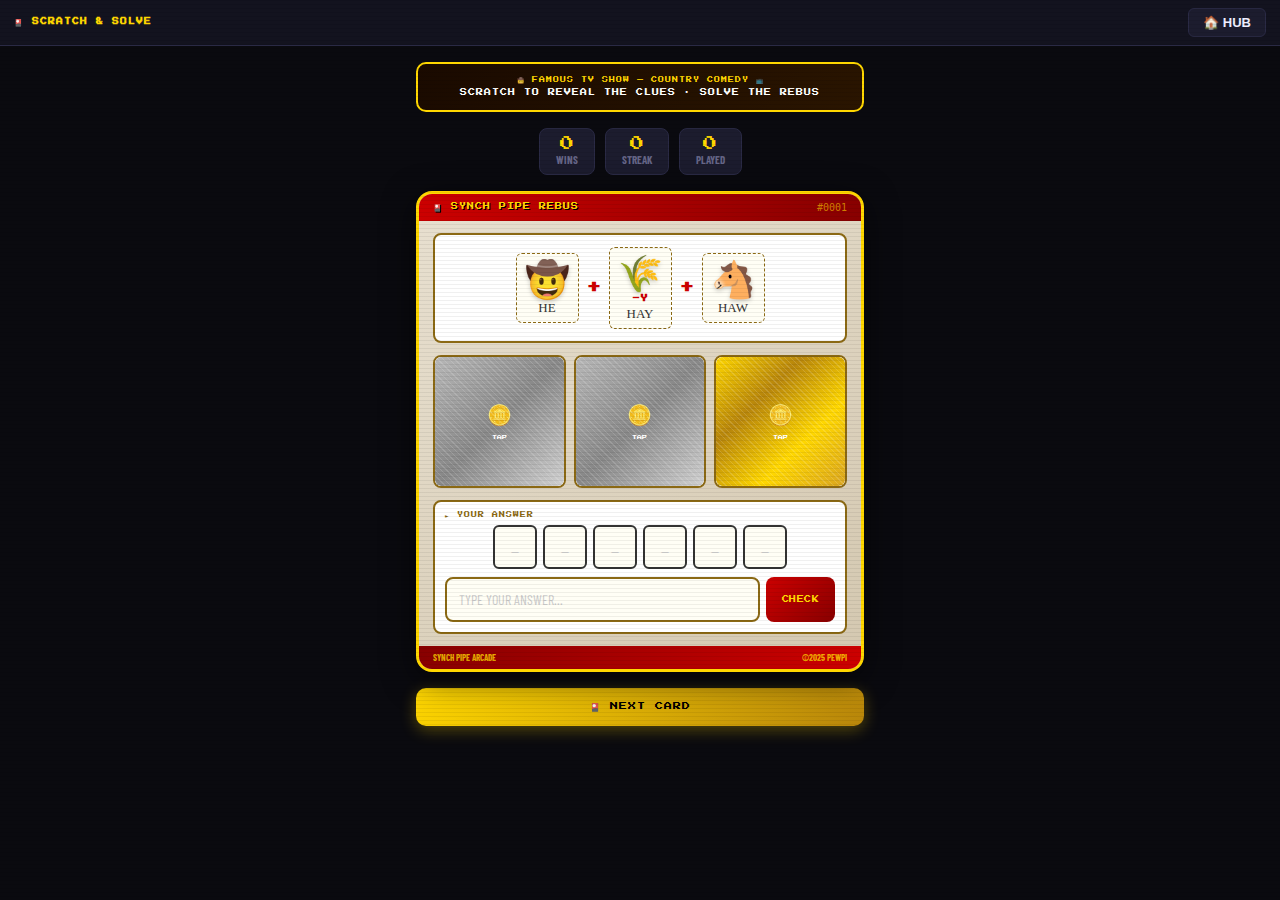
<file: scratch-solve.html>
<!DOCTYPE html>
<html lang="en">
<head>
<meta charset="UTF-8">
<meta name="viewport" content="width=device-width,initial-scale=1,maximum-scale=1,user-scalable=no">
<title>🎴 Scratch & Solve — Synch Pipe</title>
<link href="https://fonts.googleapis.com/css2?family=Press+Start+2P&family=Barlow+Condensed:wght@400;700;900&family=Permanent+Marker&display=swap" rel="stylesheet">
<style>
:root{
  --bg:#0a0a0f;--surf:#13131f;--panel:#1c1c2e;--bord:#2a2a45;
  --gold:#ffd700;--silver:#c0c0c0;--red:#ff3355;--green:#00cc66;
  --text:#eeeeff;--dim:#666688;
  --pixel:'Press Start 2P',monospace;
  --marker:'Permanent Marker',cursive;
  --ui:'Barlow Condensed',sans-serif;
}
*{box-sizing:border-box;margin:0;padding:0}
html,body{min-height:100%;background:var(--bg);color:var(--text);font-family:var(--ui);-webkit-tap-highlight-color:transparent;user-select:none}
body::after{content:'';position:fixed;inset:0;background:repeating-linear-gradient(0deg,transparent,transparent 3px,rgba(0,0,0,.06) 3px,rgba(0,0,0,.06) 4px);pointer-events:none;z-index:999}

/* TOP BAR */
#topbar{display:flex;align-items:center;gap:10px;padding:8px 14px;background:var(--surf);border-bottom:1px solid var(--bord);position:sticky;top:0;z-index:100}
#topbar h1{font-family:var(--pixel);font-size:7px;color:var(--gold);flex:1;letter-spacing:1px}
.tb-btn{padding:6px 14px;background:var(--panel);border:1px solid var(--bord);border-radius:6px;color:var(--text);font-size:13px;font-weight:700;cursor:pointer}
.tb-btn:active{border-color:var(--gold)}

/* MAIN */
#main{padding:16px;max-width:480px;margin:0 auto;display:flex;flex-direction:column;gap:16px}

/* HINT BANNER */
#hint-banner{
  background:linear-gradient(135deg,#1a0a00,#2a1500);
  border:2px solid var(--gold);
  border-radius:10px;
  padding:10px 14px;
  text-align:center;
  font-family:var(--pixel);
  font-size:6px;
  color:var(--gold);
  letter-spacing:1px;
  line-height:2;
}
#hint-banner span{color:#fff;font-size:7px}

/* THE CARD */
.scratch-card{
  background:linear-gradient(145deg,#e8e0d0,#d4c8b0);
  border-radius:16px;
  padding:14px;
  box-shadow:0 8px 32px rgba(0,0,0,.6),inset 0 1px 0 rgba(255,255,255,.4);
  border:3px solid var(--gold);
  position:relative;
  overflow:hidden;
}

/* card header stripe - classic 90s look */
.card-header{
  background:linear-gradient(90deg,#cc0000,#880000);
  margin:-14px -14px 12px -14px;
  padding:8px 14px;
  display:flex;
  align-items:center;
  justify-content:space-between;
}
.card-header-title{
  font-family:var(--pixel);
  font-size:7px;
  color:var(--gold);
  letter-spacing:1px;
  text-shadow:1px 1px 0 #000;
}
.card-serial{font-size:10px;color:rgba(255,215,0,.6);font-family:monospace}

/* REBUS PUZZLE AREA */
.rebus-area{
  background:#fff;
  border:2px solid #8B6914;
  border-radius:8px;
  padding:12px;
  margin-bottom:12px;
  display:flex;
  align-items:center;
  justify-content:center;
  gap:4px;
  flex-wrap:wrap;
  min-height:80px;
}
.rebus-panel{
  display:flex;
  flex-direction:column;
  align-items:center;
  gap:4px;
  padding:6px 8px;
  border:1px dashed #8B6914;
  border-radius:6px;
  background:#fffef5;
  min-width:60px;
}
.rebus-img{font-size:36px;line-height:1;filter:drop-shadow(0 2px 2px rgba(0,0,0,.2))}
.rebus-sign{
  font-family:var(--pixel);
  font-size:8px;
  color:#cc0000;
  font-weight:900;
}
.rebus-label{
  font-family:var(--marker);
  font-size:13px;
  color:#333;
}
.rebus-op{
  font-family:var(--pixel);
  font-size:14px;
  color:#cc0000;
  font-weight:900;
  padding:0 4px;
  align-self:center;
}

/* SCRATCH PANELS */
.scratch-grid{
  display:grid;
  grid-template-columns:1fr 1fr 1fr;
  gap:8px;
  margin-bottom:12px;
}
.scratch-panel{
  position:relative;
  border-radius:8px;
  overflow:hidden;
  aspect-ratio:1;
  background:#f5f0e8;
  border:2px solid #8B6914;
  cursor:pointer;
}
.scratch-reveal{
  position:absolute;
  inset:0;
  display:flex;
  flex-direction:column;
  align-items:center;
  justify-content:center;
  gap:4px;
  padding:4px;
  background:#f5f0e8;
}
.scratch-emoji{font-size:28px;line-height:1}
.scratch-label{
  font-family:var(--pixel);
  font-size:5px;
  color:#333;
  text-align:center;
  line-height:1.4;
}
.scratch-cover{
  position:absolute;
  inset:0;
  border-radius:6px;
  display:flex;
  align-items:center;
  justify-content:center;
  font-family:var(--pixel);
  font-size:6px;
  color:#fff;
  flex-direction:column;
  gap:4px;
  transition:opacity .3s;
  cursor:pointer;
}
.scratch-cover.silver{background:linear-gradient(135deg,#b8b8b8,#888,#d0d0d0,#999,#c0c0c0);background-size:200% 200%}
.scratch-cover.gold{background:linear-gradient(135deg,#ffd700,#b8860b,#ffd700,#daa520)}
.scratch-cover.hidden{opacity:0;pointer-events:none}
.scratch-lines{position:absolute;inset:0;background:repeating-linear-gradient(45deg,transparent,transparent 3px,rgba(255,255,255,.15) 3px,rgba(255,255,255,.15) 4px);pointer-events:none}
.scratch-icon{font-size:20px}

/* ANSWER BOX */
.answer-section{
  background:#fff;
  border:2px solid #8B6914;
  border-radius:8px;
  padding:10px;
}
.answer-label{
  font-family:var(--pixel);
  font-size:6px;
  color:#8B6914;
  margin-bottom:6px;
  letter-spacing:1px;
}
.answer-boxes{
  display:flex;
  gap:6px;
  justify-content:center;
  margin-bottom:8px;
}
.answer-box{
  width:44px;
  height:44px;
  border:2px solid #333;
  border-radius:6px;
  background:#fffef5;
  display:flex;
  align-items:center;
  justify-content:center;
  font-family:var(--marker);
  font-size:22px;
  color:#333;
  text-transform:uppercase;
  transition:all .2s;
}
.answer-box.correct{background:#d4edda;border-color:#28a745;color:#155724}
.answer-box.wrong{background:#f8d7da;border-color:#dc3545;color:#721c24}
.answer-box.blank{color:#ccc;font-size:14px}

.guess-row{display:flex;gap:6px}
#guess-input{
  flex:1;
  padding:10px 12px;
  background:#fffef5;
  border:2px solid #8B6914;
  border-radius:8px;
  font-family:var(--marker);
  font-size:18px;
  color:#333;
  text-transform:uppercase;
}
#guess-input::placeholder{color:#ccc;font-size:14px;font-family:var(--ui)}
#guess-input:focus{outline:none;border-color:#cc0000}
#guess-btn{
  padding:10px 16px;
  background:linear-gradient(135deg,#cc0000,#880000);
  border:none;
  border-radius:8px;
  color:var(--gold);
  font-family:var(--pixel);
  font-size:7px;
  cursor:pointer;
  letter-spacing:.5px;
}
#guess-btn:active{filter:brightness(1.2)}

/* RESULT */
#result{
  text-align:center;
  font-family:var(--pixel);
  font-size:8px;
  padding:10px;
  border-radius:8px;
  display:none;
}
#result.win{background:#d4edda;color:#155724;border:2px solid #28a745;display:block}
#result.lose{background:#f8d7da;color:#721c24;border:2px solid #dc3545;display:block}

/* CARD FOOTER */
.card-footer{
  background:linear-gradient(90deg,#880000,#cc0000);
  margin:12px -14px -14px -14px;
  padding:6px 14px;
  display:flex;
  justify-content:space-between;
  align-items:center;
}
.card-footer-text{font-size:9px;color:rgba(255,215,0,.8);font-family:var(--ui);font-weight:700}

/* NEW CARD BTN */
#new-card-btn{
  width:100%;
  padding:14px;
  background:linear-gradient(135deg,var(--gold),#b8860b);
  border:none;
  border-radius:10px;
  color:#000;
  font-family:var(--pixel);
  font-size:8px;
  cursor:pointer;
  letter-spacing:1px;
  box-shadow:0 4px 16px rgba(255,215,0,.3);
}
#new-card-btn:active{filter:brightness(1.1);transform:scale(.98)}

/* SCORE */
#scoreboard{
  display:flex;
  gap:10px;
  justify-content:center;
}
.score-box{
  background:var(--panel);
  border:1px solid var(--bord);
  border-radius:8px;
  padding:8px 16px;
  text-align:center;
}
.score-num{font-family:var(--pixel);font-size:14px;color:var(--gold)}
.score-lbl{font-size:11px;color:var(--dim);font-weight:700;margin-top:2px}
</style>
</head>
<body>

<div id="topbar">
  <h1>🎴 SCRATCH & SOLVE</h1>
  <button class="tb-btn" onclick="location.href='../index.html'">🏠 HUB</button>
</div>

<div id="main">

  <!-- HINT -->
  <div id="hint-banner">
    🤠 FAMOUS TV SHOW — COUNTRY COMEDY 📺<br>
    <span>SCRATCH TO REVEAL THE CLUES · SOLVE THE REBUS</span>
  </div>

  <!-- SCOREBOARD -->
  <div id="scoreboard">
    <div class="score-box"><div class="score-num" id="score-wins">0</div><div class="score-lbl">WINS</div></div>
    <div class="score-box"><div class="score-num" id="score-streak">0</div><div class="score-lbl">STREAK</div></div>
    <div class="score-box"><div class="score-num" id="score-played">0</div><div class="score-lbl">PLAYED</div></div>
  </div>

  <!-- SCRATCH CARD -->
  <div class="scratch-card" id="card">
    <div class="card-header">
      <span class="card-header-title">🎴 SYNCH PIPE REBUS</span>
      <span class="card-serial" id="card-serial">#0001</span>
    </div>

    <!-- REBUS PUZZLE -->
    <div class="rebus-area" id="rebus-area">
      <!-- built by JS -->
    </div>

    <!-- SCRATCH PANELS -->
    <div class="scratch-grid" id="scratch-grid">
      <!-- built by JS -->
    </div>

    <!-- ANSWER -->
    <div class="answer-section">
      <div class="answer-label">► YOUR ANSWER</div>
      <div class="answer-boxes" id="answer-boxes"></div>
      <div class="guess-row">
        <input type="text" id="guess-input" placeholder="type your answer..." maxlength="20" autocomplete="off" autocorrect="off" spellcheck="false">
        <button id="guess-btn" onclick="checkAnswer()">CHECK</button>
      </div>
    </div>

    <div id="result"></div>

    <div class="card-footer">
      <span class="card-footer-text">SYNCH PIPE ARCADE</span>
      <span class="card-footer-text">©2025 PEWPI</span>
    </div>
  </div>

  <button id="new-card-btn" onclick="nextCard()">🎴 NEXT CARD</button>

</div>

<script>
// ── PUZZLE DATA ──
// Each puzzle: rebus panels (emoji + label + optional modifier), answer
const PUZZLES = [
  {
    hint: '🤠 FAMOUS TV SHOW — COUNTRY COMEDY 📺',
    answer: 'HEEHAW',
    rebus: [
      {emoji:'🤠', label:'HE', sign:null},
      {op:'+'},
      {emoji:'🌾', label:'HAY', sign:'-Y'},
      {op:'+'},
      {emoji:'🐴', label:'HAW', sign:null},
    ],
    scratches: [
      {emoji:'🤠', label:'COWBOY HAT MAN\n= HE'},
      {emoji:'🌾', label:'STRAW -Y\n= HA'},
      {emoji:'🐴', label:'DONKEY SOUND\n= HAW'},
    ]
  },
  {
    hint: '🎮 80s CLASSIC PLUMBER 🍄',
    answer: 'MARIO',
    rebus: [
      {emoji:'🎯', label:'MAR', sign:null},
      {op:'+'},
      {emoji:'👁️', label:'EYE', sign:'-EY'},
      {op:'+'},
      {emoji:'🅾️', label:'O', sign:null},
    ],
    scratches: [
      {emoji:'🎯', label:'TARGET = MAR'},
      {emoji:'👁️', label:'EYE -EY = I'},
      {emoji:'🅾️', label:'LETTER O = O'},
    ]
  },
  {
    hint: '🕹️ CLASSIC ARCADE GHOST GAME 👻',
    answer: 'PACMAN',
    rebus: [
      {emoji:'📦', label:'PACK', sign:'-K'},
      {op:'+'},
      {emoji:'👨', label:'MAN', sign:null},
    ],
    scratches: [
      {emoji:'📦', label:'PACK -K = PAC'},
      {emoji:'👨', label:'MAN = MAN'},
      {emoji:'👻', label:'HINT: GHOSTS!'},
    ]
  },
  {
    hint: '🗡️ ELF HERO OF HYRULE 🌟',
    answer: 'ZELDA',
    rebus: [
      {emoji:'⚡', label:'ZAP', sign:'-AP'},
      {op:'+'},
      {emoji:'💪', label:'EL', sign:null},
      {op:'+'},
      {emoji:'🦆', label:'DA', sign:null},
    ],
    scratches: [
      {emoji:'⚡', label:'ZAP -AP = Z'},
      {emoji:'💪', label:'ELBOW = EL'},
      {emoji:'🦆', label:'DA DUCK = DA'},
    ]
  },
  {
    hint: '🦔 FAST BLUE GAME CHARACTER 💨',
    answer: 'SONIC',
    rebus: [
      {emoji:'🎵', label:'SONG', sign:'-G'},
      {op:'+'},
      {emoji:'🧊', label:'ICE', sign:'-E'},
    ],
    scratches: [
      {emoji:'🎵', label:'SONG -G = SON'},
      {emoji:'🧊', label:'ICE -E = IC'},
      {emoji:'💨', label:'HINT: FAST!'},
    ]
  },
];

let cardNum = 0;
let currentPuzzle = null;
let revealed = [];
let wins = 0, streak = 0, played = 0;

function nextCard() {
  cardNum++;
  document.getElementById('card-serial').textContent = '#' + String(cardNum).padStart(4,'0');
  document.getElementById('result').className = '';
  document.getElementById('result').style.display = 'none';
  document.getElementById('guess-input').value = '';
  currentPuzzle = PUZZLES[(cardNum - 1) % PUZZLES.length];
  revealed = new Array(currentPuzzle.scratches.length).fill(false);
  buildRebus();
  buildScratches();
  buildAnswerBoxes();
}

function buildRebus() {
  const area = document.getElementById('rebus-area');
  area.innerHTML = '';
  currentPuzzle.rebus.forEach(item => {
    if (item.op) {
      const op = document.createElement('div');
      op.className = 'rebus-op';
      op.textContent = item.op;
      area.appendChild(op);
    } else {
      const panel = document.createElement('div');
      panel.className = 'rebus-panel';
      panel.innerHTML = `
        <div class="rebus-img">${item.emoji}</div>
        ${item.sign ? `<div class="rebus-sign">${item.sign}</div>` : ''}
        <div class="rebus-label">${item.label}</div>
      `;
      area.appendChild(panel);
    }
  });
}

function buildScratches() {
  const grid = document.getElementById('scratch-grid');
  grid.innerHTML = '';
  currentPuzzle.scratches.forEach((s, i) => {
    const panel = document.createElement('div');
    panel.className = 'scratch-panel';
    panel.innerHTML = `
      <div class="scratch-reveal">
        <div class="scratch-emoji">${s.emoji}</div>
        <div class="scratch-label">${s.label.replace(/\n/g,'<br>')}</div>
      </div>
      <div class="scratch-cover ${i === currentPuzzle.scratches.length - 1 ? 'gold' : 'silver'}" id="cover-${i}" onclick="scratch(${i})">
        <div class="scratch-lines"></div>
        <div class="scratch-icon">🪙</div>
        <div style="font-family:var(--pixel);font-size:5px;color:#fff;margin-top:4px">TAP</div>
      </div>
    `;
    grid.appendChild(panel);
  });
}

function buildAnswerBoxes() {
  const boxes = document.getElementById('answer-boxes');
  boxes.innerHTML = '';
  const ans = currentPuzzle.answer;
  for (let i = 0; i < ans.length; i++) {
    const box = document.createElement('div');
    box.className = 'answer-box blank';
    box.id = `box-${i}`;
    box.textContent = '_';
    boxes.appendChild(box);
  }
}

function scratch(i) {
  const cover = document.getElementById(`cover-${i}`);
  if (!cover) return;
  // animate scratch reveal
  cover.style.transition = 'opacity .4s, transform .4s';
  cover.style.opacity = '0';
  cover.style.transform = 'scale(1.05)';
  setTimeout(() => cover.classList.add('hidden'), 400);
  revealed[i] = true;
}

function checkAnswer() {
  const guess = document.getElementById('guess-input').value.trim().toUpperCase().replace(/\s/g,'');
  const answer = currentPuzzle.answer.toUpperCase();
  const boxes = document.getElementById('answer-boxes');
  const result = document.getElementById('result');

  // fill boxes
  for (let i = 0; i < answer.length; i++) {
    const box = document.getElementById(`box-${i}`);
    if (!box) continue;
    const guessChar = guess[i] || '';
    box.textContent = guessChar || '_';
    box.className = 'answer-box ' + (guessChar === answer[i] ? 'correct' : guessChar ? 'wrong' : 'blank');
  }

  played++;
  document.getElementById('score-played').textContent = played;

  if (guess === answer) {
    wins++;
    streak++;
    result.className = 'win';
    result.textContent = '🎉 CORRECT! ' + answer + '!';
    result.style.display = 'block';
    document.getElementById('score-wins').textContent = wins;
    document.getElementById('score-streak').textContent = streak;
    // reveal all scratches
    currentPuzzle.scratches.forEach((_, i) => scratch(i));
  } else {
    streak = 0;
    result.className = 'lose';
    result.textContent = '❌ NOPE! TRY AGAIN...';
    result.style.display = 'block';
    document.getElementById('score-streak').textContent = streak;
    setTimeout(() => { result.style.display = 'none'; }, 1500);
  }
}

document.getElementById('guess-input').addEventListener('keydown', e => {
  if (e.key === 'Enter') checkAnswer();
});

// start
nextCard();
</script>
</body>
</html>
</file>
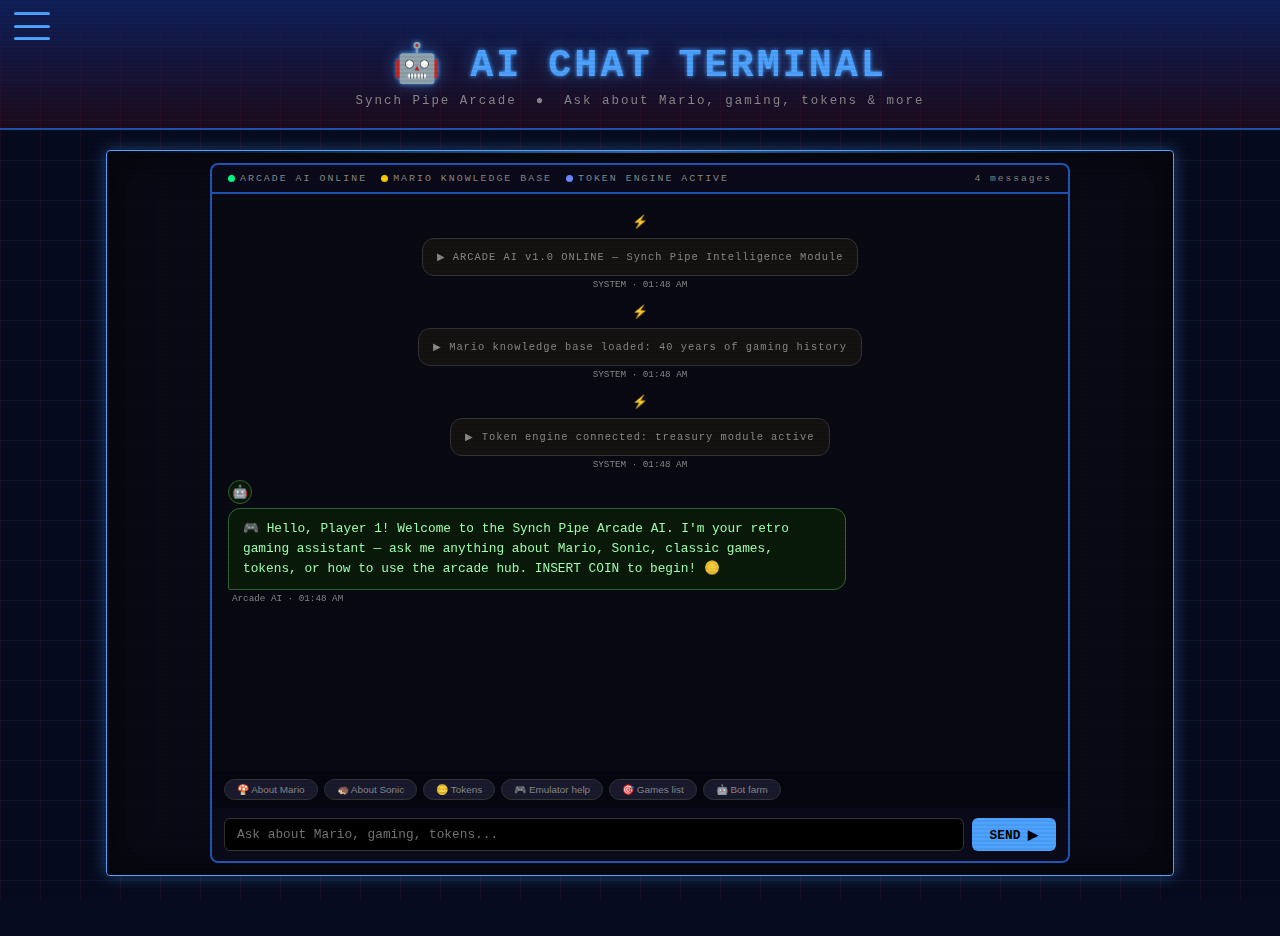
<file: pages/ai-chat.html>
<!DOCTYPE html>
<html lang="en">
<head>
  <meta charset="UTF-8" />
  <meta name="viewport" content="width=device-width, initial-scale=1.0" />
  <title>AI Chat Terminal — Synch Pipe Arcade</title>
  <link rel="stylesheet" href="../css/infinity-theme.css" />
  <style>
    .chat-layout {
      display: flex;
      flex-direction: column;
      height: calc(100vh - 200px);
      min-height: 500px;
      max-width: 860px;
      margin: 0 auto;
    }
    .chat-status-bar {
      display: flex;
      align-items: center;
      gap: 10px;
      padding: 8px 16px;
      background: #0a0a1a;
      border: 2px solid var(--gold-dim);
      border-radius: 8px 8px 0 0;
      font-size: 0.62rem;
      color: var(--text-dim);
      letter-spacing: 2px;
      flex-wrap: wrap;
      gap: 14px;
    }
    .status-pill {
      display: flex;
      align-items: center;
      gap: 5px;
    }
    .s-dot {
      width: 7px; height: 7px; border-radius: 50%;
      background: #00ff88;
      animation: spulse 2s infinite;
      display: inline-block;
    }
    @keyframes spulse { 0%,100%{opacity:1;box-shadow:0 0 4px rgba(0,255,136,0.6)} 50%{opacity:0.6;box-shadow:none} }
    .chat-messages {
      flex: 1;
      overflow-y: auto;
      background: var(--bg-card);
      border-left: 2px solid var(--gold-dim);
      border-right: 2px solid var(--gold-dim);
      padding: 16px;
      display: flex;
      flex-direction: column;
      gap: 10px;
      scrollbar-width: thin;
      scrollbar-color: var(--gold-dim) #000;
    }
    .chat-messages::-webkit-scrollbar { width: 5px; }
    .chat-messages::-webkit-scrollbar-thumb { background: var(--gold-dim); }
    .msg {
      display: flex;
      flex-direction: column;
      max-width: 75%;
    }
    .msg.user { align-self: flex-end; align-items: flex-end; }
    .msg.ai   { align-self: flex-start; align-items: flex-start; }
    .msg.sys  { align-self: center; align-items: center; max-width: 100%; }
    .msg-bubble {
      padding: 10px 14px;
      border-radius: 12px;
      font-size: 0.8rem;
      line-height: 1.55;
      word-break: break-word;
    }
    .msg.user  .msg-bubble { background: #1a1a3e; border: 1px solid var(--gold-dim); color: var(--text); border-radius: 12px 12px 2px 12px; }
    .msg.ai    .msg-bubble { background: #0a1a0a; border: 1px solid #336633; color: #a0ffb0; border-radius: 12px 12px 12px 2px; font-family: var(--font-mono); }
    .msg.sys   .msg-bubble { background: rgba(255,204,0,0.05); border: 1px solid #333; color: var(--text-dim); font-size: 0.65rem; letter-spacing: 1px; }
    .msg-meta { font-size: 0.58rem; color: var(--text-dim); margin-top: 3px; padding: 0 4px; }
    .msg.user .msg-meta { text-align: right; }
    .avatar {
      width: 24px; height: 24px; border-radius: 50%;
      display: flex; align-items: center; justify-content: center;
      font-size: 0.8rem; margin-bottom: 4px;
    }
    .msg.ai .avatar { background: #0a1a0a; border: 1px solid #336633; }
    .msg.user .avatar { background: #1a1a3e; border: 1px solid var(--gold-dim); }
    /* Typing indicator */
    .typing-indicator {
      display: none;
      align-self: flex-start;
      background: #0a1a0a;
      border: 1px solid #336633;
      border-radius: 12px;
      padding: 8px 14px;
      gap: 4px;
      align-items: center;
    }
    .typing-indicator.visible { display: flex; }
    .typing-dot {
      width: 7px; height: 7px; border-radius: 50%; background: #00ff88;
      animation: tdot 1.2s infinite;
    }
    .typing-dot:nth-child(2) { animation-delay: 0.2s; }
    .typing-dot:nth-child(3) { animation-delay: 0.4s; }
    @keyframes tdot { 0%,60%,100%{transform:translateY(0);opacity:0.4} 30%{transform:translateY(-6px);opacity:1} }
    /* Input row */
    .chat-input-row {
      display: flex;
      gap: 8px;
      background: #0a0a1a;
      border: 2px solid var(--gold-dim);
      border-top: none;
      border-radius: 0 0 8px 8px;
      padding: 10px 12px;
    }
    #chat-input {
      flex: 1;
      background: #000;
      border: 1px solid #333;
      border-radius: 6px;
      color: var(--text);
      font-family: var(--font-mono);
      font-size: 0.8rem;
      padding: 8px 12px;
      outline: none;
      transition: border-color 0.2s;
    }
    #chat-input:focus { border-color: var(--gold-dim); }
    #chat-send {
      background: var(--gold);
      border: none;
      border-radius: 6px;
      color: #000;
      font-family: var(--font-mono);
      font-size: 0.8rem;
      font-weight: bold;
      padding: 8px 18px;
      cursor: pointer;
      transition: opacity 0.15s;
    }
    #chat-send:hover { opacity: 0.8; }
    /* Suggested chips */
    .suggestions {
      display: flex;
      flex-wrap: wrap;
      gap: 6px;
      padding: 8px 12px;
      background: #060610;
      border-left: 2px solid var(--gold-dim);
      border-right: 2px solid var(--gold-dim);
    }
    .chip {
      background: #1a1a2e;
      border: 1px solid #333;
      border-radius: 16px;
      color: var(--text-dim);
      font-size: 0.62rem;
      padding: 4px 12px;
      cursor: pointer;
      transition: all 0.15s;
    }
    .chip:hover { background: var(--gold); color: #000; border-color: var(--gold); }
  </style>
</head>
<body>

  <div id="star-overlay" aria-hidden="true"></div>

  <input type="checkbox" id="nav-toggle" aria-label="Toggle navigation" />
  <label class="hamburger" for="nav-toggle" aria-label="Menu">
    <span></span><span></span><span></span>
  </label>

  <nav class="nav-drawer" aria-label="Site navigation">
    <h3>&#9658; Navigate</h3>
    <a href="../index.html">&#x1F3E0; Hub</a>
    <h3 style="margin-top:16px">&#9658; Pages</h3>
    <a href="nes-emulator.html">&#x1F3AE; NES Emulator</a>
    <a href="snes-emulator.html">&#x1F3AE; SNES Emulator</a>
    <a href="genesis-emulator.html">&#x1F3AE; Genesis Emulator</a>
    <a href="evolution-timeline.html">&#x1F4C8; Evolution Timeline</a>
    <a href="jukebox-aerobics.html">&#x1F3B5; Jukebox Aerobics</a>
    <a href="terminal-bot.html">&#x1F4BB; Terminal &amp; Bot</a>
    <a href="character-builder.html">&#x1F3A8; Character Builder</a>
    <a href="ai-chat.html">&#x1F916; AI Chat</a>
    <a href="video-gallery.html">&#x1F4FA; Video Gallery</a>
  </nav>

  <header id="site-header">
    <h1>&#x1F916; AI Chat Terminal</h1>
    <p class="tagline">Synch Pipe Arcade &nbsp;&#9679;&nbsp; Ask about Mario, gaming, tokens &amp; more</p>
  </header>

  <main id="main-content">
    <section class="panel full-width" style="padding:12px">
      <div class="chat-layout">

        <div class="chat-status-bar">
          <div class="status-pill"><span class="s-dot"></span> ARCADE AI ONLINE</div>
          <div class="status-pill"><span class="s-dot" style="background:#ffcc00"></span> MARIO KNOWLEDGE BASE</div>
          <div class="status-pill"><span class="s-dot" style="background:#6b8cff"></span> TOKEN ENGINE ACTIVE</div>
          <span style="margin-left:auto;font-size:0.6rem" id="msg-count">0 messages</span>
        </div>

        <div class="chat-messages" id="chat-messages">
          <!-- Messages injected here -->
        </div>

        <div class="typing-indicator" id="typing-indicator">
          <div class="typing-dot"></div>
          <div class="typing-dot"></div>
          <div class="typing-dot"></div>
        </div>

        <div class="suggestions" id="suggestions">
          <button class="chip" onclick="quickSend('Tell me about Mario')">🍄 About Mario</button>
          <button class="chip" onclick="quickSend('What is Sonic?')">🦔 About Sonic</button>
          <button class="chip" onclick="quickSend('How do tokens work?')">🪙 Tokens</button>
          <button class="chip" onclick="quickSend('Help me with the emulator')">🎮 Emulator help</button>
          <button class="chip" onclick="quickSend('What games are available?')">🎯 Games list</button>
          <button class="chip" onclick="quickSend('Tell me about the bot farm')">🤖 Bot farm</button>
        </div>

        <div class="chat-input-row">
          <input type="text" id="chat-input" placeholder="Ask about Mario, gaming, tokens..." aria-label="Chat input" maxlength="500" />
          <button id="chat-send">SEND ▶</button>
        </div>

      </div>
    </section>
  </main>

  <script src="../js/navigation.js"></script>
  <script>
    var msgCount = 0;

    var AI_RESPONSES = {
      mario: [
        "🍄 Mario is Nintendo's iconic plumber, created by Shigeru Miyamoto in 1981! He started as 'Jumpman' in Donkey Kong and got his name from Nintendo of America's landlord. His mission: rescue Princess Peach from the evil Bowser across the Mushroom Kingdom!",
        "🏰 Did you know Mario's full name is **Mario Mario**? It was made official in the 1993 movie, much to everyone's amusement. He's appeared in over 200 games and is the best-selling video game franchise of all time with 800 million+ copies sold!",
        "⭐ Super Mario Bros. (1985) essentially saved the North American video game industry after the crash of 1983. It sold 40 million copies on the NES and introduced the world to mushrooms, fire flowers, and those iconic green pipes!"
      ],
      sonic: [
        "🦔 Sonic the Hedgehog is Sega's speedy blue mascot, created in 1991 to compete with Nintendo's Mario. He was designed to embody attitude and speed — a direct challenge to Mario's wholesome platforming. The Genesis/Mega Drive rivalry defined a generation!",
        "💨 Sonic can run at 768 mph according to Sega lore — nearly the speed of sound! His real first name is revealed in some media as 'Ogilvie Maurice Hedgehog', which is why he goes by Sonic. You would too.",
        "🎮 Sonic the Hedgehog (1991) on the Genesis was Sega's answer to Super Mario Bros. The loop-de-loops, speed gameplay, and attitude made it an instant classic. Check it out in our Genesis Emulator!"
      ],
      token: [
        "🪙 The MARIO-TOKENS system is a retro-gaming economy layer! Tokens are minted through gameplay actions — collect coins, defeat Bowser, complete levels. Each token is stored in the treasury module and can power up bot farm operations!",
        "💰 Token types include: Gold Coins (basic), Star Tokens (invincibility tier), Mushroom Tokens (growth multiplier), and Fire Flower Tokens (offensive capability). The treasury tracks all minting and burning events in real time!",
        "⚡ The bot farm can automatically generate tokens through the Mongoose.os webhook integration. Scan the network, detect active nodes, and watch tokens flow into the treasury. Use the Terminal page to run token commands!"
      ],
      bot: [
        "🤖 The Bot Farm module connects to Mongoose.os webhooks to automate token generation and script management. Each bot agent can scan, fix, and deploy on the Synch Pipe network. Try the Terminal & Bot Farm page!",
        "🔧 Bot commands: SCAN (discover network nodes), FIX (repair broken scripts using ScriptRepair module), GENERATE (mint new tokens), DEPLOY (launch a new bot agent). The terminal accepts all these commands directly!",
        "📡 Mongoose.os integration uses HTTP/MQTT/WebSocket protocols to connect your device fleet. Configure the device ID and webhook URL in the Terminal & Bot page to get your nodes talking to the arcade hub!"
      ],
      emulator: [
        "🎮 The arcade hub has three emulators powered by EmulatorJS: NES (nintendo), SNES (snes9x core), and Genesis (segaMD core). All ROMs are loaded from Internet Archive — completely legal for classic abandonware titles!",
        "🕹️ Controls: Arrow keys for movement, Z=B, X=A on NES; Z=B, X=A, A=Y, S=X on SNES; Z/X/C for Genesis A/B/C buttons. Press F for fullscreen. You can also use the on-screen controller buttons!",
        "📀 ROM Search lets you find games on archive.org's massive collection. The Internet Archive hosts millions of ROMs under preservation rights. Type a game name and hit SEARCH to find it, then click LOAD to play instantly!"
      ],
      game: [
        "🎯 Available games: NES has 8 titles (Mario 1&3, Zelda, Contra, Metroid, DuckTales, Mega Man 2, Castlevania). SNES has 6 (Mario World, Mario Kart, Zelda LttP, DK Country, Mega Man X, Street Fighter II). Genesis has 6 (Sonic 1&2, Streets of Rage, MK, Earthworm Jim, Golden Axe)!",
        "🏆 Top recommendation: Start with Super Mario Bros. on NES for the classic experience, move to Super Mario World on SNES for the definitive 2D Mario, then try Sonic the Hedgehog on Genesis for the ultimate 16-bit rivalry experience!",
        "🌟 Pro tip: In Super Mario Bros., hold B and run to the flagpole at full speed to earn maximum points. In Super Mario World, find the secret Star Road by discovering the hidden exit in Donut Plains 1. Happy hunting!"
      ],
      help: [
        "🆘 Here's what I can help with:\n• **Mario** — history, games, facts\n• **Sonic** — Sega lore and trivia\n• **Tokens** — the MARIO-TOKENS economy\n• **Bot farm** — Mongoose.os integration\n• **Emulator** — how to play ROMs\n• **Games** — recommendations and tips\n\nJust ask me anything gaming-related!",
        "💡 Quick navigation tips:\n🎮 NES/SNES/Genesis Emulator — play classic ROMs\n📈 Evolution Timeline — Mario's history 1981-2010\n🎵 Jukebox Aerobics — 100-track playlist\n💻 Terminal & Bot — run commands & mint tokens\n🎨 Character Builder — pixel art studio\n📺 Video Gallery — classic game videos"
      ],
      default: [
        "🤖 Interesting question! As the Synch Pipe Arcade AI, I specialize in retro gaming knowledge. Try asking me about Mario, Sonic, tokens, the emulators, or the bot farm system!",
        "🎮 I'm not sure about that one, but I know everything about 80s and 90s gaming! Ask me about Super Mario Bros., the NES/SNES/Genesis era, or how the MARIO-TOKENS system works.",
        "⭐ That's outside my ROM library! But I can tell you about Mario's 40-year history, explain the token economy, or help you navigate the Synch Pipe Arcade hub. What retro gaming topic interests you?",
        "🍄 Hmm, let me search my power-up inventory... The answer might be in World 4-2! In the meantime, try asking about Mario, Sonic, tokens, the emulators, or the bot farm."
      ]
    };

    function getResponse(input) {
      var lower = input.toLowerCase();
      var key = 'default';
      if (/mario|mushroom|bowser|peach|luigi|toad|koopa|yoshi|nintendo/.test(lower)) key = 'mario';
      else if (/sonic|sega|genesis|hedgehog|tails|knuckles/.test(lower))             key = 'sonic';
      else if (/token|coin|mint|treasury|economy|currency/.test(lower))              key = 'token';
      else if (/bot|farm|mongoose|webhook|agent|deploy|scan/.test(lower))            key = 'bot';
      else if (/emulator|emulation|rom|core|nes|snes|play|load/.test(lower))         key = 'emulator';
      else if (/game|play|title|available|recommend|list/.test(lower))               key = 'game';
      else if (/help|what|how|who|where|guide/.test(lower))                          key = 'help';
      var arr = AI_RESPONSES[key] || AI_RESPONSES.default;
      return arr[Math.floor(Math.random() * arr.length)];
    }

    function addMessage(text, role) {
      var msgs = document.getElementById('chat-messages');
      var now  = new Date().toLocaleTimeString([], { hour: '2-digit', minute: '2-digit' });

      var div = document.createElement('div');
      div.className = 'msg ' + role;

      var avatar = document.createElement('div');
      avatar.className = 'avatar';
      avatar.textContent = role === 'ai' ? '🤖' : role === 'sys' ? '⚡' : '👤';

      var bubble = document.createElement('div');
      bubble.className = 'msg-bubble';
      bubble.textContent = text;

      var meta = document.createElement('div');
      meta.className = 'msg-meta';
      meta.textContent = (role === 'user' ? 'You' : role === 'sys' ? 'SYSTEM' : 'Arcade AI') + ' · ' + now;

      div.appendChild(avatar);
      div.appendChild(bubble);
      div.appendChild(meta);
      msgs.appendChild(div);
      msgs.scrollTop = msgs.scrollHeight;

      msgCount++;
      document.getElementById('msg-count').textContent = msgCount + ' message' + (msgCount !== 1 ? 's' : '');
      return bubble;
    }

    function addSysMsg(text) { addMessage(text, 'sys'); }

    function sendMessage(text) {
      var trimmed = text.trim();
      if (!trimmed) return;
      addMessage(trimmed, 'user');
      document.getElementById('chat-input').value = '';

      // Show typing indicator
      var ti = document.getElementById('typing-indicator');
      ti.classList.add('visible');
      document.getElementById('chat-messages').scrollTop = document.getElementById('chat-messages').scrollHeight;

      var delay = 800 + Math.random() * 1200;
      setTimeout(function () {
        ti.classList.remove('visible');
        var response = getResponse(trimmed);
        addMessage(response, 'ai');
      }, delay);
    }

    function quickSend(text) {
      sendMessage(text);
    }

    document.getElementById('chat-send').addEventListener('click', function () {
      sendMessage(document.getElementById('chat-input').value);
    });
    document.getElementById('chat-input').addEventListener('keypress', function (e) {
      if (e.key === 'Enter') sendMessage(this.value);
    });

    // System boot messages
    addSysMsg('▶ ARCADE AI v1.0 ONLINE — Synch Pipe Intelligence Module');
    addSysMsg('▶ Mario knowledge base loaded: 40 years of gaming history');
    addSysMsg('▶ Token engine connected: treasury module active');
    setTimeout(function () {
      addMessage("🎮 Hello, Player 1! Welcome to the Synch Pipe Arcade AI. I'm your retro gaming assistant — ask me anything about Mario, Sonic, classic games, tokens, or how to use the arcade hub. INSERT COIN to begin! 🪙", 'ai');
    }, 600);
  </script>
</body>
</html>
</file>
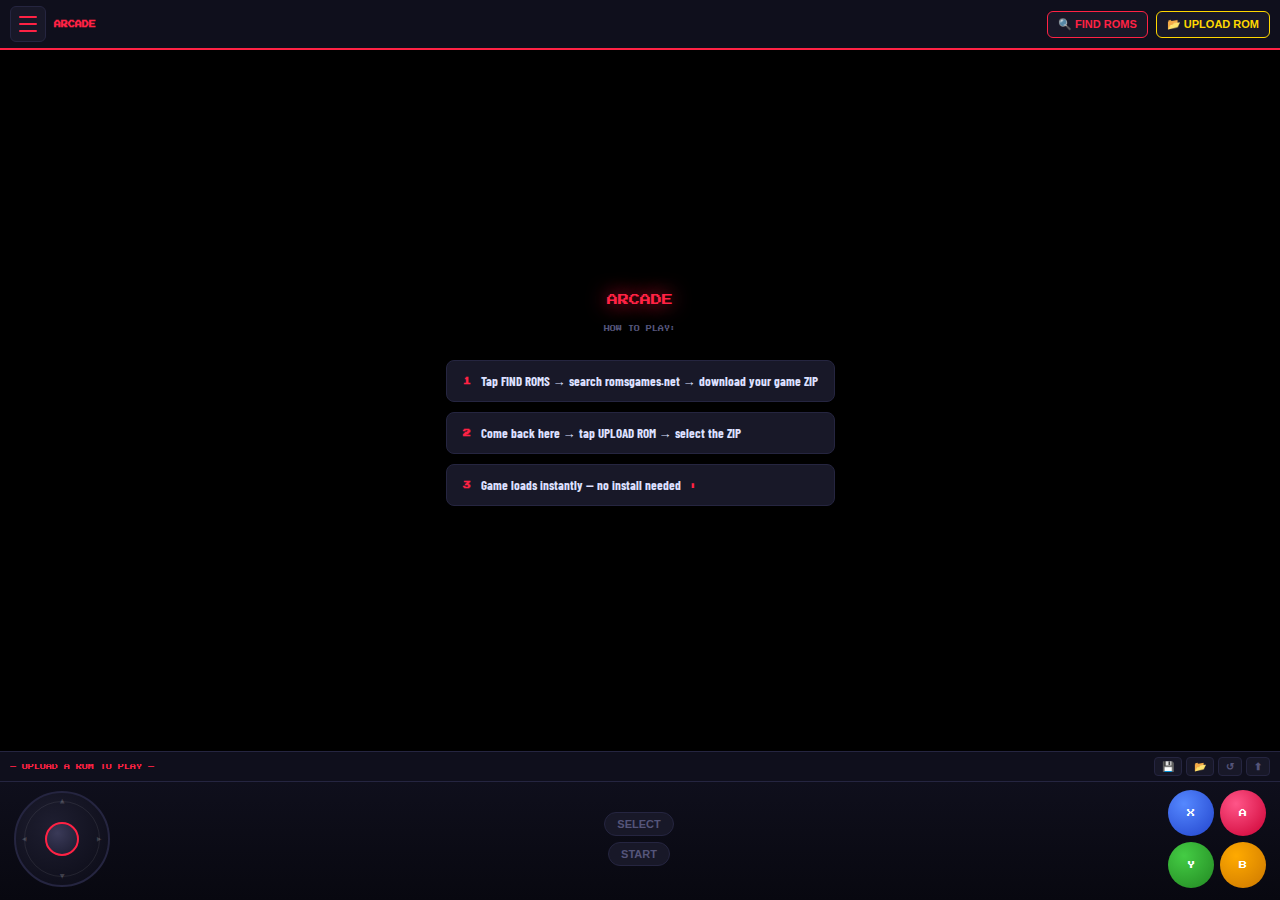
<file: pages/arcade-emulator.html>
<!DOCTYPE html><html lang="en"><head><meta charset="UTF-8"><meta name="viewport" content="width=device-width,initial-scale=1,maximum-scale=1,user-scalable=no"><title>ARCADE — Synch Pipe</title><link href="https://fonts.googleapis.com/css2?family=Press+Start+2P&family=Barlow+Condensed:wght@700;900&display=swap" rel="stylesheet"><style>:root{--bg:#080810;--surf:#0f0f1c;--panel:#181828;--bord:#252540;--acc:#ff2244;--text:#dde0ff;--dim:#55557a}*{box-sizing:border-box;margin:0;padding:0}html,body{height:100%;background:var(--bg);color:var(--text);font-family:'Barlow Condensed',sans-serif;overflow:hidden;-webkit-tap-highlight-color:transparent;user-select:none}#app{display:flex;flex-direction:column;height:100dvh}#topbar{display:flex;align-items:center;gap:8px;padding:6px 10px;background:var(--surf);border-bottom:2px solid var(--acc);flex-shrink:0}#ham{width:36px;height:36px;background:var(--panel);border:1px solid var(--bord);border-radius:6px;display:flex;flex-direction:column;justify-content:center;align-items:center;gap:5px;cursor:pointer;flex-shrink:0}#ham span{display:block;width:18px;height:2px;background:var(--acc);border-radius:2px}#topbar h1{font-family:'Press Start 2P',monospace;font-size:7px;color:var(--acc);flex:1}#sidenav{position:fixed;left:0;top:0;bottom:0;width:220px;background:var(--surf);border-right:1px solid var(--bord);z-index:200;transform:translateX(-100%);transition:transform .25s;display:flex;flex-direction:column;padding:16px 0;overflow-y:auto}#sidenav.open{transform:translateX(0)}#sidenav h3{font-family:'Press Start 2P',monospace;font-size:6px;color:var(--acc);padding:8px 16px 14px;border-bottom:1px solid var(--bord);margin-bottom:6px}#sidenav a{display:flex;align-items:center;gap:10px;padding:11px 16px;color:var(--dim);text-decoration:none;font-size:14px;font-weight:700;transition:all .15s}#sidenav a.active,#sidenav a:hover{color:var(--acc);background:rgba(255,255,255,.05);padding-left:20px;border-left:3px solid var(--acc)}#overlay{position:fixed;inset:0;background:rgba(0,0,0,.6);z-index:199;display:none}#overlay.show{display:block}.tb-btn{padding:6px 10px;background:var(--panel);border:1px solid var(--bord);border-radius:6px;color:var(--text);font-size:11px;font-weight:700;cursor:pointer;flex-shrink:0;white-space:nowrap}.find-btn{color:var(--acc);border-color:var(--acc)}.upload-btn{color:#ffd700;border-color:#ffd700}#emu-wrap{flex:1;position:relative;background:#000;overflow:hidden;min-height:0}#empty-state{position:absolute;inset:0;display:flex;flex-direction:column;align-items:center;justify-content:center;gap:16px;padding:20px;text-align:center}#empty-state .logo{font-family:'Press Start 2P',monospace;font-size:11px;color:var(--acc);text-shadow:0 0 20px var(--acc)}#empty-state .inst{font-family:'Press Start 2P',monospace;font-size:6px;color:var(--dim);line-height:2.4}#empty-state .steps{display:flex;flex-direction:column;gap:10px;margin-top:8px}.step{background:var(--panel);border:1px solid var(--bord);border-radius:8px;padding:12px 16px;font-size:13px;font-weight:700;color:var(--text);display:flex;align-items:center;gap:10px}.step span{font-family:'Press Start 2P',monospace;font-size:8px;color:var(--acc)}#game-container{position:absolute;inset:0}#game-container canvas{width:100%!important;height:100%!important;object-fit:contain}#infobar{display:flex;align-items:center;justify-content:space-between;padding:4px 10px;background:var(--surf);border-top:1px solid var(--bord);flex-shrink:0;min-height:30px}#game-name{font-family:'Press Start 2P',monospace;font-size:6px;color:var(--acc);overflow:hidden;text-overflow:ellipsis;white-space:nowrap;flex:1}.ib-btns{display:flex;gap:4px}.ib-btn{padding:3px 7px;background:var(--panel);border:1px solid var(--bord);border-radius:4px;color:var(--dim);font-size:10px;font-weight:700;cursor:pointer}#ctrl{background:linear-gradient(180deg,var(--surf),var(--bg));border-top:1px solid var(--bord);padding:8px 14px 12px;flex-shrink:0}.ctrl-row{display:flex;align-items:center;justify-content:space-between;gap:8px}#joy-wrap{position:relative;width:96px;height:96px;flex-shrink:0}#joy-base{position:absolute;inset:0;border-radius:50%;background:radial-gradient(circle at 40% 35%,#1e1e30,#0a0a15);border:2px solid var(--bord)}#joy-ring{position:absolute;inset:10px;border-radius:50%;border:1px solid rgba(255,255,255,.08)}.joy-lbl{position:absolute;font-family:'Press Start 2P',monospace;font-size:5px;color:rgba(255,255,255,.2);pointer-events:none}.joy-lbl.u{top:8px;left:50%;transform:translateX(-50%)}.joy-lbl.d{bottom:8px;left:50%;transform:translateX(-50%)}.joy-lbl.l{left:8px;top:50%;transform:translateY(-50%)}.joy-lbl.r{right:8px;top:50%;transform:translateY(-50%)}#joy-thumb{position:absolute;width:34px;height:34px;border-radius:50%;background:radial-gradient(circle at 35% 30%,#3a3a58,#1a1a2e);border:2px solid var(--acc);top:50%;left:50%;transform:translate(-50%,-50%);cursor:pointer;transition:box-shadow .1s}#joy-thumb.active{box-shadow:0 0 16px var(--acc)}#center-btns{display:flex;flex-direction:column;align-items:center;gap:6px}.sys-btn{padding:5px 12px;background:var(--panel);border:1px solid var(--bord);border-radius:20px;color:var(--dim);font-size:11px;font-weight:700;cursor:pointer;transition:all .1s}.sys-btn:active{background:var(--acc);color:#000}#face-btns{display:grid;grid-template-columns:1fr 1fr;gap:6px;flex-shrink:0}.face-btn{width:46px;height:46px;border-radius:50%;border:none;font-family:'Press Start 2P',monospace;font-size:8px;cursor:pointer;display:flex;align-items:center;justify-content:center;transition:transform .1s}.face-btn:active{transform:scale(.88)}#btn-a{background:radial-gradient(circle at 35% 30%,#ff5588,#cc0033);color:#fff}#btn-b{background:radial-gradient(circle at 35% 30%,#ffaa00,#cc7700);color:#fff}#btn-x{background:radial-gradient(circle at 35% 30%,#5588ff,#2244cc);color:#fff}#btn-y{background:radial-gradient(circle at 35% 30%,#44cc44,#228822);color:#fff}#loading{position:fixed;inset:0;background:rgba(0,0,0,.96);z-index:600;display:none;flex-direction:column;align-items:center;justify-content:center;gap:16px}#loading.show{display:flex}#loading p{font-family:'Press Start 2P',monospace;font-size:7px;color:var(--acc);text-align:center;line-height:2}.load-bar{width:200px;height:6px;background:var(--panel);border-radius:4px;overflow:hidden}.load-fill{height:100%;background:var(--acc);border-radius:4px;animation:la 1.4s ease-in-out infinite}@keyframes la{0%{width:0;margin-left:0}50%{width:70%;margin-left:15%}100%{width:0;margin-left:100%}}.blink{animation:blink 1s step-end infinite}@keyframes blink{50%{opacity:0}}#upload-file{display:none}</style></head><body>
<div id="app">
<div id="topbar">
  <button id="ham" onclick="toggleNav()"><span></span><span></span><span></span></button>
  <h1>ARCADE</h1>
  <button class="tb-btn find-btn" onclick="window.open('https://www.romsgames.net/roms/','_blank')">🔍 FIND ROMS</button>
  <button class="tb-btn upload-btn" onclick="document.getElementById('upload-file').click()">📂 UPLOAD ROM</button>
</div>
<nav id="sidenav">
  <h3>► SYNCH PIPE</h3>
  <a href="../index.html">🏠 Hub</a>
  <a href="nes-emulator.html">🎮 NES</a>
  <a href="snes-emulator.html">🎮 SNES</a>
  <a href="genesis-emulator.html">🎮 Genesis</a>
  <a href="gba-emulator.html">🎮 Game Boy Advance</a>
  <a href="gb-emulator.html">🎮 Game Boy</a>
  <a href="n64-emulator.html">🎮 Nintendo 64</a>
  <a href="ps1-emulator.html">🎮 PlayStation</a>
  <a href="arcade-emulator.html">🎮 Arcade</a>
  <a href="atari-emulator.html">🎮 Atari</a>
  <a href="segacd-emulator.html">🎮 Sega CD</a>
  <a href="jukebox-aerobics.html">🎵 Jukebox</a>
  <a href="terminal-bot.html">💻 Terminal</a>
  <a href="ai-chat.html">🤖 AI Chat</a>
</nav>
<div id="overlay" onclick="closeNav()"></div>
<div id="emu-wrap">
  <div id="empty-state">
    <div class="logo">ARCADE</div>
    <div class="inst">HOW TO PLAY:</div>
    <div class="steps">
      <div class="step"><span>1</span>Tap FIND ROMS → search romsgames.net → download your game ZIP</div>
      <div class="step"><span>2</span>Come back here → tap UPLOAD ROM → select the ZIP</div>
      <div class="step"><span>3</span>Game loads instantly — no install needed <span class="blink">▮</span></div>
    </div>
  </div>
  <div id="game-container"></div>
</div>
<div id="infobar">
  <span id="game-name">— UPLOAD A ROM TO PLAY —</span>
  <div class="ib-btns">
    <button class="ib-btn" onclick="if(window.EJS_emulator)window.EJS_emulator.saveState()">💾</button>
    <button class="ib-btn" onclick="if(window.EJS_emulator)window.EJS_emulator.loadState()">📂</button>
    <button class="ib-btn" onclick="if(window.EJS_emulator)window.EJS_emulator.restart()">↺</button>
    <button class="ib-btn" onclick="document.getElementById('upload-file').click()">⬆</button>
  </div>
</div>
<div id="ctrl">
  <div class="ctrl-row">
    <div id="joy-wrap">
      <div id="joy-base"></div><div id="joy-ring"></div>
      <span class="joy-lbl u">▲</span><span class="joy-lbl d">▼</span>
      <span class="joy-lbl l">◀</span><span class="joy-lbl r">▶</span>
      <div id="joy-thumb"></div>
    </div>
    <div id="center-btns">
      <button class="sys-btn" id="btn-select">SELECT</button>
      <button class="sys-btn" id="btn-start">START</button>
    </div>
    <div id="face-btns">
      <button class="face-btn" id="btn-x">X</button>
      <button class="face-btn" id="btn-a">A</button>
      <button class="face-btn" id="btn-y">Y</button>
      <button class="face-btn" id="btn-b">B</button>
    </div>
  </div>
</div>
</div>
<div id="loading"><p>LOADING ROM...<br><span class="blink">▮</span></p><div class="load-bar"><div class="load-fill"></div></div></div>
<input type="file" id="upload-file" accept=".zip,.rom,.nes,.sfc,.smc,.gba,.gb,.gbc,.n64,.z64,.bin,.iso,.img,.cue">
<script>
var CORE='mame2003';
document.getElementById('upload-file').addEventListener('change',function(){
  var f=this.files[0];if(!f)return;
  loadGame(URL.createObjectURL(f),f.name.replace(/\.[^.]+$/,''));
  this.value='';
});
function loadGame(url,title){
  showLoading();
  document.getElementById('empty-state').style.display='none';
  document.getElementById('game-name').textContent=title.toUpperCase();
  document.getElementById('game-container').innerHTML='<div id="game"></div>';
  window.EJS_player='#game';
  window.EJS_core=CORE;
  window.EJS_gameUrl=url;
  window.EJS_pathtodata='https://cdn.emulatorjs.org/stable/data/';
  window.EJS_startOnLoaded=true;
  window.EJS_VirtualGamepad=false;
  var old=document.getElementById('ejs-loader');if(old)old.remove();
  var s=document.createElement('script');
  s.id='ejs-loader';
  s.src='https://cdn.emulatorjs.org/stable/data/loader.js';
  s.onload=function(){hideLoading()};
  s.onerror=function(){hideLoading()};
  document.body.appendChild(s);
}
function showLoading(){document.getElementById('loading').classList.add('show')}
function hideLoading(){document.getElementById('loading').classList.remove('show')}
function toggleNav(){document.getElementById('sidenav').classList.toggle('open');document.getElementById('overlay').classList.toggle('show')}
function closeNav(){document.getElementById('sidenav').classList.remove('open');document.getElementById('overlay').classList.remove('show')}
(function(){
  var wrap=document.getElementById('joy-wrap'),thumb=document.getElementById('joy-thumb');
  var R=48,dead=12,active=false,keys={};
  function getC(){var r=wrap.getBoundingClientRect();return{x:r.left+r.width/2,y:r.top+r.height/2}}
  function sk(k,v){if(v&&!keys[k]){document.dispatchEvent(new KeyboardEvent('keydown',{key:k,bubbles:true}));keys[k]=true}else if(!v&&keys[k]){document.dispatchEvent(new KeyboardEvent('keyup',{key:k,bubbles:true}));keys[k]=false}}
  function move(px,py){var c=getC(),dx=px-c.x,dy=py-c.y,dist=Math.sqrt(dx*dx+dy*dy),cl=Math.min(dist,R),a=Math.atan2(dy,dx);thumb.style.transform='translate(calc(-50% + '+Math.cos(a)*cl+'px),calc(-50% + '+Math.sin(a)*cl+'px))';if(dist>dead){sk('ArrowUp',dy<-dead&&Math.abs(dy)>Math.abs(dx)*.5);sk('ArrowDown',dy>dead&&Math.abs(dy)>Math.abs(dx)*.5);sk('ArrowLeft',dx<-dead&&Math.abs(dx)>Math.abs(dy)*.5);sk('ArrowRight',dx>dead&&Math.abs(dx)>Math.abs(dy)*.5)}else{['ArrowUp','ArrowDown','ArrowLeft','ArrowRight'].forEach(function(k){sk(k,false)})}}
  function release(){active=false;thumb.style.transform='translate(-50%,-50%)';thumb.classList.remove('active');['ArrowUp','ArrowDown','ArrowLeft','ArrowRight'].forEach(function(k){sk(k,false)})}
  wrap.addEventListener('touchstart',function(e){e.preventDefault();active=true;thumb.classList.add('active');move(e.touches[0].clientX,e.touches[0].clientY)},{passive:false});
  wrap.addEventListener('touchmove',function(e){e.preventDefault();if(active)move(e.touches[0].clientX,e.touches[0].clientY)},{passive:false});
  wrap.addEventListener('touchend',function(e){e.preventDefault();release()},{passive:false});
  wrap.addEventListener('mousedown',function(e){active=true;thumb.classList.add('active');move(e.clientX,e.clientY)});
  document.addEventListener('mousemove',function(e){if(active)move(e.clientX,e.clientY)});
  document.addEventListener('mouseup',function(){if(active)release()});
})();
(function(){
  var map={
    'btn-a':{key:'x'},'btn-b':{key:'z'},
    'btn-x':{key:'s'},'btn-y':{key:'a'},
    'btn-start':{key:'Enter'},'btn-select':{key:'Shift'}
  };
  Object.keys(map).forEach(function(id){
    var key=map[id].key,el=document.getElementById(id);if(!el)return;
    var p=function(){document.dispatchEvent(new KeyboardEvent('keydown',{key:key,bubbles:true}))};
    var r=function(){document.dispatchEvent(new KeyboardEvent('keyup',{key:key,bubbles:true}))};
    el.addEventListener('touchstart',function(e){e.preventDefault();p()},{passive:false});
    el.addEventListener('touchend',function(e){e.preventDefault();r()},{passive:false});
    el.addEventListener('mousedown',p);el.addEventListener('mouseup',r);
  });
})();
</script></body></html>
</file>
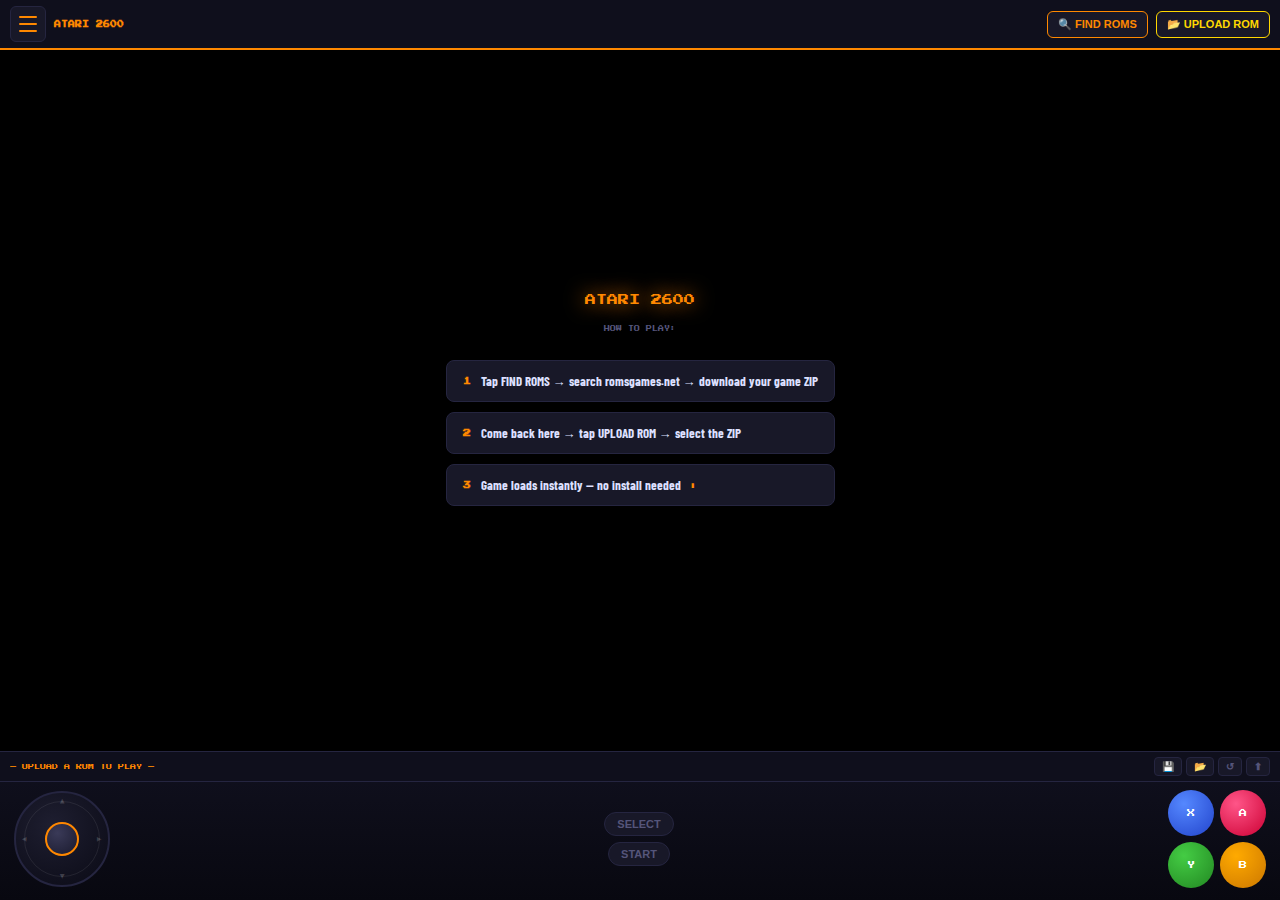
<file: pages/atari-emulator.html>
<!DOCTYPE html><html lang="en"><head><meta charset="UTF-8"><meta name="viewport" content="width=device-width,initial-scale=1,maximum-scale=1,user-scalable=no"><title>ATARI 2600 — Synch Pipe</title><link href="https://fonts.googleapis.com/css2?family=Press+Start+2P&family=Barlow+Condensed:wght@700;900&display=swap" rel="stylesheet"><style>:root{--bg:#080810;--surf:#0f0f1c;--panel:#181828;--bord:#252540;--acc:#ff8800;--text:#dde0ff;--dim:#55557a}*{box-sizing:border-box;margin:0;padding:0}html,body{height:100%;background:var(--bg);color:var(--text);font-family:'Barlow Condensed',sans-serif;overflow:hidden;-webkit-tap-highlight-color:transparent;user-select:none}#app{display:flex;flex-direction:column;height:100dvh}#topbar{display:flex;align-items:center;gap:8px;padding:6px 10px;background:var(--surf);border-bottom:2px solid var(--acc);flex-shrink:0}#ham{width:36px;height:36px;background:var(--panel);border:1px solid var(--bord);border-radius:6px;display:flex;flex-direction:column;justify-content:center;align-items:center;gap:5px;cursor:pointer;flex-shrink:0}#ham span{display:block;width:18px;height:2px;background:var(--acc);border-radius:2px}#topbar h1{font-family:'Press Start 2P',monospace;font-size:7px;color:var(--acc);flex:1}#sidenav{position:fixed;left:0;top:0;bottom:0;width:220px;background:var(--surf);border-right:1px solid var(--bord);z-index:200;transform:translateX(-100%);transition:transform .25s;display:flex;flex-direction:column;padding:16px 0;overflow-y:auto}#sidenav.open{transform:translateX(0)}#sidenav h3{font-family:'Press Start 2P',monospace;font-size:6px;color:var(--acc);padding:8px 16px 14px;border-bottom:1px solid var(--bord);margin-bottom:6px}#sidenav a{display:flex;align-items:center;gap:10px;padding:11px 16px;color:var(--dim);text-decoration:none;font-size:14px;font-weight:700;transition:all .15s}#sidenav a.active,#sidenav a:hover{color:var(--acc);background:rgba(255,255,255,.05);padding-left:20px;border-left:3px solid var(--acc)}#overlay{position:fixed;inset:0;background:rgba(0,0,0,.6);z-index:199;display:none}#overlay.show{display:block}.tb-btn{padding:6px 10px;background:var(--panel);border:1px solid var(--bord);border-radius:6px;color:var(--text);font-size:11px;font-weight:700;cursor:pointer;flex-shrink:0;white-space:nowrap}.find-btn{color:var(--acc);border-color:var(--acc)}.upload-btn{color:#ffd700;border-color:#ffd700}#emu-wrap{flex:1;position:relative;background:#000;overflow:hidden;min-height:0}#empty-state{position:absolute;inset:0;display:flex;flex-direction:column;align-items:center;justify-content:center;gap:16px;padding:20px;text-align:center}#empty-state .logo{font-family:'Press Start 2P',monospace;font-size:11px;color:var(--acc);text-shadow:0 0 20px var(--acc)}#empty-state .inst{font-family:'Press Start 2P',monospace;font-size:6px;color:var(--dim);line-height:2.4}#empty-state .steps{display:flex;flex-direction:column;gap:10px;margin-top:8px}.step{background:var(--panel);border:1px solid var(--bord);border-radius:8px;padding:12px 16px;font-size:13px;font-weight:700;color:var(--text);display:flex;align-items:center;gap:10px}.step span{font-family:'Press Start 2P',monospace;font-size:8px;color:var(--acc)}#game-container{position:absolute;inset:0}#game-container canvas{width:100%!important;height:100%!important;object-fit:contain}#infobar{display:flex;align-items:center;justify-content:space-between;padding:4px 10px;background:var(--surf);border-top:1px solid var(--bord);flex-shrink:0;min-height:30px}#game-name{font-family:'Press Start 2P',monospace;font-size:6px;color:var(--acc);overflow:hidden;text-overflow:ellipsis;white-space:nowrap;flex:1}.ib-btns{display:flex;gap:4px}.ib-btn{padding:3px 7px;background:var(--panel);border:1px solid var(--bord);border-radius:4px;color:var(--dim);font-size:10px;font-weight:700;cursor:pointer}#ctrl{background:linear-gradient(180deg,var(--surf),var(--bg));border-top:1px solid var(--bord);padding:8px 14px 12px;flex-shrink:0}.ctrl-row{display:flex;align-items:center;justify-content:space-between;gap:8px}#joy-wrap{position:relative;width:96px;height:96px;flex-shrink:0}#joy-base{position:absolute;inset:0;border-radius:50%;background:radial-gradient(circle at 40% 35%,#1e1e30,#0a0a15);border:2px solid var(--bord)}#joy-ring{position:absolute;inset:10px;border-radius:50%;border:1px solid rgba(255,255,255,.08)}.joy-lbl{position:absolute;font-family:'Press Start 2P',monospace;font-size:5px;color:rgba(255,255,255,.2);pointer-events:none}.joy-lbl.u{top:8px;left:50%;transform:translateX(-50%)}.joy-lbl.d{bottom:8px;left:50%;transform:translateX(-50%)}.joy-lbl.l{left:8px;top:50%;transform:translateY(-50%)}.joy-lbl.r{right:8px;top:50%;transform:translateY(-50%)}#joy-thumb{position:absolute;width:34px;height:34px;border-radius:50%;background:radial-gradient(circle at 35% 30%,#3a3a58,#1a1a2e);border:2px solid var(--acc);top:50%;left:50%;transform:translate(-50%,-50%);cursor:pointer;transition:box-shadow .1s}#joy-thumb.active{box-shadow:0 0 16px var(--acc)}#center-btns{display:flex;flex-direction:column;align-items:center;gap:6px}.sys-btn{padding:5px 12px;background:var(--panel);border:1px solid var(--bord);border-radius:20px;color:var(--dim);font-size:11px;font-weight:700;cursor:pointer;transition:all .1s}.sys-btn:active{background:var(--acc);color:#000}#face-btns{display:grid;grid-template-columns:1fr 1fr;gap:6px;flex-shrink:0}.face-btn{width:46px;height:46px;border-radius:50%;border:none;font-family:'Press Start 2P',monospace;font-size:8px;cursor:pointer;display:flex;align-items:center;justify-content:center;transition:transform .1s}.face-btn:active{transform:scale(.88)}#btn-a{background:radial-gradient(circle at 35% 30%,#ff5588,#cc0033);color:#fff}#btn-b{background:radial-gradient(circle at 35% 30%,#ffaa00,#cc7700);color:#fff}#btn-x{background:radial-gradient(circle at 35% 30%,#5588ff,#2244cc);color:#fff}#btn-y{background:radial-gradient(circle at 35% 30%,#44cc44,#228822);color:#fff}#loading{position:fixed;inset:0;background:rgba(0,0,0,.96);z-index:600;display:none;flex-direction:column;align-items:center;justify-content:center;gap:16px}#loading.show{display:flex}#loading p{font-family:'Press Start 2P',monospace;font-size:7px;color:var(--acc);text-align:center;line-height:2}.load-bar{width:200px;height:6px;background:var(--panel);border-radius:4px;overflow:hidden}.load-fill{height:100%;background:var(--acc);border-radius:4px;animation:la 1.4s ease-in-out infinite}@keyframes la{0%{width:0;margin-left:0}50%{width:70%;margin-left:15%}100%{width:0;margin-left:100%}}.blink{animation:blink 1s step-end infinite}@keyframes blink{50%{opacity:0}}#upload-file{display:none}</style></head><body>
<div id="app">
<div id="topbar">
  <button id="ham" onclick="toggleNav()"><span></span><span></span><span></span></button>
  <h1>ATARI 2600</h1>
  <button class="tb-btn find-btn" onclick="window.open('https://www.romsgames.net/roms/','_blank')">🔍 FIND ROMS</button>
  <button class="tb-btn upload-btn" onclick="document.getElementById('upload-file').click()">📂 UPLOAD ROM</button>
</div>
<nav id="sidenav">
  <h3>► SYNCH PIPE</h3>
  <a href="../index.html">🏠 Hub</a>
  <a href="nes-emulator.html">🎮 NES</a>
  <a href="snes-emulator.html">🎮 SNES</a>
  <a href="genesis-emulator.html">🎮 Genesis</a>
  <a href="gba-emulator.html">🎮 Game Boy Advance</a>
  <a href="gb-emulator.html">🎮 Game Boy</a>
  <a href="n64-emulator.html">🎮 Nintendo 64</a>
  <a href="ps1-emulator.html">🎮 PlayStation</a>
  <a href="arcade-emulator.html">🎮 Arcade</a>
  <a href="atari-emulator.html">🎮 Atari</a>
  <a href="segacd-emulator.html">🎮 Sega CD</a>
  <a href="jukebox-aerobics.html">🎵 Jukebox</a>
  <a href="terminal-bot.html">💻 Terminal</a>
  <a href="ai-chat.html">🤖 AI Chat</a>
</nav>
<div id="overlay" onclick="closeNav()"></div>
<div id="emu-wrap">
  <div id="empty-state">
    <div class="logo">ATARI 2600</div>
    <div class="inst">HOW TO PLAY:</div>
    <div class="steps">
      <div class="step"><span>1</span>Tap FIND ROMS → search romsgames.net → download your game ZIP</div>
      <div class="step"><span>2</span>Come back here → tap UPLOAD ROM → select the ZIP</div>
      <div class="step"><span>3</span>Game loads instantly — no install needed <span class="blink">▮</span></div>
    </div>
  </div>
  <div id="game-container"></div>
</div>
<div id="infobar">
  <span id="game-name">— UPLOAD A ROM TO PLAY —</span>
  <div class="ib-btns">
    <button class="ib-btn" onclick="if(window.EJS_emulator)window.EJS_emulator.saveState()">💾</button>
    <button class="ib-btn" onclick="if(window.EJS_emulator)window.EJS_emulator.loadState()">📂</button>
    <button class="ib-btn" onclick="if(window.EJS_emulator)window.EJS_emulator.restart()">↺</button>
    <button class="ib-btn" onclick="document.getElementById('upload-file').click()">⬆</button>
  </div>
</div>
<div id="ctrl">
  <div class="ctrl-row">
    <div id="joy-wrap">
      <div id="joy-base"></div><div id="joy-ring"></div>
      <span class="joy-lbl u">▲</span><span class="joy-lbl d">▼</span>
      <span class="joy-lbl l">◀</span><span class="joy-lbl r">▶</span>
      <div id="joy-thumb"></div>
    </div>
    <div id="center-btns">
      <button class="sys-btn" id="btn-select">SELECT</button>
      <button class="sys-btn" id="btn-start">START</button>
    </div>
    <div id="face-btns">
      <button class="face-btn" id="btn-x">X</button>
      <button class="face-btn" id="btn-a">A</button>
      <button class="face-btn" id="btn-y">Y</button>
      <button class="face-btn" id="btn-b">B</button>
    </div>
  </div>
</div>
</div>
<div id="loading"><p>LOADING ROM...<br><span class="blink">▮</span></p><div class="load-bar"><div class="load-fill"></div></div></div>
<input type="file" id="upload-file" accept=".zip,.rom,.nes,.sfc,.smc,.gba,.gb,.gbc,.n64,.z64,.bin,.iso,.img,.cue">
<script>
var CORE='atari2600';
document.getElementById('upload-file').addEventListener('change',function(){
  var f=this.files[0];if(!f)return;
  loadGame(URL.createObjectURL(f),f.name.replace(/\.[^.]+$/,''));
  this.value='';
});
function loadGame(url,title){
  showLoading();
  document.getElementById('empty-state').style.display='none';
  document.getElementById('game-name').textContent=title.toUpperCase();
  document.getElementById('game-container').innerHTML='<div id="game"></div>';
  window.EJS_player='#game';
  window.EJS_core=CORE;
  window.EJS_gameUrl=url;
  window.EJS_pathtodata='https://cdn.emulatorjs.org/stable/data/';
  window.EJS_startOnLoaded=true;
  window.EJS_VirtualGamepad=false;
  var old=document.getElementById('ejs-loader');if(old)old.remove();
  var s=document.createElement('script');
  s.id='ejs-loader';
  s.src='https://cdn.emulatorjs.org/stable/data/loader.js';
  s.onload=function(){hideLoading()};
  s.onerror=function(){hideLoading()};
  document.body.appendChild(s);
}
function showLoading(){document.getElementById('loading').classList.add('show')}
function hideLoading(){document.getElementById('loading').classList.remove('show')}
function toggleNav(){document.getElementById('sidenav').classList.toggle('open');document.getElementById('overlay').classList.toggle('show')}
function closeNav(){document.getElementById('sidenav').classList.remove('open');document.getElementById('overlay').classList.remove('show')}
(function(){
  var wrap=document.getElementById('joy-wrap'),thumb=document.getElementById('joy-thumb');
  var R=48,dead=12,active=false,keys={};
  function getC(){var r=wrap.getBoundingClientRect();return{x:r.left+r.width/2,y:r.top+r.height/2}}
  function sk(k,v){if(v&&!keys[k]){document.dispatchEvent(new KeyboardEvent('keydown',{key:k,bubbles:true}));keys[k]=true}else if(!v&&keys[k]){document.dispatchEvent(new KeyboardEvent('keyup',{key:k,bubbles:true}));keys[k]=false}}
  function move(px,py){var c=getC(),dx=px-c.x,dy=py-c.y,dist=Math.sqrt(dx*dx+dy*dy),cl=Math.min(dist,R),a=Math.atan2(dy,dx);thumb.style.transform='translate(calc(-50% + '+Math.cos(a)*cl+'px),calc(-50% + '+Math.sin(a)*cl+'px))';if(dist>dead){sk('ArrowUp',dy<-dead&&Math.abs(dy)>Math.abs(dx)*.5);sk('ArrowDown',dy>dead&&Math.abs(dy)>Math.abs(dx)*.5);sk('ArrowLeft',dx<-dead&&Math.abs(dx)>Math.abs(dy)*.5);sk('ArrowRight',dx>dead&&Math.abs(dx)>Math.abs(dy)*.5)}else{['ArrowUp','ArrowDown','ArrowLeft','ArrowRight'].forEach(function(k){sk(k,false)})}}
  function release(){active=false;thumb.style.transform='translate(-50%,-50%)';thumb.classList.remove('active');['ArrowUp','ArrowDown','ArrowLeft','ArrowRight'].forEach(function(k){sk(k,false)})}
  wrap.addEventListener('touchstart',function(e){e.preventDefault();active=true;thumb.classList.add('active');move(e.touches[0].clientX,e.touches[0].clientY)},{passive:false});
  wrap.addEventListener('touchmove',function(e){e.preventDefault();if(active)move(e.touches[0].clientX,e.touches[0].clientY)},{passive:false});
  wrap.addEventListener('touchend',function(e){e.preventDefault();release()},{passive:false});
  wrap.addEventListener('mousedown',function(e){active=true;thumb.classList.add('active');move(e.clientX,e.clientY)});
  document.addEventListener('mousemove',function(e){if(active)move(e.clientX,e.clientY)});
  document.addEventListener('mouseup',function(){if(active)release()});
})();
(function(){
  var map={
    'btn-a':{key:'x'},'btn-b':{key:'z'},
    'btn-x':{key:'s'},'btn-y':{key:'a'},
    'btn-start':{key:'Enter'},'btn-select':{key:'Shift'}
  };
  Object.keys(map).forEach(function(id){
    var key=map[id].key,el=document.getElementById(id);if(!el)return;
    var p=function(){document.dispatchEvent(new KeyboardEvent('keydown',{key:key,bubbles:true}))};
    var r=function(){document.dispatchEvent(new KeyboardEvent('keyup',{key:key,bubbles:true}))};
    el.addEventListener('touchstart',function(e){e.preventDefault();p()},{passive:false});
    el.addEventListener('touchend',function(e){e.preventDefault();r()},{passive:false});
    el.addEventListener('mousedown',p);el.addEventListener('mouseup',r);
  });
})();
</script></body></html>
</file>
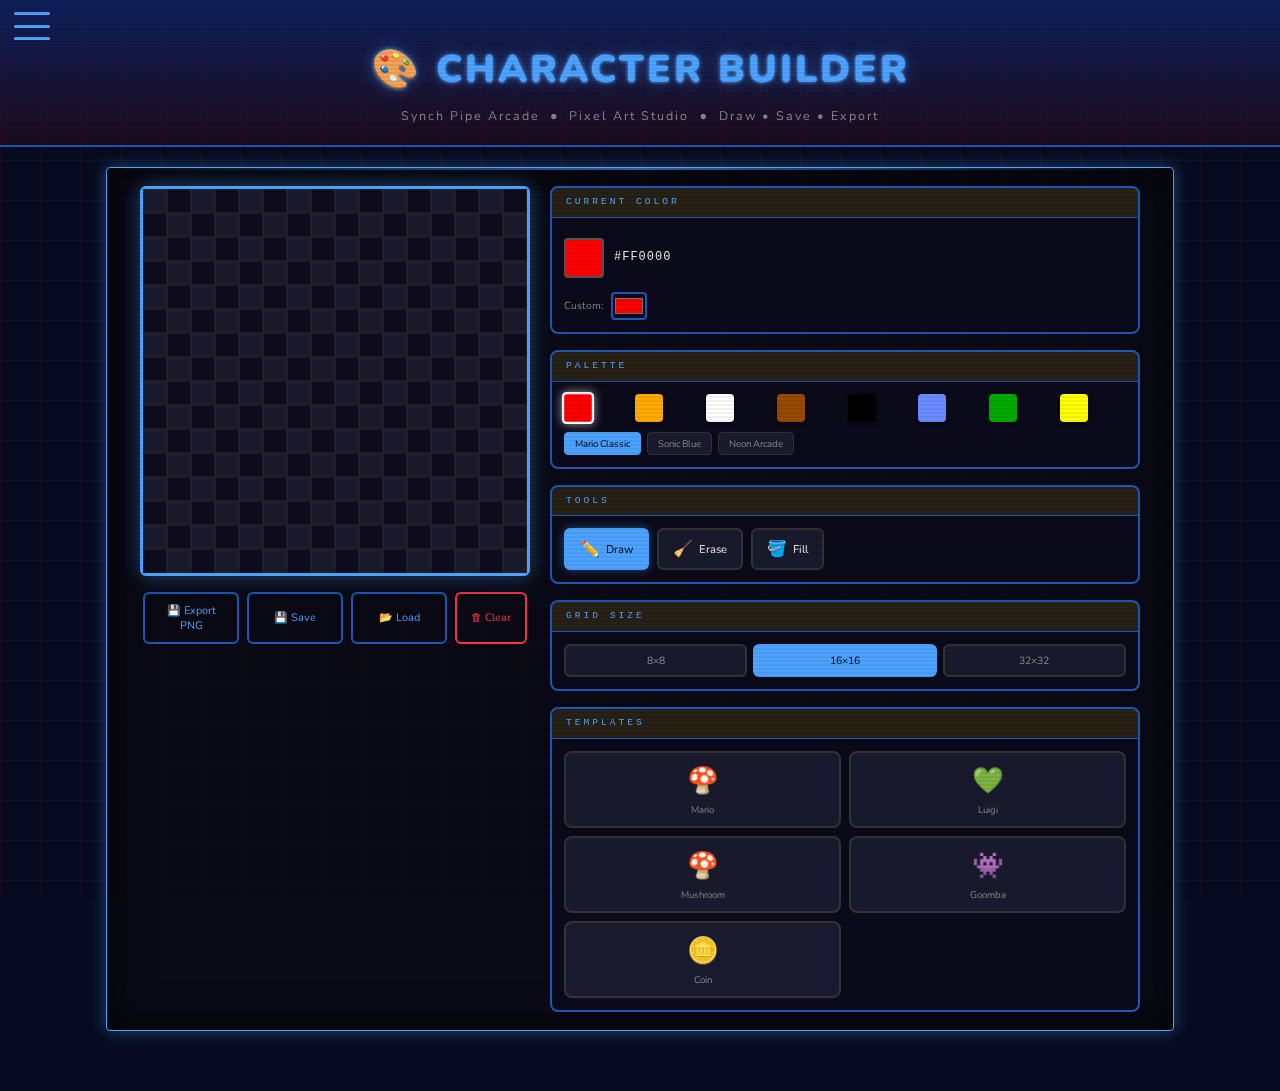
<file: pages/character-builder.html>
<!DOCTYPE html>
<html lang="en">
<head>
  <meta charset="UTF-8" />
  <meta name="viewport" content="width=device-width, initial-scale=1.0" />
  <title>Character Builder — Synch Pipe Arcade</title>
  <link rel="stylesheet" href="../css/infinity-theme.css" />
  <link rel="stylesheet" href="../css/fixes.css" />
  <link rel="stylesheet" href="../css/character-builder.css" />
</head>
<body>

  <div id="star-overlay" aria-hidden="true"></div>

  <input type="checkbox" id="nav-toggle" aria-label="Toggle navigation" />
  <label class="hamburger" for="nav-toggle" aria-label="Menu">
    <span></span><span></span><span></span>
  </label>

  <nav class="nav-drawer" aria-label="Site navigation">
    <h3>&#9658; Navigate</h3>
    <a href="../index.html">&#x1F3E0; Hub</a>
    <h3 style="margin-top:16px">&#9658; Pages</h3>
    <a href="nes-emulator.html">&#x1F3AE; NES Emulator</a>
    <a href="snes-emulator.html">&#x1F3AE; SNES Emulator</a>
    <a href="genesis-emulator.html">&#x1F3AE; Genesis Emulator</a>
    <a href="evolution-timeline.html">&#x1F4C8; Evolution Timeline</a>
    <a href="jukebox-aerobics.html">&#x1F3B5; Jukebox Aerobics</a>
    <a href="terminal-bot.html">&#x1F4BB; Terminal &amp; Bot</a>
    <a href="character-builder.html">&#x1F3A8; Character Builder</a>
    <a href="ai-chat.html">&#x1F916; AI Chat</a>
    <a href="video-gallery.html">&#x1F4FA; Video Gallery</a>
  </nav>

  <header id="site-header">
    <h1>&#x1F3A8; Character Builder</h1>
    <p class="tagline">Synch Pipe Arcade &nbsp;&#9679;&nbsp; Pixel Art Studio &nbsp;&#9679;&nbsp; Draw &bull; Save &bull; Export</p>
  </header>

  <main id="main-content">
    <section class="panel full-width">
      <div class="builder-layout">

        <!-- Canvas area -->
        <div class="canvas-area">
          <div class="canvas-container" id="canvas-container">
            <canvas id="pixel-canvas"></canvas>
          </div>

          <!-- Action buttons below canvas -->
          <div class="action-row" style="width:384px;max-width:100%">
            <button class="export-btn" onclick="CharacterBuilder.exportPNG()">&#x1F4BE; Export PNG</button>
            <button class="export-btn" onclick="doSave()">&#x1F4BE; Save</button>
            <button class="export-btn" onclick="doLoad()">&#x1F4C2; Load</button>
            <button class="clear-btn"  onclick="CharacterBuilder.clear()">&#x1F5D1; Clear</button>
          </div>

          <!-- Save status -->
          <div id="save-status" style="font-size:0.65rem;color:var(--text-dim);height:18px"></div>
        </div>

        <!-- Right panel -->
        <div class="builder-panel">

          <!-- Color Preview -->
          <div class="builder-section">
            <div class="builder-section-title">CURRENT COLOR</div>
            <div class="builder-section-body">
              <div class="color-preview">
                <div class="current-color-box" id="current-color-box" style="background:#ff0000"></div>
                <span class="color-hex" id="color-hex">#FF0000</span>
              </div>
              <div class="custom-color-row">
                <label for="custom-color">Custom:</label>
                <input type="color" id="custom-color" value="#ff0000"
                       onchange="CharacterBuilder.setColor(this.value)" />
              </div>
            </div>
          </div>

          <!-- Color Palette -->
          <div class="builder-section">
            <div class="builder-section-title">PALETTE</div>
            <div class="builder-section-body">
              <div class="palette-grid" id="palette-grid"></div>
              <div class="palette-selector" id="palette-selector"></div>
            </div>
          </div>

          <!-- Tools -->
          <div class="builder-section">
            <div class="builder-section-title">TOOLS</div>
            <div class="builder-section-body">
              <div class="tool-buttons">
                <button class="tool-btn active" id="tool-draw"  onclick="selectTool('draw')">
                  <span class="tool-icon">✏️</span> Draw
                </button>
                <button class="tool-btn" id="tool-erase" onclick="selectTool('erase')">
                  <span class="tool-icon">🧹</span> Erase
                </button>
                <button class="tool-btn" id="tool-fill"  onclick="selectTool('fill')">
                  <span class="tool-icon">🪣</span> Fill
                </button>
              </div>
            </div>
          </div>

          <!-- Grid Size -->
          <div class="builder-section">
            <div class="builder-section-title">GRID SIZE</div>
            <div class="builder-section-body">
              <div class="grid-size-toggle">
                <button class="size-btn" id="size-8"  onclick="selectSize(8)">8×8</button>
                <button class="size-btn active" id="size-16" onclick="selectSize(16)">16×16</button>
                <button class="size-btn" id="size-32" onclick="selectSize(32)">32×32</button>
              </div>
            </div>
          </div>

          <!-- Templates -->
          <div class="builder-section">
            <div class="builder-section-title">TEMPLATES</div>
            <div class="builder-section-body">
              <div class="template-grid">
                <button class="template-btn" onclick="CharacterBuilder.loadTemplatePattern('mario')">
                  <span class="t-icon">🍄</span>
                  <span class="t-name">Mario</span>
                </button>
                <button class="template-btn" onclick="CharacterBuilder.loadTemplatePattern('luigi')">
                  <span class="t-icon">💚</span>
                  <span class="t-name">Luigi</span>
                </button>
                <button class="template-btn" onclick="CharacterBuilder.loadTemplatePattern('mushroom')">
                  <span class="t-icon">🍄</span>
                  <span class="t-name">Mushroom</span>
                </button>
                <button class="template-btn" onclick="CharacterBuilder.loadTemplatePattern('goomba')">
                  <span class="t-icon">👾</span>
                  <span class="t-name">Goomba</span>
                </button>
                <button class="template-btn" onclick="CharacterBuilder.loadTemplatePattern('coin')">
                  <span class="t-icon">🪙</span>
                  <span class="t-name">Coin</span>
                </button>
              </div>
            </div>
          </div>

        </div>
      </div>
    </section>
  </main>

  <script src="../js/navigation.js"></script>
  <script src="../js/character-builder.js"></script>

  <script>
    var PALETTES = [
      {id:'mario', name:'Mario Classic', colors:['#ff0000','#ffaa00','#ffffff','#964b00','#000000','#6b8cff','#00aa00','#ffff00']},
      {id:'sonic', name:'Sonic Blue',    colors:['#2196f3','#ff9800','#ffffff','#000000','#f44336','#4caf50','#9c27b0','#ffeb3b']},
      {id:'neon',  name:'Neon Arcade',   colors:['#ff00ff','#00ffff','#ffff00','#ff0000','#00ff00','#0000ff','#ffffff','#000000']}
    ];
    var currentPaletteId = 'mario';

    CharacterBuilder.init('pixel-canvas', 16);

    // Render palette grid
    function renderPalette(paletteId) {
      currentPaletteId = paletteId;
      var pal = PALETTES.find(function (p) { return p.id === paletteId; }) || PALETTES[0];
      var grid = document.getElementById('palette-grid');
      grid.innerHTML = '';
      pal.colors.forEach(function (color) {
        var sw = document.createElement('div');
        sw.className = 'palette-swatch';
        sw.style.background = color;
        sw.title = color;
        sw.addEventListener('click', function () {
          document.querySelectorAll('.palette-swatch').forEach(function (s) { s.classList.remove('selected'); });
          sw.classList.add('selected');
          CharacterBuilder.setColor(color);
          document.getElementById('custom-color').value = color;
        });
        grid.appendChild(sw);
      });
      // Auto-select first color
      var first = grid.querySelector('.palette-swatch');
      if (first) first.classList.add('selected');
      CharacterBuilder.setColor(pal.colors[0]);
      document.getElementById('custom-color').value = pal.colors[0];
    }

    // Render palette tabs
    function renderPaletteTabs() {
      var sel = document.getElementById('palette-selector');
      sel.innerHTML = '';
      PALETTES.forEach(function (p) {
        var btn = document.createElement('button');
        btn.className = 'palette-tag' + (p.id === currentPaletteId ? ' active' : '');
        btn.textContent = p.name;
        btn.addEventListener('click', function () {
          document.querySelectorAll('.palette-tag').forEach(function (t) { t.classList.remove('active'); });
          btn.classList.add('active');
          renderPalette(p.id);
        });
        sel.appendChild(btn);
      });
    }

    renderPalette('mario');
    renderPaletteTabs();

    function selectTool(tool) {
      CharacterBuilder.setTool(tool);
      document.querySelectorAll('.tool-btn').forEach(function (b) { b.classList.remove('active'); });
      var el = document.getElementById('tool-' + tool);
      if (el) el.classList.add('active');
    }

    function selectSize(size) {
      CharacterBuilder.resize(size);
      document.querySelectorAll('.size-btn').forEach(function (b) { b.classList.remove('active'); });
      var el = document.getElementById('size-' + size);
      if (el) el.classList.add('active');
    }

    function doSave() {
      var ok = CharacterBuilder.save();
      var status = document.getElementById('save-status');
      status.textContent = ok ? '✓ Saved to localStorage' : '✗ Save failed';
      status.style.color = ok ? 'var(--green-token)' : 'var(--red-alert)';
      setTimeout(function () { status.textContent = ''; }, 2000);
    }

    function doLoad() {
      var ok = CharacterBuilder.load();
      var status = document.getElementById('save-status');
      status.textContent = ok ? '✓ Loaded from localStorage' : '✗ No saved data found';
      status.style.color = ok ? 'var(--green-token)' : 'var(--red-alert)';
      setTimeout(function () { status.textContent = ''; }, 2000);
    }
  </script>
</body>
</html>
</file>
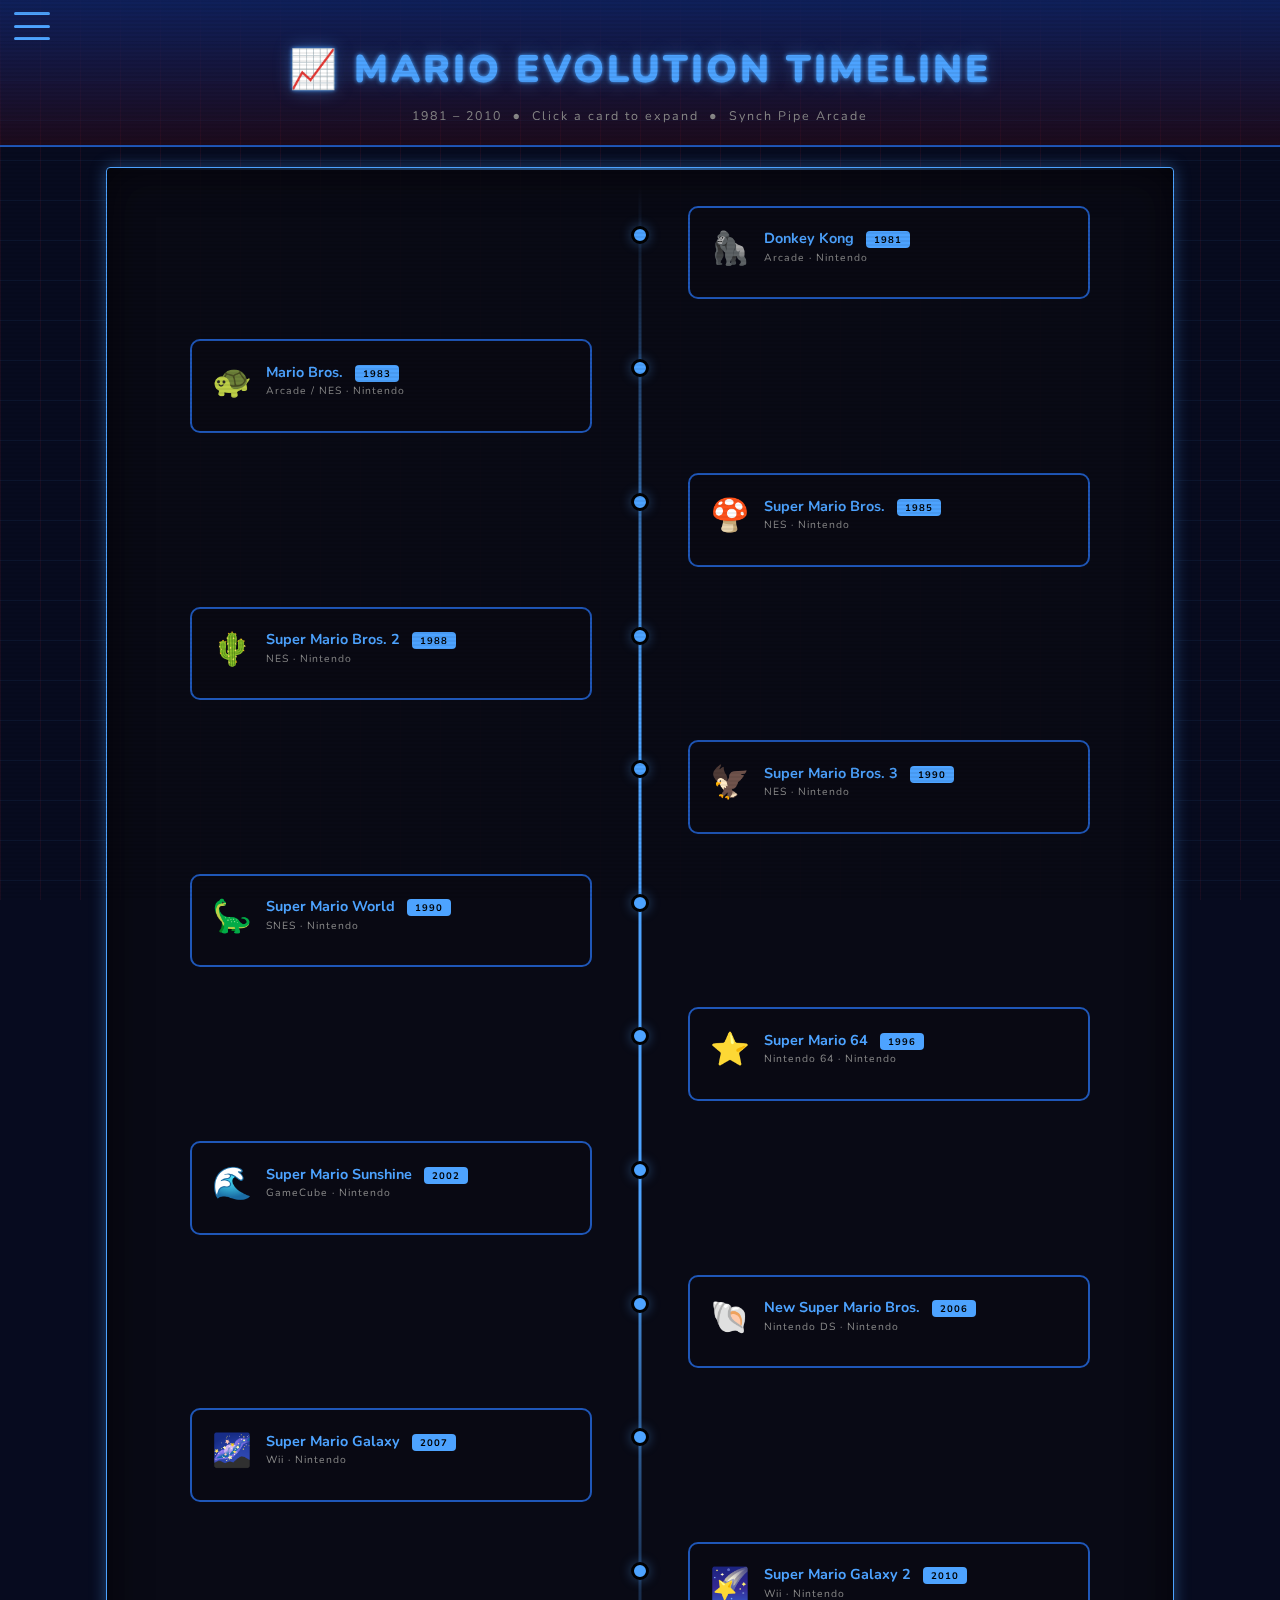
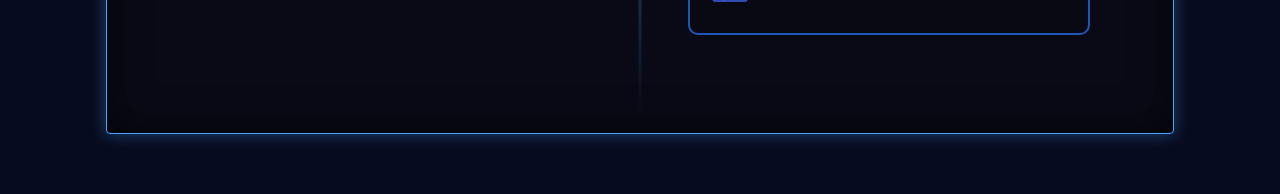
<file: pages/evolution-timeline.html>
<!DOCTYPE html>
<html lang="en">
<head>
  <meta charset="UTF-8" />
  <meta name="viewport" content="width=device-width, initial-scale=1.0" />
  <title>Mario Evolution Timeline — Synch Pipe Arcade</title>
  <link rel="stylesheet" href="../css/infinity-theme.css" />
  <link rel="stylesheet" href="../css/fixes.css" />
  <style>
    .timeline-wrapper {
      max-width: 900px;
      margin: 0 auto;
      position: relative;
      padding: 20px 0 40px;
    }
    .timeline-spine {
      position: absolute;
      left: 50%;
      top: 0;
      bottom: 0;
      width: 3px;
      background: linear-gradient(to bottom, transparent, var(--gold), var(--gold), transparent);
      transform: translateX(-50%);
    }
    .timeline-item {
      display: flex;
      align-items: flex-start;
      margin-bottom: 40px;
      position: relative;
    }
    .timeline-item:nth-child(odd)  { flex-direction: row; }
    .timeline-item:nth-child(even) { flex-direction: row-reverse; }
    .timeline-card {
      width: calc(50% - 48px);
      background: var(--bg-card);
      border: 2px solid var(--gold-dim);
      border-radius: 10px;
      padding: 16px 18px;
      cursor: pointer;
      transition: border-color 0.2s, box-shadow 0.2s, transform 0.2s;
      position: relative;
    }
    .timeline-card:hover {
      border-color: var(--gold);
      box-shadow: 0 0 20px var(--gold-glow);
      transform: scale(1.02);
    }
    .timeline-card.expanded {
      border-color: var(--gold);
      box-shadow: 0 0 25px var(--gold-glow);
    }
    .timeline-item:nth-child(odd)  .timeline-card { margin-right: auto; }
    .timeline-item:nth-child(even) .timeline-card { margin-left: auto; }
    .timeline-dot {
      position: absolute;
      left: 50%;
      top: 20px;
      transform: translateX(-50%);
      width: 18px;
      height: 18px;
      border-radius: 50%;
      background: var(--gold);
      border: 3px solid #000;
      box-shadow: 0 0 12px var(--gold-glow);
      z-index: 2;
      cursor: default;
    }
    .timeline-year {
      position: absolute;
      left: 50%;
      top: -2px;
      transform: translateX(-50%);
      font-size: 0.58rem;
      color: var(--gold-dim);
      letter-spacing: 2px;
      white-space: nowrap;
      margin-top: 26px;
      text-align: center;
    }
    .card-header {
      display: flex;
      align-items: center;
      gap: 12px;
      margin-bottom: 8px;
    }
    .card-sprite {
      font-size: 2rem;
      width: 44px;
      text-align: center;
      flex-shrink: 0;
    }
    .card-title {
      font-size: 0.9rem;
      color: var(--gold);
      font-weight: bold;
    }
    .card-year-badge {
      font-size: 0.6rem;
      background: var(--gold);
      color: #000;
      border-radius: 4px;
      padding: 2px 8px;
      margin-left: 8px;
      letter-spacing: 1px;
    }
    .card-platform {
      font-size: 0.65rem;
      color: var(--text-dim);
      margin-bottom: 4px;
      letter-spacing: 1px;
    }
    .card-desc {
      font-size: 0.72rem;
      color: var(--text);
      line-height: 1.5;
      display: none;
      margin-top: 8px;
      border-top: 1px solid #333;
      padding-top: 8px;
    }
    .timeline-card.expanded .card-desc { display: block; }
    .card-facts {
      display: none;
      flex-wrap: wrap;
      gap: 6px;
      margin-top: 8px;
    }
    .timeline-card.expanded .card-facts { display: flex; }
    .fact-tag {
      background: #1a1a2e;
      border: 1px solid #333;
      border-radius: 4px;
      font-size: 0.6rem;
      color: var(--text-dim);
      padding: 3px 8px;
    }
    /* Pixel art decorations */
    .pixel-mario {
      display: inline-block;
      width: 28px;
      height: 28px;
      background:
        linear-gradient(transparent 0px, transparent 3px, #ff0000 3px, #ff0000 6px, transparent 6px),
        linear-gradient(transparent 6px, #964b00 6px, #964b00 9px, transparent 9px),
        linear-gradient(transparent 9px, #ff0000 9px, #ff0000 18px, transparent 18px),
        linear-gradient(transparent 18px, #ffffff 18px, #ffffff 21px, transparent 21px),
        linear-gradient(transparent 21px, #000080 21px, #000080 28px);
      image-rendering: pixelated;
    }
    @media (max-width: 680px) {
      .timeline-spine { left: 20px; }
      .timeline-item,
      .timeline-item:nth-child(even) { flex-direction: column; padding-left: 50px; }
      .timeline-card { width: 100%; margin: 0 !important; }
      .timeline-dot  { left: 20px; }
      .timeline-year { left: 20px; }
    }
  </style>
</head>
<body>

  <div id="star-overlay" aria-hidden="true"></div>

  <input type="checkbox" id="nav-toggle" aria-label="Toggle navigation" />
  <label class="hamburger" for="nav-toggle" aria-label="Menu">
    <span></span><span></span><span></span>
  </label>

  <nav class="nav-drawer" aria-label="Site navigation">
    <h3>&#9658; Navigate</h3>
    <a href="../index.html">&#x1F3E0; Hub</a>
    <h3 style="margin-top:16px">&#9658; Pages</h3>
    <a href="nes-emulator.html">&#x1F3AE; NES Emulator</a>
    <a href="snes-emulator.html">&#x1F3AE; SNES Emulator</a>
    <a href="genesis-emulator.html">&#x1F3AE; Genesis Emulator</a>
    <a href="evolution-timeline.html">&#x1F4C8; Evolution Timeline</a>
    <a href="jukebox-aerobics.html">&#x1F3B5; Jukebox Aerobics</a>
    <a href="terminal-bot.html">&#x1F4BB; Terminal &amp; Bot</a>
    <a href="character-builder.html">&#x1F3A8; Character Builder</a>
    <a href="ai-chat.html">&#x1F916; AI Chat</a>
    <a href="video-gallery.html">&#x1F4FA; Video Gallery</a>
  </nav>

  <header id="site-header">
    <h1>&#x1F4C8; Mario Evolution Timeline</h1>
    <p class="tagline">1981 &ndash; 2010 &nbsp;&#9679;&nbsp; Click a card to expand &nbsp;&#9679;&nbsp; Synch Pipe Arcade</p>
  </header>

  <main id="main-content">
    <section class="panel full-width">
      <div class="timeline-wrapper">
        <div class="timeline-spine"></div>

        <!-- 1981 -->
        <div class="timeline-item">
          <div class="timeline-card" onclick="toggleCard(this)" tabindex="0" role="button" aria-expanded="false">
            <div class="card-header">
              <div class="card-sprite">🦍</div>
              <div>
                <div class="card-title">Donkey Kong <span class="card-year-badge">1981</span></div>
                <div class="card-platform">Arcade · Nintendo</div>
              </div>
            </div>
            <div class="card-desc">
              Mario (then called Jumpman) makes his debut as a carpenter trying to rescue Lady from the giant ape Donkey Kong. This arcade classic introduced the world to one of gaming's most beloved characters — though his name wouldn't become "Mario" until the following year.
            </div>
            <div class="card-facts">
              <span class="fact-tag">🎮 Arcade original</span>
              <span class="fact-tag">💡 Shigeru Miyamoto</span>
              <span class="fact-tag">👷 Jumpman's debut</span>
              <span class="fact-tag">🏆 1981 Game of Year</span>
            </div>
          </div>
          <div class="timeline-dot"></div>
        </div>

        <!-- 1983 -->
        <div class="timeline-item">
          <div class="timeline-card" onclick="toggleCard(this)" tabindex="0" role="button" aria-expanded="false">
            <div class="card-header">
              <div class="card-sprite">🐢</div>
              <div>
                <div class="card-title">Mario Bros. <span class="card-year-badge">1983</span></div>
                <div class="card-platform">Arcade / NES · Nintendo</div>
              </div>
            </div>
            <div class="card-desc">
              Mario and Luigi team up for the first time in this underground plumbing adventure. The brothers must defeat Shellcreepers, Sidesteppers, and Fighter Flies by hitting platforms from below and kicking them. The name "Mario Bros." officially gives us the Mario family name.
            </div>
            <div class="card-facts">
              <span class="fact-tag">👨‍👦 Luigi introduced</span>
              <span class="fact-tag">🔧 Plumber profession</span>
              <span class="fact-tag">🤝 2-player co-op</span>
            </div>
          </div>
          <div class="timeline-dot"></div>
        </div>

        <!-- 1985 -->
        <div class="timeline-item">
          <div class="timeline-card" onclick="toggleCard(this)" tabindex="0" role="button" aria-expanded="false">
            <div class="card-header">
              <div class="card-sprite">🍄</div>
              <div>
                <div class="card-title">Super Mario Bros. <span class="card-year-badge">1985</span></div>
                <div class="card-platform">NES · Nintendo</div>
              </div>
            </div>
            <div class="card-desc">
              The game that saved the video game industry. Super Mario Bros. introduced the Mushroom Kingdom, Princess Peach, Bowser, Goombas, power mushrooms, fire flowers, and the iconic overworld theme. Sold over 40 million copies, becoming the best-selling game of its era.
            </div>
            <div class="card-facts">
              <span class="fact-tag">🍄 Super Mushroom</span>
              <span class="fact-tag">🌸 Fire Flower</span>
              <span class="fact-tag">⭐ Star power</span>
              <span class="fact-tag">🐢 Koopa Troopas</span>
              <span class="fact-tag">40M copies sold</span>
            </div>
          </div>
          <div class="timeline-dot"></div>
        </div>

        <!-- 1988 -->
        <div class="timeline-item">
          <div class="timeline-card" onclick="toggleCard(this)" tabindex="0" role="button" aria-expanded="false">
            <div class="card-header">
              <div class="card-sprite">🌵</div>
              <div>
                <div class="card-title">Super Mario Bros. 2 <span class="card-year-badge">1988</span></div>
                <div class="card-platform">NES · Nintendo</div>
              </div>
            </div>
            <div class="card-desc">
              A dream-like adventure in Subcon featuring a radically different gameplay style — pulling vegetables from the ground to throw at enemies. Originally a reskin of Doki Doki Panic, SMB2 introduced Birdo, Shy Guys, and the concept of four playable characters with different abilities.
            </div>
            <div class="card-facts">
              <span class="fact-tag">🌸 Birdo debut</span>
              <span class="fact-tag">😷 Shy Guy debut</span>
              <span class="fact-tag">4 playable chars</span>
              <span class="fact-tag">🥬 Vegetable throwing</span>
            </div>
          </div>
          <div class="timeline-dot"></div>
        </div>

        <!-- 1990 SMB3 -->
        <div class="timeline-item">
          <div class="timeline-card" onclick="toggleCard(this)" tabindex="0" role="button" aria-expanded="false">
            <div class="card-header">
              <div class="card-sprite">🦅</div>
              <div>
                <div class="card-title">Super Mario Bros. 3 <span class="card-year-badge">1990</span></div>
                <div class="card-platform">NES · Nintendo</div>
              </div>
            </div>
            <div class="card-desc">
              Often called the greatest NES game ever made. SMB3 introduced a world map, the Tanooki suit, Hammer Bros. suits, Frog suits, the Koopalings, and a massive variety of power-ups. Its US release was hyped by the movie The Wizard, and it sold 17 million copies.
            </div>
            <div class="card-facts">
              <span class="fact-tag">🦝 Tanooki Suit</span>
              <span class="fact-tag">🐸 Frog Suit</span>
              <span class="fact-tag">🌍 World map</span>
              <span class="fact-tag">👪 Koopalings debut</span>
              <span class="fact-tag">17M copies sold</span>
            </div>
          </div>
          <div class="timeline-dot"></div>
        </div>

        <!-- 1990 SMW -->
        <div class="timeline-item">
          <div class="timeline-card" onclick="toggleCard(this)" tabindex="0" role="button" aria-expanded="false">
            <div class="card-header">
              <div class="card-sprite">🦕</div>
              <div>
                <div class="card-title">Super Mario World <span class="card-year-badge">1990</span></div>
                <div class="card-platform">SNES · Nintendo</div>
              </div>
            </div>
            <div class="card-desc">
              The SNES launch title that introduced Yoshi, the spin jump, and the Cape feather. Super Mario World featured 96 exits across 72 levels, secret Star Road, and the special world. It became one of the best-selling SNES games with over 20 million copies.
            </div>
            <div class="card-facts">
              <span class="fact-tag">🦕 Yoshi's debut</span>
              <span class="fact-tag">🦸 Cape Feather</span>
              <span class="fact-tag">⭐ Star Road secrets</span>
              <span class="fact-tag">96 exits</span>
              <span class="fact-tag">SNES launch title</span>
            </div>
          </div>
          <div class="timeline-dot"></div>
        </div>

        <!-- 1996 -->
        <div class="timeline-item">
          <div class="timeline-card" onclick="toggleCard(this)" tabindex="0" role="button" aria-expanded="false">
            <div class="card-header">
              <div class="card-sprite">⭐</div>
              <div>
                <div class="card-title">Super Mario 64 <span class="card-year-badge">1996</span></div>
                <div class="card-platform">Nintendo 64 · Nintendo</div>
              </div>
            </div>
            <div class="card-desc">
              The revolutionary leap to 3D. Super Mario 64 redefined platform gaming with its open-world hub (Peach's Castle), 120 Power Stars across 15 courses, and full 360-degree analog movement. It became the template for every 3D platformer that followed. Sold 11 million copies.
            </div>
            <div class="card-facts">
              <span class="fact-tag">🎮 First 3D Mario</span>
              <span class="fact-tag">⭐ 120 Power Stars</span>
              <span class="fact-tag">🏰 Peach's Castle hub</span>
              <span class="fact-tag">🎯 Analog control</span>
              <span class="fact-tag">N64 launch title</span>
            </div>
          </div>
          <div class="timeline-dot"></div>
        </div>

        <!-- 2002 -->
        <div class="timeline-item">
          <div class="timeline-card" onclick="toggleCard(this)" tabindex="0" role="button" aria-expanded="false">
            <div class="card-header">
              <div class="card-sprite">🌊</div>
              <div>
                <div class="card-title">Super Mario Sunshine <span class="card-year-badge">2002</span></div>
                <div class="card-platform">GameCube · Nintendo</div>
              </div>
            </div>
            <div class="card-desc">
              Mario visits Isle Delfino and is falsely accused of polluting the island. Armed with FLUDD (Flash Liquidizer Ultra Dousing Device), a water-powered backpack, Mario must clean up the mess and rescue Peach. Features secret obstacle courses without FLUDD.
            </div>
            <div class="card-facts">
              <span class="fact-tag">💦 FLUDD introduced</span>
              <span class="fact-tag">🏝️ Isle Delfino</span>
              <span class="fact-tag">☀️ 120 Shine Sprites</span>
              <span class="fact-tag">GameCube launch</span>
            </div>
          </div>
          <div class="timeline-dot"></div>
        </div>

        <!-- 2006 -->
        <div class="timeline-item">
          <div class="timeline-card" onclick="toggleCard(this)" tabindex="0" role="button" aria-expanded="false">
            <div class="card-header">
              <div class="card-sprite">🐚</div>
              <div>
                <div class="card-title">New Super Mario Bros. <span class="card-year-badge">2006</span></div>
                <div class="card-platform">Nintendo DS · Nintendo</div>
              </div>
            </div>
            <div class="card-desc">
              A return to 2D roots on the Nintendo DS. New Super Mario Bros. brought back classic side-scrolling gameplay with modern graphics and new power-ups like the Mega Mushroom (giant Mario) and Mini Mushroom. It sold over 30 million copies, becoming the best-selling DS game.
            </div>
            <div class="card-facts">
              <span class="fact-tag">🍄 Mega Mushroom</span>
              <span class="fact-tag">🔬 Mini Mushroom</span>
              <span class="fact-tag">📱 DS dual screen</span>
              <span class="fact-tag">30M+ copies</span>
              <span class="fact-tag">2D revival</span>
            </div>
          </div>
          <div class="timeline-dot"></div>
        </div>

        <!-- 2007 -->
        <div class="timeline-item">
          <div class="timeline-card" onclick="toggleCard(this)" tabindex="0" role="button" aria-expanded="false">
            <div class="card-header">
              <div class="card-sprite">🌌</div>
              <div>
                <div class="card-title">Super Mario Galaxy <span class="card-year-badge">2007</span></div>
                <div class="card-platform">Wii · Nintendo</div>
              </div>
            </div>
            <div class="card-desc">
              Widely considered one of the greatest games ever made. Super Mario Galaxy sends Mario into space with gravity-defying gameplay across spherical planetoids. Features an orchestral soundtrack, 120 Power Stars, and co-star mode using the Wii remote pointer. Won countless Game of the Year awards.
            </div>
            <div class="card-facts">
              <span class="fact-tag">🌌 Space setting</span>
              <span class="fact-tag">🎻 Orchestral music</span>
              <span class="fact-tag">🌀 Gravity gameplay</span>
              <span class="fact-tag">97/100 Metacritic</span>
              <span class="fact-tag">Wii motion controls</span>
            </div>
          </div>
          <div class="timeline-dot"></div>
        </div>

        <!-- 2010 -->
        <div class="timeline-item">
          <div class="timeline-card" onclick="toggleCard(this)" tabindex="0" role="button" aria-expanded="false">
            <div class="card-header">
              <div class="card-sprite">🌠</div>
              <div>
                <div class="card-title">Super Mario Galaxy 2 <span class="card-year-badge">2010</span></div>
                <div class="card-platform">Wii · Nintendo</div>
              </div>
            </div>
            <div class="card-desc">
              Building on its predecessor's perfection, Galaxy 2 added Yoshi as a rideable companion, new power-ups like the Rock Mushroom and Cloud Flower, and arguably the tightest platforming in any Mario game. Many critics call it the greatest video game ever made.
            </div>
            <div class="card-facts">
              <span class="fact-tag">🦕 Yoshi returns</span>
              <span class="fact-tag">☁️ Cloud Flower</span>
              <span class="fact-tag">🪨 Rock Mushroom</span>
              <span class="fact-tag">97/100 Metacritic</span>
              <span class="fact-tag">242 Power Stars</span>
            </div>
          </div>
          <div class="timeline-dot"></div>
        </div>

      </div>
    </section>
  </main>

  <script src="../js/navigation.js"></script>
  <script>
    function toggleCard(card) {
      try {
        var expanded = card.classList.toggle('expanded');
        card.setAttribute('aria-expanded', expanded ? 'true' : 'false');
      } catch (e) { /* */ }
    }
    document.querySelectorAll('.timeline-card').forEach(function (card) {
      card.addEventListener('keypress', function (e) {
        if (e.key === 'Enter' || e.key === ' ') { e.preventDefault(); toggleCard(card); }
      });
    });
  </script>
</body>
</html>
</file>
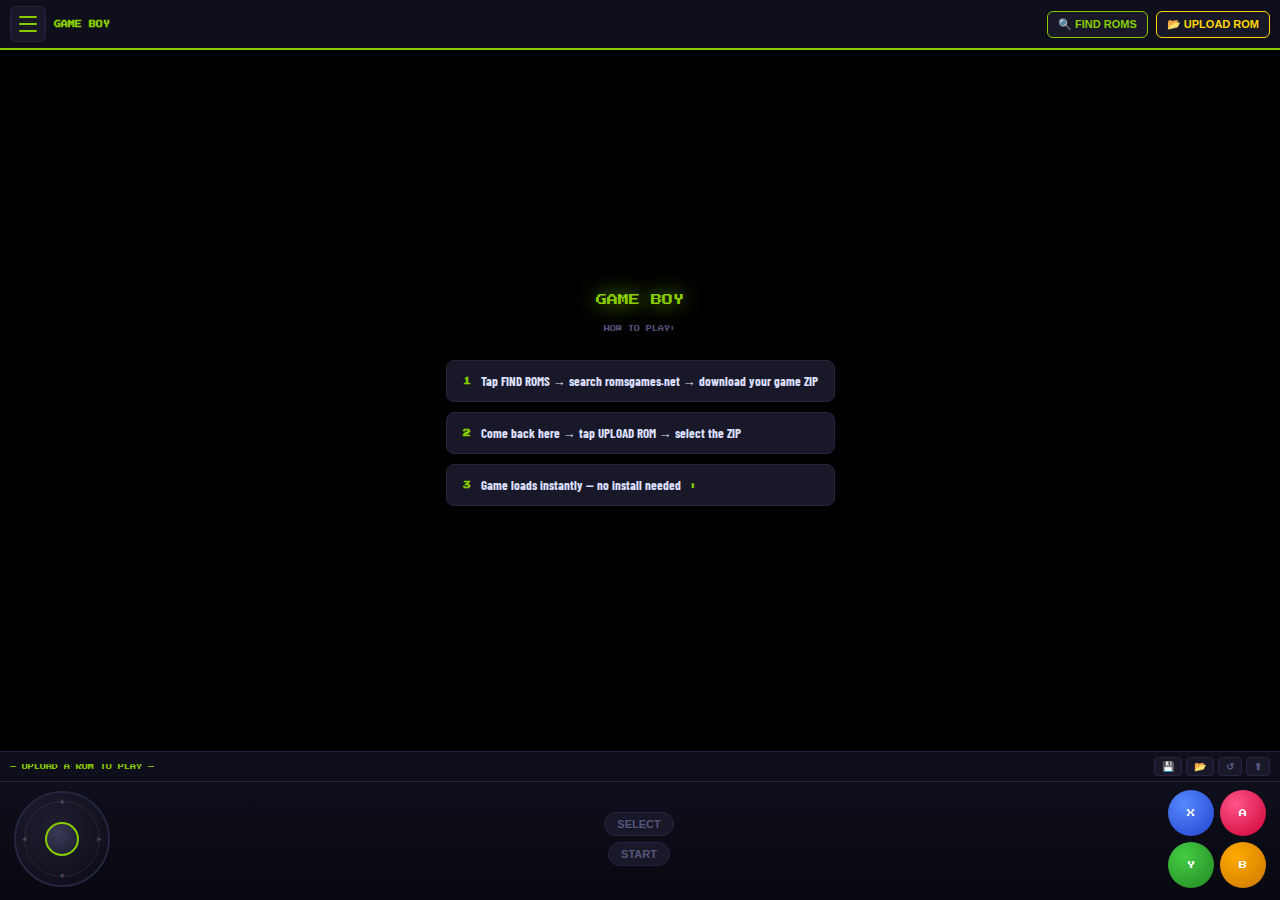
<file: pages/gb-emulator.html>
<!DOCTYPE html><html lang="en"><head><meta charset="UTF-8"><meta name="viewport" content="width=device-width,initial-scale=1,maximum-scale=1,user-scalable=no"><title>GAME BOY — Synch Pipe</title><link href="https://fonts.googleapis.com/css2?family=Press+Start+2P&family=Barlow+Condensed:wght@700;900&display=swap" rel="stylesheet"><style>:root{--bg:#080810;--surf:#0f0f1c;--panel:#181828;--bord:#252540;--acc:#88cc00;--text:#dde0ff;--dim:#55557a}*{box-sizing:border-box;margin:0;padding:0}html,body{height:100%;background:var(--bg);color:var(--text);font-family:'Barlow Condensed',sans-serif;overflow:hidden;-webkit-tap-highlight-color:transparent;user-select:none}#app{display:flex;flex-direction:column;height:100dvh}#topbar{display:flex;align-items:center;gap:8px;padding:6px 10px;background:var(--surf);border-bottom:2px solid var(--acc);flex-shrink:0}#ham{width:36px;height:36px;background:var(--panel);border:1px solid var(--bord);border-radius:6px;display:flex;flex-direction:column;justify-content:center;align-items:center;gap:5px;cursor:pointer;flex-shrink:0}#ham span{display:block;width:18px;height:2px;background:var(--acc);border-radius:2px}#topbar h1{font-family:'Press Start 2P',monospace;font-size:7px;color:var(--acc);flex:1}#sidenav{position:fixed;left:0;top:0;bottom:0;width:220px;background:var(--surf);border-right:1px solid var(--bord);z-index:200;transform:translateX(-100%);transition:transform .25s;display:flex;flex-direction:column;padding:16px 0;overflow-y:auto}#sidenav.open{transform:translateX(0)}#sidenav h3{font-family:'Press Start 2P',monospace;font-size:6px;color:var(--acc);padding:8px 16px 14px;border-bottom:1px solid var(--bord);margin-bottom:6px}#sidenav a{display:flex;align-items:center;gap:10px;padding:11px 16px;color:var(--dim);text-decoration:none;font-size:14px;font-weight:700;transition:all .15s}#sidenav a.active,#sidenav a:hover{color:var(--acc);background:rgba(255,255,255,.05);padding-left:20px;border-left:3px solid var(--acc)}#overlay{position:fixed;inset:0;background:rgba(0,0,0,.6);z-index:199;display:none}#overlay.show{display:block}.tb-btn{padding:6px 10px;background:var(--panel);border:1px solid var(--bord);border-radius:6px;color:var(--text);font-size:11px;font-weight:700;cursor:pointer;flex-shrink:0;white-space:nowrap}.find-btn{color:var(--acc);border-color:var(--acc)}.upload-btn{color:#ffd700;border-color:#ffd700}#emu-wrap{flex:1;position:relative;background:#000;overflow:hidden;min-height:0}#empty-state{position:absolute;inset:0;display:flex;flex-direction:column;align-items:center;justify-content:center;gap:16px;padding:20px;text-align:center}#empty-state .logo{font-family:'Press Start 2P',monospace;font-size:11px;color:var(--acc);text-shadow:0 0 20px var(--acc)}#empty-state .inst{font-family:'Press Start 2P',monospace;font-size:6px;color:var(--dim);line-height:2.4}#empty-state .steps{display:flex;flex-direction:column;gap:10px;margin-top:8px}.step{background:var(--panel);border:1px solid var(--bord);border-radius:8px;padding:12px 16px;font-size:13px;font-weight:700;color:var(--text);display:flex;align-items:center;gap:10px}.step span{font-family:'Press Start 2P',monospace;font-size:8px;color:var(--acc)}#game-container{position:absolute;inset:0}#game-container canvas{width:100%!important;height:100%!important;object-fit:contain}#infobar{display:flex;align-items:center;justify-content:space-between;padding:4px 10px;background:var(--surf);border-top:1px solid var(--bord);flex-shrink:0;min-height:30px}#game-name{font-family:'Press Start 2P',monospace;font-size:6px;color:var(--acc);overflow:hidden;text-overflow:ellipsis;white-space:nowrap;flex:1}.ib-btns{display:flex;gap:4px}.ib-btn{padding:3px 7px;background:var(--panel);border:1px solid var(--bord);border-radius:4px;color:var(--dim);font-size:10px;font-weight:700;cursor:pointer}#ctrl{background:linear-gradient(180deg,var(--surf),var(--bg));border-top:1px solid var(--bord);padding:8px 14px 12px;flex-shrink:0}.ctrl-row{display:flex;align-items:center;justify-content:space-between;gap:8px}#joy-wrap{position:relative;width:96px;height:96px;flex-shrink:0}#joy-base{position:absolute;inset:0;border-radius:50%;background:radial-gradient(circle at 40% 35%,#1e1e30,#0a0a15);border:2px solid var(--bord)}#joy-ring{position:absolute;inset:10px;border-radius:50%;border:1px solid rgba(255,255,255,.08)}.joy-lbl{position:absolute;font-family:'Press Start 2P',monospace;font-size:5px;color:rgba(255,255,255,.2);pointer-events:none}.joy-lbl.u{top:8px;left:50%;transform:translateX(-50%)}.joy-lbl.d{bottom:8px;left:50%;transform:translateX(-50%)}.joy-lbl.l{left:8px;top:50%;transform:translateY(-50%)}.joy-lbl.r{right:8px;top:50%;transform:translateY(-50%)}#joy-thumb{position:absolute;width:34px;height:34px;border-radius:50%;background:radial-gradient(circle at 35% 30%,#3a3a58,#1a1a2e);border:2px solid var(--acc);top:50%;left:50%;transform:translate(-50%,-50%);cursor:pointer;transition:box-shadow .1s}#joy-thumb.active{box-shadow:0 0 16px var(--acc)}#center-btns{display:flex;flex-direction:column;align-items:center;gap:6px}.sys-btn{padding:5px 12px;background:var(--panel);border:1px solid var(--bord);border-radius:20px;color:var(--dim);font-size:11px;font-weight:700;cursor:pointer;transition:all .1s}.sys-btn:active{background:var(--acc);color:#000}#face-btns{display:grid;grid-template-columns:1fr 1fr;gap:6px;flex-shrink:0}.face-btn{width:46px;height:46px;border-radius:50%;border:none;font-family:'Press Start 2P',monospace;font-size:8px;cursor:pointer;display:flex;align-items:center;justify-content:center;transition:transform .1s}.face-btn:active{transform:scale(.88)}#btn-a{background:radial-gradient(circle at 35% 30%,#ff5588,#cc0033);color:#fff}#btn-b{background:radial-gradient(circle at 35% 30%,#ffaa00,#cc7700);color:#fff}#btn-x{background:radial-gradient(circle at 35% 30%,#5588ff,#2244cc);color:#fff}#btn-y{background:radial-gradient(circle at 35% 30%,#44cc44,#228822);color:#fff}#loading{position:fixed;inset:0;background:rgba(0,0,0,.96);z-index:600;display:none;flex-direction:column;align-items:center;justify-content:center;gap:16px}#loading.show{display:flex}#loading p{font-family:'Press Start 2P',monospace;font-size:7px;color:var(--acc);text-align:center;line-height:2}.load-bar{width:200px;height:6px;background:var(--panel);border-radius:4px;overflow:hidden}.load-fill{height:100%;background:var(--acc);border-radius:4px;animation:la 1.4s ease-in-out infinite}@keyframes la{0%{width:0;margin-left:0}50%{width:70%;margin-left:15%}100%{width:0;margin-left:100%}}.blink{animation:blink 1s step-end infinite}@keyframes blink{50%{opacity:0}}#upload-file{display:none}</style></head><body>
<div id="app">
<div id="topbar">
  <button id="ham" onclick="toggleNav()"><span></span><span></span><span></span></button>
  <h1>GAME BOY</h1>
  <button class="tb-btn find-btn" onclick="window.open('https://www.romsgames.net/roms/','_blank')">🔍 FIND ROMS</button>
  <button class="tb-btn upload-btn" onclick="document.getElementById('upload-file').click()">📂 UPLOAD ROM</button>
</div>
<nav id="sidenav">
  <h3>► SYNCH PIPE</h3>
  <a href="../index.html">🏠 Hub</a>
  <a href="nes-emulator.html">🎮 NES</a>
  <a href="snes-emulator.html">🎮 SNES</a>
  <a href="genesis-emulator.html">🎮 Genesis</a>
  <a href="gba-emulator.html">🎮 Game Boy Advance</a>
  <a href="gb-emulator.html">🎮 Game Boy</a>
  <a href="n64-emulator.html">🎮 Nintendo 64</a>
  <a href="ps1-emulator.html">🎮 PlayStation</a>
  <a href="arcade-emulator.html">🎮 Arcade</a>
  <a href="atari-emulator.html">🎮 Atari</a>
  <a href="segacd-emulator.html">🎮 Sega CD</a>
  <a href="jukebox-aerobics.html">🎵 Jukebox</a>
  <a href="terminal-bot.html">💻 Terminal</a>
  <a href="ai-chat.html">🤖 AI Chat</a>
</nav>
<div id="overlay" onclick="closeNav()"></div>
<div id="emu-wrap">
  <div id="empty-state">
    <div class="logo">GAME BOY</div>
    <div class="inst">HOW TO PLAY:</div>
    <div class="steps">
      <div class="step"><span>1</span>Tap FIND ROMS → search romsgames.net → download your game ZIP</div>
      <div class="step"><span>2</span>Come back here → tap UPLOAD ROM → select the ZIP</div>
      <div class="step"><span>3</span>Game loads instantly — no install needed <span class="blink">▮</span></div>
    </div>
  </div>
  <div id="game-container"></div>
</div>
<div id="infobar">
  <span id="game-name">— UPLOAD A ROM TO PLAY —</span>
  <div class="ib-btns">
    <button class="ib-btn" onclick="if(window.EJS_emulator)window.EJS_emulator.saveState()">💾</button>
    <button class="ib-btn" onclick="if(window.EJS_emulator)window.EJS_emulator.loadState()">📂</button>
    <button class="ib-btn" onclick="if(window.EJS_emulator)window.EJS_emulator.restart()">↺</button>
    <button class="ib-btn" onclick="document.getElementById('upload-file').click()">⬆</button>
  </div>
</div>
<div id="ctrl">
  <div class="ctrl-row">
    <div id="joy-wrap">
      <div id="joy-base"></div><div id="joy-ring"></div>
      <span class="joy-lbl u">▲</span><span class="joy-lbl d">▼</span>
      <span class="joy-lbl l">◀</span><span class="joy-lbl r">▶</span>
      <div id="joy-thumb"></div>
    </div>
    <div id="center-btns">
      <button class="sys-btn" id="btn-select">SELECT</button>
      <button class="sys-btn" id="btn-start">START</button>
    </div>
    <div id="face-btns">
      <button class="face-btn" id="btn-x">X</button>
      <button class="face-btn" id="btn-a">A</button>
      <button class="face-btn" id="btn-y">Y</button>
      <button class="face-btn" id="btn-b">B</button>
    </div>
  </div>
</div>
</div>
<div id="loading"><p>LOADING ROM...<br><span class="blink">▮</span></p><div class="load-bar"><div class="load-fill"></div></div></div>
<input type="file" id="upload-file" accept=".zip,.rom,.nes,.sfc,.smc,.gba,.gb,.gbc,.n64,.z64,.bin,.iso,.img,.cue">
<script>
var CORE='gb';
document.getElementById('upload-file').addEventListener('change',function(){
  var f=this.files[0];if(!f)return;
  loadGame(URL.createObjectURL(f),f.name.replace(/\.[^.]+$/,''));
  this.value='';
});
function loadGame(url,title){
  showLoading();
  document.getElementById('empty-state').style.display='none';
  document.getElementById('game-name').textContent=title.toUpperCase();
  document.getElementById('game-container').innerHTML='<div id="game"></div>';
  window.EJS_player='#game';
  window.EJS_core=CORE;
  window.EJS_gameUrl=url;
  window.EJS_pathtodata='https://cdn.emulatorjs.org/stable/data/';
  window.EJS_startOnLoaded=true;
  window.EJS_VirtualGamepad=false;
  var old=document.getElementById('ejs-loader');if(old)old.remove();
  var s=document.createElement('script');
  s.id='ejs-loader';
  s.src='https://cdn.emulatorjs.org/stable/data/loader.js';
  s.onload=function(){hideLoading()};
  s.onerror=function(){hideLoading()};
  document.body.appendChild(s);
}
function showLoading(){document.getElementById('loading').classList.add('show')}
function hideLoading(){document.getElementById('loading').classList.remove('show')}
function toggleNav(){document.getElementById('sidenav').classList.toggle('open');document.getElementById('overlay').classList.toggle('show')}
function closeNav(){document.getElementById('sidenav').classList.remove('open');document.getElementById('overlay').classList.remove('show')}
(function(){
  var wrap=document.getElementById('joy-wrap'),thumb=document.getElementById('joy-thumb');
  var R=48,dead=12,active=false,keys={};
  function getC(){var r=wrap.getBoundingClientRect();return{x:r.left+r.width/2,y:r.top+r.height/2}}
  function sk(k,v){if(v&&!keys[k]){document.dispatchEvent(new KeyboardEvent('keydown',{key:k,bubbles:true}));keys[k]=true}else if(!v&&keys[k]){document.dispatchEvent(new KeyboardEvent('keyup',{key:k,bubbles:true}));keys[k]=false}}
  function move(px,py){var c=getC(),dx=px-c.x,dy=py-c.y,dist=Math.sqrt(dx*dx+dy*dy),cl=Math.min(dist,R),a=Math.atan2(dy,dx);thumb.style.transform='translate(calc(-50% + '+Math.cos(a)*cl+'px),calc(-50% + '+Math.sin(a)*cl+'px))';if(dist>dead){sk('ArrowUp',dy<-dead&&Math.abs(dy)>Math.abs(dx)*.5);sk('ArrowDown',dy>dead&&Math.abs(dy)>Math.abs(dx)*.5);sk('ArrowLeft',dx<-dead&&Math.abs(dx)>Math.abs(dy)*.5);sk('ArrowRight',dx>dead&&Math.abs(dx)>Math.abs(dy)*.5)}else{['ArrowUp','ArrowDown','ArrowLeft','ArrowRight'].forEach(function(k){sk(k,false)})}}
  function release(){active=false;thumb.style.transform='translate(-50%,-50%)';thumb.classList.remove('active');['ArrowUp','ArrowDown','ArrowLeft','ArrowRight'].forEach(function(k){sk(k,false)})}
  wrap.addEventListener('touchstart',function(e){e.preventDefault();active=true;thumb.classList.add('active');move(e.touches[0].clientX,e.touches[0].clientY)},{passive:false});
  wrap.addEventListener('touchmove',function(e){e.preventDefault();if(active)move(e.touches[0].clientX,e.touches[0].clientY)},{passive:false});
  wrap.addEventListener('touchend',function(e){e.preventDefault();release()},{passive:false});
  wrap.addEventListener('mousedown',function(e){active=true;thumb.classList.add('active');move(e.clientX,e.clientY)});
  document.addEventListener('mousemove',function(e){if(active)move(e.clientX,e.clientY)});
  document.addEventListener('mouseup',function(){if(active)release()});
})();
(function(){
  var map={
    'btn-a':{key:'x'},'btn-b':{key:'z'},
    'btn-x':{key:'s'},'btn-y':{key:'a'},
    'btn-start':{key:'Enter'},'btn-select':{key:'Shift'}
  };
  Object.keys(map).forEach(function(id){
    var key=map[id].key,el=document.getElementById(id);if(!el)return;
    var p=function(){document.dispatchEvent(new KeyboardEvent('keydown',{key:key,bubbles:true}))};
    var r=function(){document.dispatchEvent(new KeyboardEvent('keyup',{key:key,bubbles:true}))};
    el.addEventListener('touchstart',function(e){e.preventDefault();p()},{passive:false});
    el.addEventListener('touchend',function(e){e.preventDefault();r()},{passive:false});
    el.addEventListener('mousedown',p);el.addEventListener('mouseup',r);
  });
})();
</script></body></html>
</file>
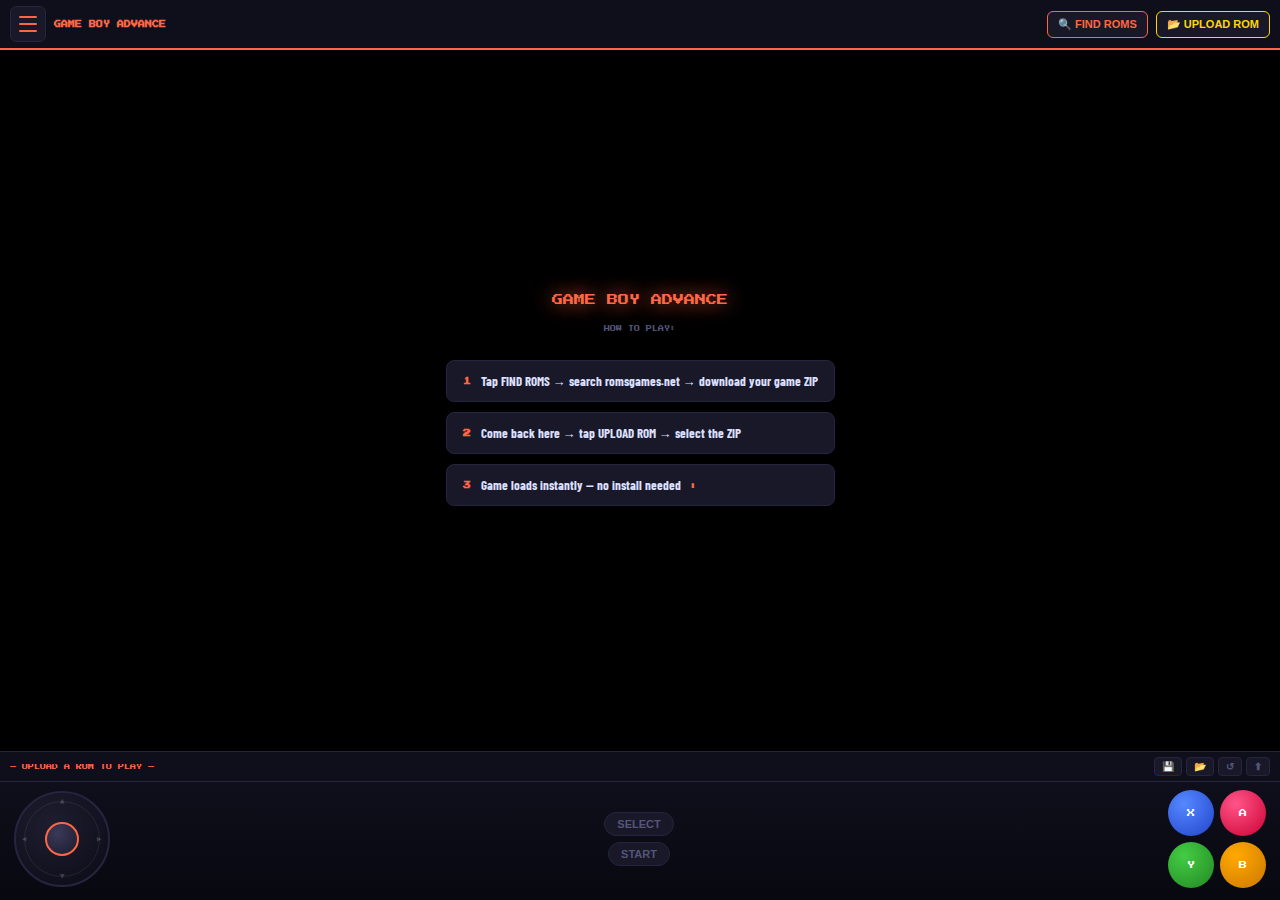
<file: pages/gba-emulator.html>
<!DOCTYPE html><html lang="en"><head><meta charset="UTF-8"><meta name="viewport" content="width=device-width,initial-scale=1,maximum-scale=1,user-scalable=no"><title>GAME BOY ADVANCE — Synch Pipe</title><link href="https://fonts.googleapis.com/css2?family=Press+Start+2P&family=Barlow+Condensed:wght@700;900&display=swap" rel="stylesheet"><style>:root{--bg:#080810;--surf:#0f0f1c;--panel:#181828;--bord:#252540;--acc:#ff6644;--text:#dde0ff;--dim:#55557a}*{box-sizing:border-box;margin:0;padding:0}html,body{height:100%;background:var(--bg);color:var(--text);font-family:'Barlow Condensed',sans-serif;overflow:hidden;-webkit-tap-highlight-color:transparent;user-select:none}#app{display:flex;flex-direction:column;height:100dvh}#topbar{display:flex;align-items:center;gap:8px;padding:6px 10px;background:var(--surf);border-bottom:2px solid var(--acc);flex-shrink:0}#ham{width:36px;height:36px;background:var(--panel);border:1px solid var(--bord);border-radius:6px;display:flex;flex-direction:column;justify-content:center;align-items:center;gap:5px;cursor:pointer;flex-shrink:0}#ham span{display:block;width:18px;height:2px;background:var(--acc);border-radius:2px}#topbar h1{font-family:'Press Start 2P',monospace;font-size:7px;color:var(--acc);flex:1}#sidenav{position:fixed;left:0;top:0;bottom:0;width:220px;background:var(--surf);border-right:1px solid var(--bord);z-index:200;transform:translateX(-100%);transition:transform .25s;display:flex;flex-direction:column;padding:16px 0;overflow-y:auto}#sidenav.open{transform:translateX(0)}#sidenav h3{font-family:'Press Start 2P',monospace;font-size:6px;color:var(--acc);padding:8px 16px 14px;border-bottom:1px solid var(--bord);margin-bottom:6px}#sidenav a{display:flex;align-items:center;gap:10px;padding:11px 16px;color:var(--dim);text-decoration:none;font-size:14px;font-weight:700;transition:all .15s}#sidenav a.active,#sidenav a:hover{color:var(--acc);background:rgba(255,255,255,.05);padding-left:20px;border-left:3px solid var(--acc)}#overlay{position:fixed;inset:0;background:rgba(0,0,0,.6);z-index:199;display:none}#overlay.show{display:block}.tb-btn{padding:6px 10px;background:var(--panel);border:1px solid var(--bord);border-radius:6px;color:var(--text);font-size:11px;font-weight:700;cursor:pointer;flex-shrink:0;white-space:nowrap}.find-btn{color:var(--acc);border-color:var(--acc)}.upload-btn{color:#ffd700;border-color:#ffd700}#emu-wrap{flex:1;position:relative;background:#000;overflow:hidden;min-height:0}#empty-state{position:absolute;inset:0;display:flex;flex-direction:column;align-items:center;justify-content:center;gap:16px;padding:20px;text-align:center}#empty-state .logo{font-family:'Press Start 2P',monospace;font-size:11px;color:var(--acc);text-shadow:0 0 20px var(--acc)}#empty-state .inst{font-family:'Press Start 2P',monospace;font-size:6px;color:var(--dim);line-height:2.4}#empty-state .steps{display:flex;flex-direction:column;gap:10px;margin-top:8px}.step{background:var(--panel);border:1px solid var(--bord);border-radius:8px;padding:12px 16px;font-size:13px;font-weight:700;color:var(--text);display:flex;align-items:center;gap:10px}.step span{font-family:'Press Start 2P',monospace;font-size:8px;color:var(--acc)}#game-container{position:absolute;inset:0}#game-container canvas{width:100%!important;height:100%!important;object-fit:contain}#infobar{display:flex;align-items:center;justify-content:space-between;padding:4px 10px;background:var(--surf);border-top:1px solid var(--bord);flex-shrink:0;min-height:30px}#game-name{font-family:'Press Start 2P',monospace;font-size:6px;color:var(--acc);overflow:hidden;text-overflow:ellipsis;white-space:nowrap;flex:1}.ib-btns{display:flex;gap:4px}.ib-btn{padding:3px 7px;background:var(--panel);border:1px solid var(--bord);border-radius:4px;color:var(--dim);font-size:10px;font-weight:700;cursor:pointer}#ctrl{background:linear-gradient(180deg,var(--surf),var(--bg));border-top:1px solid var(--bord);padding:8px 14px 12px;flex-shrink:0}.ctrl-row{display:flex;align-items:center;justify-content:space-between;gap:8px}#joy-wrap{position:relative;width:96px;height:96px;flex-shrink:0}#joy-base{position:absolute;inset:0;border-radius:50%;background:radial-gradient(circle at 40% 35%,#1e1e30,#0a0a15);border:2px solid var(--bord)}#joy-ring{position:absolute;inset:10px;border-radius:50%;border:1px solid rgba(255,255,255,.08)}.joy-lbl{position:absolute;font-family:'Press Start 2P',monospace;font-size:5px;color:rgba(255,255,255,.2);pointer-events:none}.joy-lbl.u{top:8px;left:50%;transform:translateX(-50%)}.joy-lbl.d{bottom:8px;left:50%;transform:translateX(-50%)}.joy-lbl.l{left:8px;top:50%;transform:translateY(-50%)}.joy-lbl.r{right:8px;top:50%;transform:translateY(-50%)}#joy-thumb{position:absolute;width:34px;height:34px;border-radius:50%;background:radial-gradient(circle at 35% 30%,#3a3a58,#1a1a2e);border:2px solid var(--acc);top:50%;left:50%;transform:translate(-50%,-50%);cursor:pointer;transition:box-shadow .1s}#joy-thumb.active{box-shadow:0 0 16px var(--acc)}#center-btns{display:flex;flex-direction:column;align-items:center;gap:6px}.sys-btn{padding:5px 12px;background:var(--panel);border:1px solid var(--bord);border-radius:20px;color:var(--dim);font-size:11px;font-weight:700;cursor:pointer;transition:all .1s}.sys-btn:active{background:var(--acc);color:#000}#face-btns{display:grid;grid-template-columns:1fr 1fr;gap:6px;flex-shrink:0}.face-btn{width:46px;height:46px;border-radius:50%;border:none;font-family:'Press Start 2P',monospace;font-size:8px;cursor:pointer;display:flex;align-items:center;justify-content:center;transition:transform .1s}.face-btn:active{transform:scale(.88)}#btn-a{background:radial-gradient(circle at 35% 30%,#ff5588,#cc0033);color:#fff}#btn-b{background:radial-gradient(circle at 35% 30%,#ffaa00,#cc7700);color:#fff}#btn-x{background:radial-gradient(circle at 35% 30%,#5588ff,#2244cc);color:#fff}#btn-y{background:radial-gradient(circle at 35% 30%,#44cc44,#228822);color:#fff}#loading{position:fixed;inset:0;background:rgba(0,0,0,.96);z-index:600;display:none;flex-direction:column;align-items:center;justify-content:center;gap:16px}#loading.show{display:flex}#loading p{font-family:'Press Start 2P',monospace;font-size:7px;color:var(--acc);text-align:center;line-height:2}.load-bar{width:200px;height:6px;background:var(--panel);border-radius:4px;overflow:hidden}.load-fill{height:100%;background:var(--acc);border-radius:4px;animation:la 1.4s ease-in-out infinite}@keyframes la{0%{width:0;margin-left:0}50%{width:70%;margin-left:15%}100%{width:0;margin-left:100%}}.blink{animation:blink 1s step-end infinite}@keyframes blink{50%{opacity:0}}#upload-file{display:none}</style></head><body>
<div id="app">
<div id="topbar">
  <button id="ham" onclick="toggleNav()"><span></span><span></span><span></span></button>
  <h1>GAME BOY ADVANCE</h1>
  <button class="tb-btn find-btn" onclick="window.open('https://www.romsgames.net/roms/','_blank')">🔍 FIND ROMS</button>
  <button class="tb-btn upload-btn" onclick="document.getElementById('upload-file').click()">📂 UPLOAD ROM</button>
</div>
<nav id="sidenav">
  <h3>► SYNCH PIPE</h3>
  <a href="../index.html">🏠 Hub</a>
  <a href="nes-emulator.html">🎮 NES</a>
  <a href="snes-emulator.html">🎮 SNES</a>
  <a href="genesis-emulator.html">🎮 Genesis</a>
  <a href="gba-emulator.html">🎮 Game Boy Advance</a>
  <a href="gb-emulator.html">🎮 Game Boy</a>
  <a href="n64-emulator.html">🎮 Nintendo 64</a>
  <a href="ps1-emulator.html">🎮 PlayStation</a>
  <a href="arcade-emulator.html">🎮 Arcade</a>
  <a href="atari-emulator.html">🎮 Atari</a>
  <a href="segacd-emulator.html">🎮 Sega CD</a>
  <a href="jukebox-aerobics.html">🎵 Jukebox</a>
  <a href="terminal-bot.html">💻 Terminal</a>
  <a href="ai-chat.html">🤖 AI Chat</a>
</nav>
<div id="overlay" onclick="closeNav()"></div>
<div id="emu-wrap">
  <div id="empty-state">
    <div class="logo">GAME BOY ADVANCE</div>
    <div class="inst">HOW TO PLAY:</div>
    <div class="steps">
      <div class="step"><span>1</span>Tap FIND ROMS → search romsgames.net → download your game ZIP</div>
      <div class="step"><span>2</span>Come back here → tap UPLOAD ROM → select the ZIP</div>
      <div class="step"><span>3</span>Game loads instantly — no install needed <span class="blink">▮</span></div>
    </div>
  </div>
  <div id="game-container"></div>
</div>
<div id="infobar">
  <span id="game-name">— UPLOAD A ROM TO PLAY —</span>
  <div class="ib-btns">
    <button class="ib-btn" onclick="if(window.EJS_emulator)window.EJS_emulator.saveState()">💾</button>
    <button class="ib-btn" onclick="if(window.EJS_emulator)window.EJS_emulator.loadState()">📂</button>
    <button class="ib-btn" onclick="if(window.EJS_emulator)window.EJS_emulator.restart()">↺</button>
    <button class="ib-btn" onclick="document.getElementById('upload-file').click()">⬆</button>
  </div>
</div>
<div id="ctrl">
  <div class="ctrl-row">
    <div id="joy-wrap">
      <div id="joy-base"></div><div id="joy-ring"></div>
      <span class="joy-lbl u">▲</span><span class="joy-lbl d">▼</span>
      <span class="joy-lbl l">◀</span><span class="joy-lbl r">▶</span>
      <div id="joy-thumb"></div>
    </div>
    <div id="center-btns">
      <button class="sys-btn" id="btn-select">SELECT</button>
      <button class="sys-btn" id="btn-start">START</button>
    </div>
    <div id="face-btns">
      <button class="face-btn" id="btn-x">X</button>
      <button class="face-btn" id="btn-a">A</button>
      <button class="face-btn" id="btn-y">Y</button>
      <button class="face-btn" id="btn-b">B</button>
    </div>
  </div>
</div>
</div>
<div id="loading"><p>LOADING ROM...<br><span class="blink">▮</span></p><div class="load-bar"><div class="load-fill"></div></div></div>
<input type="file" id="upload-file" accept=".zip,.rom,.nes,.sfc,.smc,.gba,.gb,.gbc,.n64,.z64,.bin,.iso,.img,.cue">
<script>
var CORE='gba';
document.getElementById('upload-file').addEventListener('change',function(){
  var f=this.files[0];if(!f)return;
  loadGame(URL.createObjectURL(f),f.name.replace(/\.[^.]+$/,''));
  this.value='';
});
function loadGame(url,title){
  showLoading();
  document.getElementById('empty-state').style.display='none';
  document.getElementById('game-name').textContent=title.toUpperCase();
  document.getElementById('game-container').innerHTML='<div id="game"></div>';
  window.EJS_player='#game';
  window.EJS_core=CORE;
  window.EJS_gameUrl=url;
  window.EJS_pathtodata='https://cdn.emulatorjs.org/stable/data/';
  window.EJS_startOnLoaded=true;
  window.EJS_VirtualGamepad=false;
  var old=document.getElementById('ejs-loader');if(old)old.remove();
  var s=document.createElement('script');
  s.id='ejs-loader';
  s.src='https://cdn.emulatorjs.org/stable/data/loader.js';
  s.onload=function(){hideLoading()};
  s.onerror=function(){hideLoading()};
  document.body.appendChild(s);
}
function showLoading(){document.getElementById('loading').classList.add('show')}
function hideLoading(){document.getElementById('loading').classList.remove('show')}
function toggleNav(){document.getElementById('sidenav').classList.toggle('open');document.getElementById('overlay').classList.toggle('show')}
function closeNav(){document.getElementById('sidenav').classList.remove('open');document.getElementById('overlay').classList.remove('show')}
(function(){
  var wrap=document.getElementById('joy-wrap'),thumb=document.getElementById('joy-thumb');
  var R=48,dead=12,active=false,keys={};
  function getC(){var r=wrap.getBoundingClientRect();return{x:r.left+r.width/2,y:r.top+r.height/2}}
  function sk(k,v){if(v&&!keys[k]){document.dispatchEvent(new KeyboardEvent('keydown',{key:k,bubbles:true}));keys[k]=true}else if(!v&&keys[k]){document.dispatchEvent(new KeyboardEvent('keyup',{key:k,bubbles:true}));keys[k]=false}}
  function move(px,py){var c=getC(),dx=px-c.x,dy=py-c.y,dist=Math.sqrt(dx*dx+dy*dy),cl=Math.min(dist,R),a=Math.atan2(dy,dx);thumb.style.transform='translate(calc(-50% + '+Math.cos(a)*cl+'px),calc(-50% + '+Math.sin(a)*cl+'px))';if(dist>dead){sk('ArrowUp',dy<-dead&&Math.abs(dy)>Math.abs(dx)*.5);sk('ArrowDown',dy>dead&&Math.abs(dy)>Math.abs(dx)*.5);sk('ArrowLeft',dx<-dead&&Math.abs(dx)>Math.abs(dy)*.5);sk('ArrowRight',dx>dead&&Math.abs(dx)>Math.abs(dy)*.5)}else{['ArrowUp','ArrowDown','ArrowLeft','ArrowRight'].forEach(function(k){sk(k,false)})}}
  function release(){active=false;thumb.style.transform='translate(-50%,-50%)';thumb.classList.remove('active');['ArrowUp','ArrowDown','ArrowLeft','ArrowRight'].forEach(function(k){sk(k,false)})}
  wrap.addEventListener('touchstart',function(e){e.preventDefault();active=true;thumb.classList.add('active');move(e.touches[0].clientX,e.touches[0].clientY)},{passive:false});
  wrap.addEventListener('touchmove',function(e){e.preventDefault();if(active)move(e.touches[0].clientX,e.touches[0].clientY)},{passive:false});
  wrap.addEventListener('touchend',function(e){e.preventDefault();release()},{passive:false});
  wrap.addEventListener('mousedown',function(e){active=true;thumb.classList.add('active');move(e.clientX,e.clientY)});
  document.addEventListener('mousemove',function(e){if(active)move(e.clientX,e.clientY)});
  document.addEventListener('mouseup',function(){if(active)release()});
})();
(function(){
  var map={
    'btn-a':{key:'x'},'btn-b':{key:'z'},
    'btn-x':{key:'s'},'btn-y':{key:'a'},
    'btn-start':{key:'Enter'},'btn-select':{key:'Shift'}
  };
  Object.keys(map).forEach(function(id){
    var key=map[id].key,el=document.getElementById(id);if(!el)return;
    var p=function(){document.dispatchEvent(new KeyboardEvent('keydown',{key:key,bubbles:true}))};
    var r=function(){document.dispatchEvent(new KeyboardEvent('keyup',{key:key,bubbles:true}))};
    el.addEventListener('touchstart',function(e){e.preventDefault();p()},{passive:false});
    el.addEventListener('touchend',function(e){e.preventDefault();r()},{passive:false});
    el.addEventListener('mousedown',p);el.addEventListener('mouseup',r);
  });
})();
</script></body></html>
</file>
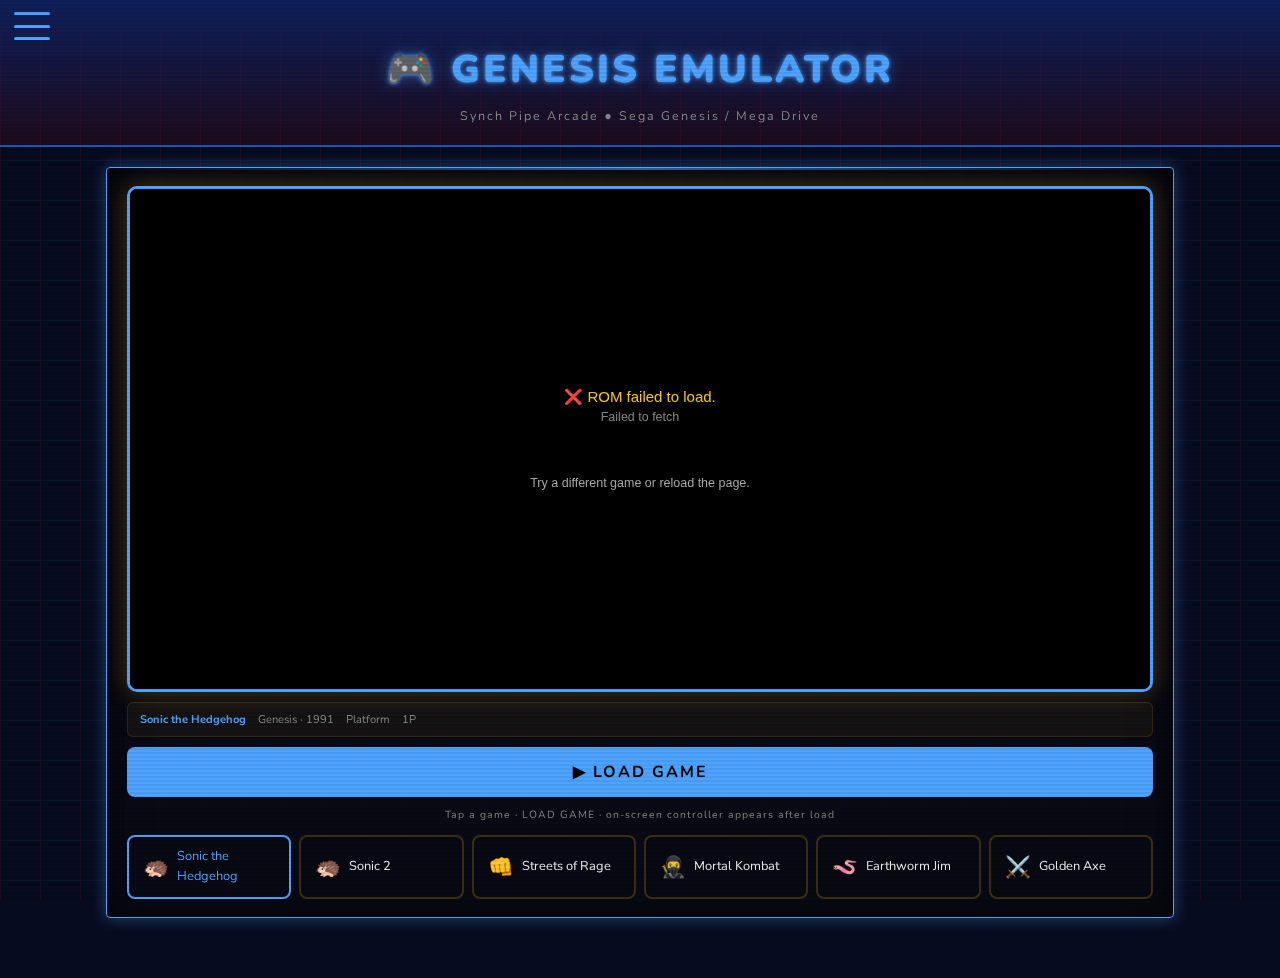
<file: pages/genesis-emulator.html>
<!DOCTYPE html>
<html lang="en">
<head>
<meta charset="UTF-8"/>
<meta name="viewport" content="width=device-width,initial-scale=1.0,user-scalable=no"/>
<title>Genesis Emulator — Synch Pipe Arcade</title>
<link rel="stylesheet" href="../css/infinity-theme.css"/>
<link rel="stylesheet" href="../css/fixes.css"/>
<style>
#game{width:100%!important;height:60vw!important;min-height:300px;max-height:500px;display:block;background:#000;touch-action:none}
.emu-bezel{border:3px solid var(--gold,#ffcc00);border-radius:10px;overflow:hidden;background:#000;box-shadow:0 0 24px rgba(255,204,0,.25);width:100%}
.game-grid{display:flex;flex-wrap:wrap;gap:8px;margin-top:12px}
.game-tile{display:flex;align-items:center;gap:8px;padding:10px 14px;background:var(--bg-card,#0d0d1f);border:2px solid rgba(255,204,0,.2);border-radius:8px;cursor:pointer;font-size:.8rem;color:var(--text,#e0e0e0);flex:1 1 140px;-webkit-tap-highlight-color:transparent;user-select:none;transition:border-color .15s}
.game-tile.active,.game-tile:active{border-color:var(--gold,#ffcc00);color:var(--gold,#ffcc00)}
.g-icon{font-size:1.3rem}
#load-btn{display:block;width:100%;margin:10px 0;padding:14px;background:var(--gold,#ffcc00);color:#000;font-weight:bold;font-size:1rem;letter-spacing:2px;border:none;border-radius:8px;cursor:pointer;-webkit-tap-highlight-color:transparent}
#load-btn:active{opacity:.8}
.meta-bar{display:flex;gap:12px;flex-wrap:wrap;padding:8px 12px;background:rgba(255,204,0,.05);border:1px solid rgba(255,204,0,.12);border-radius:6px;margin-top:10px;font-size:.7rem;color:var(--text-dim,#888)}
.meta-bar b{color:var(--gold,#ffcc00)}
.tip{font-size:.65rem;color:var(--text-dim,#888);text-align:center;margin-top:6px;letter-spacing:1px}
</style>
</head>
<body>
<div id="star-overlay" aria-hidden="true"></div>
<input type="checkbox" id="nav-toggle" aria-label="Toggle navigation"/>
<label class="hamburger" for="nav-toggle" aria-label="Menu"><span></span><span></span><span></span></label>
<nav class="nav-drawer" aria-label="Site navigation">
  <h3>&#9658; Navigate</h3>
  <a href="../index.html">&#x1F3E0; Hub</a>
  <h3 style="margin-top:16px">&#9658; Pages</h3>
  <a href="nes-emulator.html">&#x1F3AE; NES Emulator</a>
  <a href="snes-emulator.html">&#x1F3AE; SNES Emulator</a>
  <a href="genesis-emulator.html">&#x1F3AE; Genesis Emulator</a>
  <a href="evolution-timeline.html">&#x1F4C8; Evolution Timeline</a>
  <a href="jukebox-aerobics.html">&#x1F3B5; Jukebox Aerobics</a>
  <a href="terminal-bot.html">&#x1F4BB; Terminal &amp; Bot</a>
  <a href="character-builder.html">&#x1F3A8; Character Builder</a>
  <a href="ai-chat.html">&#x1F916; AI Chat</a>
  <a href="video-gallery.html">&#x1F4FA; Video Gallery</a>
</nav>
<header id="site-header">
  <h1>&#x1F3AE; Genesis Emulator</h1>
  <p class="tagline">Synch Pipe Arcade &#9679; Sega Genesis / Mega Drive</p>
</header>
<main id="main-content">
<section class="panel full-width">
  <div class="emu-bezel"><div id="game"></div></div>
  <div class="meta-bar"><b id="mt">Sonic the Hedgehog</b><span id="ms">Genesis · 1991</span><span id="mg">Platform</span><span id="mp">1P</span></div>
  <button id="load-btn" onclick="loadSelected()">&#9654; LOAD GAME</button>
  <p class="tip">Tap a game · LOAD GAME · on-screen controller appears after load</p>
  <div class="game-grid">
    <div class="game-tile active" data-id="sonic1" data-title="Sonic the Hedgehog" data-year="1991" data-genre="Platform" data-players="1" onclick="pick(this)"><span class="g-icon">🦔</span><span>Sonic the Hedgehog</span></div>
    <div class="game-tile" data-id="sonic2" data-title="Sonic 2" data-year="1992" data-genre="Platform" data-players="1-2" onclick="pick(this)"><span class="g-icon">🦔</span><span>Sonic 2</span></div>
    <div class="game-tile" data-id="sor" data-title="Streets of Rage" data-year="1991" data-genre="Beat-em-up" data-players="1-2" onclick="pick(this)"><span class="g-icon">👊</span><span>Streets of Rage</span></div>
    <div class="game-tile" data-id="mk" data-title="Mortal Kombat" data-year="1993" data-genre="Fighting" data-players="1-2" onclick="pick(this)"><span class="g-icon">🥷</span><span>Mortal Kombat</span></div>
    <div class="game-tile" data-id="ewj" data-title="Earthworm Jim" data-year="1994" data-genre="Platform" data-players="1" onclick="pick(this)"><span class="g-icon">🪱</span><span>Earthworm Jim</span></div>
    <div class="game-tile" data-id="ga" data-title="Golden Axe" data-year="1990" data-genre="Beat-em-up" data-players="1-2" onclick="pick(this)"><span class="g-icon">⚔️</span><span>Golden Axe</span></div>
  </div>
</section>
</main>
<script src="../js/navigation.js"></script>
<script src="../js/rom-loader.js"></script>
<script>
var ROMS={
  sonic1:'https://archive.org/download/sonic-the-hedgehog-genesis/Sonic%20the%20Hedgehog%20(USA%2C%20Europe).md',
  sonic2:'https://archive.org/download/sonic-the-hedgehog-2-genesis/Sonic%20the%20Hedgehog%202%20(World).md',
  sor:'https://archive.org/download/streets-of-rage-genesis/Streets%20of%20Rage%20(USA%2C%20Europe).md',
  mk:'https://archive.org/download/mortal-kombat-genesis/Mortal%20Kombat%20(USA).md',
  ewj:'https://archive.org/download/earthworm-jim-genesis/Earthworm%20Jim%20(USA).md',
  ga:'https://archive.org/download/golden-axe-genesis/Golden%20Axe%20(USA%2C%20Europe).md'
};
var sel='sonic1';
function pick(el){
  document.querySelectorAll('.game-tile').forEach(function(g){g.classList.remove('active');});
  el.classList.add('active');sel=el.dataset.id;
  document.getElementById('mt').textContent=el.dataset.title;
  document.getElementById('ms').textContent='Genesis · '+el.dataset.year;
  document.getElementById('mg').textContent=el.dataset.genre;
  document.getElementById('mp').textContent=el.dataset.players+'P';
  if(navigator.vibrate)navigator.vibrate(12);
}
function loadSelected(){
  if(!ROMS[sel])return;
  if(navigator.vibrate)navigator.vibrate(25);
  var b=document.getElementById('load-btn');
  b.textContent='⏳ Loading…';b.disabled=true;
  RomLoader.load(ROMS[sel],'segaMD','game');
  setTimeout(function(){b.textContent='▶ LOAD GAME';b.disabled=false;},10000);
}
document.addEventListener('DOMContentLoaded',function(){RomLoader.load(ROMS.sonic1,'segaMD','game');});
</script>
</body>
</html>
</file>
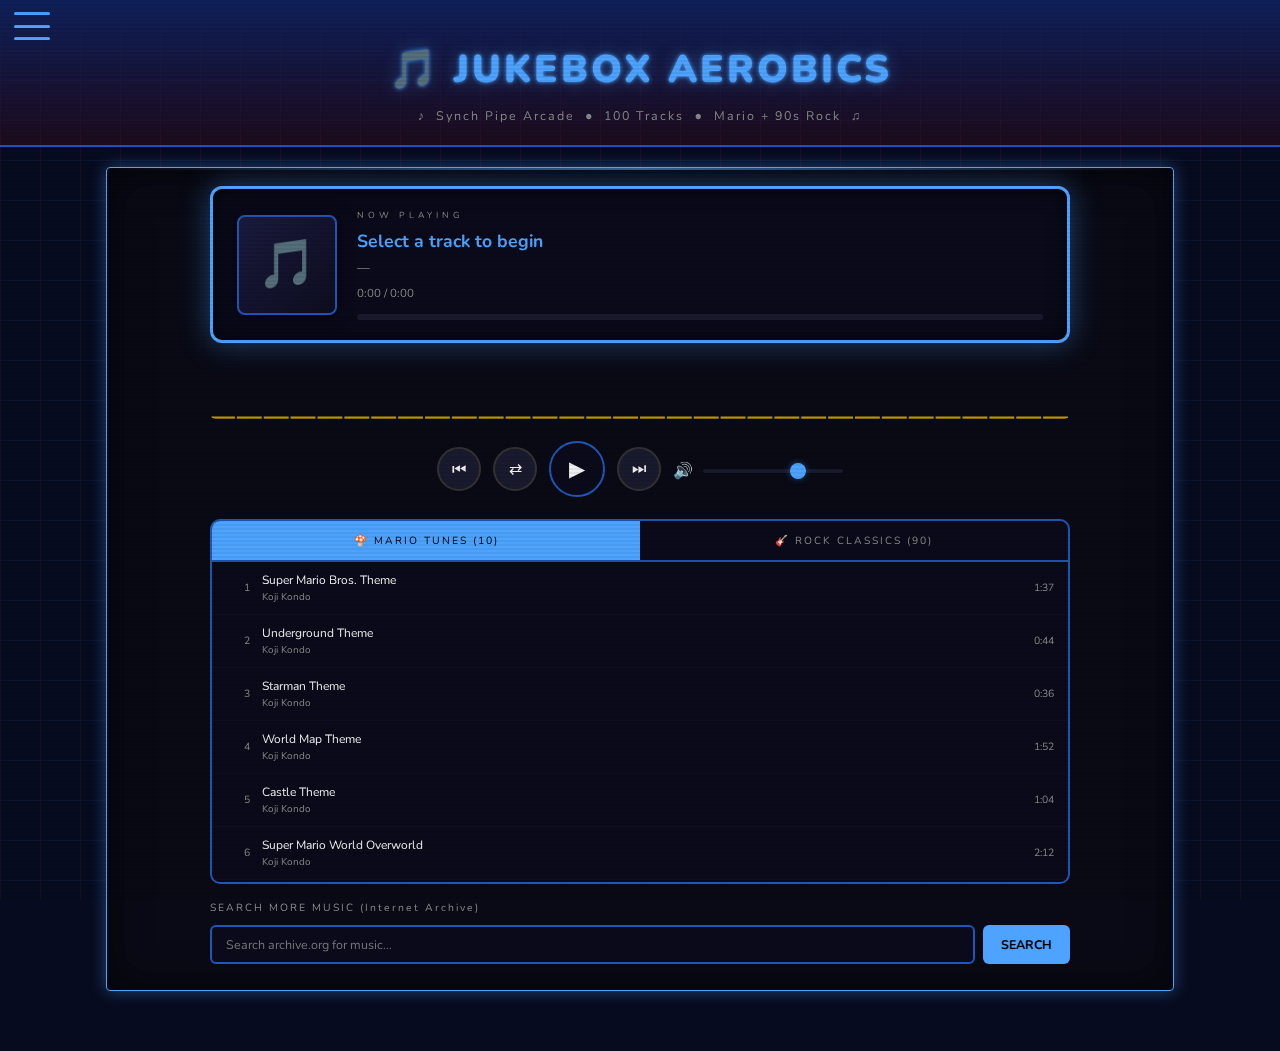
<file: pages/jukebox-old-backup.html>
<!DOCTYPE html>
<html lang="en">
<head>
  <meta charset="UTF-8" />
  <meta name="viewport" content="width=device-width, initial-scale=1.0" />
  <title>Jukebox Aerobics — Synch Pipe Arcade</title>
  <link rel="stylesheet" href="../css/infinity-theme.css" />
  <link rel="stylesheet" href="../css/fixes.css" />
  <link rel="stylesheet" href="../css/jukebox.css" />
</head>
<body>

  <div id="star-overlay" aria-hidden="true"></div>

  <input type="checkbox" id="nav-toggle" aria-label="Toggle navigation" />
  <label class="hamburger" for="nav-toggle" aria-label="Menu">
    <span></span><span></span><span></span>
  </label>

  <nav class="nav-drawer" aria-label="Site navigation">
    <h3>&#9658; Navigate</h3>
    <a href="../index.html">&#x1F3E0; Hub</a>
    <h3 style="margin-top:16px">&#9658; Pages</h3>
    <a href="nes-emulator.html">&#x1F3AE; NES Emulator</a>
    <a href="snes-emulator.html">&#x1F3AE; SNES Emulator</a>
    <a href="genesis-emulator.html">&#x1F3AE; Genesis Emulator</a>
    <a href="evolution-timeline.html">&#x1F4C8; Evolution Timeline</a>
    <a href="jukebox-aerobics.html">&#x1F3B5; Jukebox Aerobics</a>
    <a href="terminal-bot.html">&#x1F4BB; Terminal &amp; Bot</a>
    <a href="character-builder.html">&#x1F3A8; Character Builder</a>
    <a href="ai-chat.html">&#x1F916; AI Chat</a>
    <a href="video-gallery.html">&#x1F4FA; Video Gallery</a>
  </nav>

  <header id="site-header">
    <h1>&#x1F3B5; Jukebox Aerobics</h1>
    <p class="tagline">
      <span id="note-anim" style="animation:noteBounce 0.5s infinite alternate;display:inline-block">♪</span>
      &nbsp;Synch Pipe Arcade &nbsp;&#9679;&nbsp; 100 Tracks &nbsp;&#9679;&nbsp; Mario + 90s Rock
      &nbsp;<span style="animation:noteBounce 0.5s 0.25s infinite alternate;display:inline-block">♫</span>
    </p>
  </header>

  <style>
    @keyframes noteBounce { from { transform: translateY(0); } to { transform: translateY(-4px); } }
  </style>

  <main id="main-content">
    <section class="panel full-width">
      <div class="jukebox-layout">

        <!-- Now Playing -->
        <div class="now-playing-card">
          <div class="album-art" id="album-art">🎵</div>
          <div class="now-playing-info">
            <div class="np-label">NOW PLAYING</div>
            <div class="np-title" id="np-title">Select a track to begin</div>
            <div class="np-artist" id="np-artist">—</div>
            <div class="np-duration" id="np-time">0:00 / 0:00</div>
            <div class="progress-bar-track" id="progress-track">
              <div class="progress-bar-fill" id="progress-fill"></div>
            </div>
          </div>
        </div>

        <!-- Visualizer -->
        <canvas id="viz-canvas" width="800" height="60" aria-hidden="true"></canvas>

        <!-- Controls -->
        <div class="player-controls">
          <button class="ctrl-btn" id="btn-prev"    title="Previous" aria-label="Previous">⏮</button>
          <button class="ctrl-btn" id="btn-shuffle"  title="Shuffle"  aria-label="Shuffle">⇄</button>
          <button class="ctrl-btn primary" id="btn-play" title="Play/Pause" aria-label="Play/Pause">▶</button>
          <button class="ctrl-btn" id="btn-next"    title="Next"    aria-label="Next">⏭</button>
          <div class="volume-row">
            <span class="volume-icon">🔊</span>
            <input type="range" class="volume-slider" id="volume-slider" min="0" max="1" step="0.05" value="0.7" aria-label="Volume" />
          </div>
        </div>

        <!-- Track list tabs -->
        <div class="track-list-section">
          <div class="track-list-header">
            <button class="track-tab active" id="tab-mario" onclick="switchTab('mario')">🍄 MARIO TUNES (10)</button>
            <button class="track-tab" id="tab-rock"  onclick="switchTab('rock')">🎸 ROCK CLASSICS (90)</button>
          </div>
          <div class="track-list" id="track-list"></div>
        </div>

        <!-- Search more -->
        <div style="width:100%">
          <p style="font-size:0.65rem;color:var(--text-dim);letter-spacing:2px;margin-bottom:8px">SEARCH MORE MUSIC (Internet Archive)</p>
          <div class="music-search-row">
            <input type="text" id="music-search-input" placeholder="Search archive.org for music..." aria-label="Music search" />
            <button onclick="doMusicSearch()">SEARCH</button>
          </div>
          <div id="music-search-results" style="margin-top:8px"></div>
        </div>

      </div>
    </section>
  </main>

  <!-- Hidden audio element -->
  <audio id="hidden-audio" crossorigin="anonymous"></audio>

  <script src="../js/navigation.js"></script>
  <script src="../js/jukebox.js"></script>

  <script>
    var PLAYLIST = [];
    var currentTab = 'mario';

    // Load playlist from JSON
    fetch('../data/music-playlist.json')
      .then(function (r) { return r.json(); })
      .then(function (data) {
        PLAYLIST = data.playlist || [];
        Jukebox.init(PLAYLIST);
        Jukebox.setCanvas(document.getElementById('viz-canvas'));
        renderTrackList(currentTab);
        Jukebox.onTrackChange(function (track, playing, idx) {
          updateNowPlaying(track, playing);
          highlightTrack(idx);
        });
      })
      .catch(function (err) {
        console.warn('[Jukebox] Failed to load playlist, using inline fallback:', err);
        // Minimal fallback
        PLAYLIST = [
          {id:1,title:"Super Mario Bros. Theme",artist:"Koji Kondo",type:"mario",archive_id:"mario-bros-nes-music",file:"01_overworld_theme.mp3",duration:"1:37"},
          {id:11,title:"Smells Like Teen Spirit",artist:"Nirvana",type:"rock",archive_id:"nirvana-nevermind-full-album",file:"01_smells_like_teen_spirit.mp3",duration:"5:01"}
        ];
        Jukebox.init(PLAYLIST);
        Jukebox.setCanvas(document.getElementById('viz-canvas'));
        renderTrackList(currentTab);
      });

    function renderTrackList(type) {
      var list = document.getElementById('track-list');
      list.innerHTML = '';
      var filtered = PLAYLIST.filter(function (t) { return t.type === type; });
      filtered.forEach(function (track, i) {
        var div = document.createElement('div');
        div.className = 'track-item';
        div.setAttribute('data-id', track.id);
        var globalIdx = PLAYLIST.indexOf(track);
        div.innerHTML =
          '<span class="track-num">' + (i + 1) + '</span>' +
          '<div class="track-info">' +
            '<div class="track-name">' + escHtml(track.title) + '</div>' +
            '<div class="track-artist">' + escHtml(track.artist) + '</div>' +
          '</div>' +
          '<span class="track-dur">' + escHtml(track.duration) + '</span>';
        div.addEventListener('click', function () {
          Jukebox.selectTrack(globalIdx);
        });
        list.appendChild(div);
      });
    }

    function switchTab(type) {
      currentTab = type;
      document.getElementById('tab-mario').classList.toggle('active', type === 'mario');
      document.getElementById('tab-rock').classList.toggle('active',  type === 'rock');
      renderTrackList(type);
    }

    function updateNowPlaying(track, playing) {
      if (!track) return;
      document.getElementById('np-title').textContent  = track.title  || '—';
      document.getElementById('np-artist').textContent = track.artist || '—';
      document.getElementById('btn-play').textContent  = playing ? '⏸' : '▶';
      var art = document.getElementById('album-art');
      art.textContent = track.type === 'mario' ? '🍄' : '🎸';
      if (playing) { art.classList.add('spinning'); } else { art.classList.remove('spinning'); }
    }

    function highlightTrack(globalIdx) {
      document.querySelectorAll('.track-item').forEach(function (el) { el.classList.remove('playing'); });
      var track = PLAYLIST[globalIdx];
      if (!track) return;
      var el = document.querySelector('[data-id="' + track.id + '"]');
      if (el) {
        el.classList.add('playing');
        el.scrollIntoView({ block: 'nearest', behavior: 'smooth' });
      }
    }

    // Control buttons
    document.getElementById('btn-play').addEventListener('click', function () {
      if (Jukebox.isPlaying()) { Jukebox.pause(); document.getElementById('btn-play').textContent = '▶'; }
      else { Jukebox.play(); document.getElementById('btn-play').textContent = '⏸'; }
    });
    document.getElementById('btn-next').addEventListener('click', function () { Jukebox.next(); });
    document.getElementById('btn-prev').addEventListener('click', function () { Jukebox.prev(); });
    document.getElementById('btn-shuffle').addEventListener('click', function () {
      var on = Jukebox.shuffle();
      document.getElementById('btn-shuffle').style.color = on ? 'var(--gold)' : '';
    });
    document.getElementById('volume-slider').addEventListener('input', function () {
      Jukebox.setVolume(this.value);
    });

    // Progress bar click-to-seek (visual only — actual seek is browser-level via audio element)
    document.getElementById('progress-track').addEventListener('click', function (e) {
      var rect = this.getBoundingClientRect();
      var pct  = (e.clientX - rect.left) / rect.width;
      document.getElementById('progress-fill').style.width = (pct * 100) + '%';
    });

    function doMusicSearch() {
      try {
        var q = document.getElementById('music-search-input').value.trim();
        if (!q) return;
        var container = document.getElementById('music-search-results');
        container.innerHTML = '<div style="color:var(--text-dim);font-size:0.75rem;padding:8px">Searching archive.org...</div>';
        Jukebox.search(q, function (err, results) {
          if (err || !results.length) {
            container.innerHTML = '<div style="color:var(--text-dim);font-size:0.75rem;padding:8px">No results.</div>';
            return;
          }
          container.innerHTML = results.slice(0, 10).map(function (r) {
            return '<div style="padding:8px 12px;border-bottom:1px solid #1a1a2e;font-size:0.75rem;color:var(--text)">' +
              escHtml(r.title || r.identifier) +
              (r.creator ? ' <span style="color:var(--text-dim)">— ' + escHtml(r.creator) + '</span>' : '') +
              '</div>';
          }).join('');
        });
      } catch (e) { console.warn('[Jukebox] search error:', e); }
    }

    document.getElementById('music-search-input').addEventListener('keypress', function (e) {
      if (e.key === 'Enter') doMusicSearch();
    });

    function escHtml(s) {
      return String(s).replace(/&/g,'&amp;').replace(/</g,'&lt;').replace(/>/g,'&gt;').replace(/"/g,'&quot;');
    }
  </script>
</body>
</html>
</file>
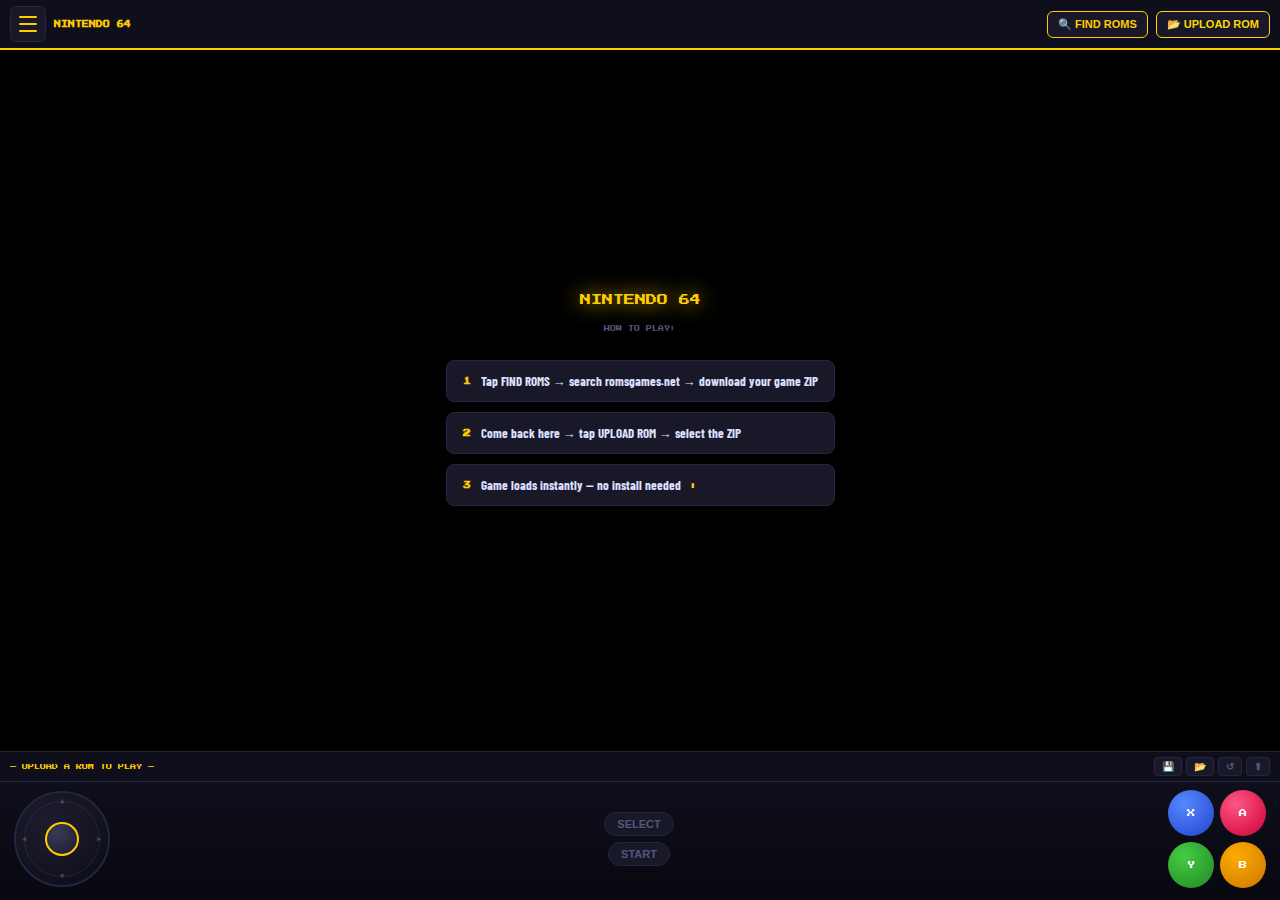
<file: pages/n64-emulator.html>
<!DOCTYPE html><html lang="en"><head><meta charset="UTF-8"><meta name="viewport" content="width=device-width,initial-scale=1,maximum-scale=1,user-scalable=no"><title>NINTENDO 64 — Synch Pipe</title><link href="https://fonts.googleapis.com/css2?family=Press+Start+2P&family=Barlow+Condensed:wght@700;900&display=swap" rel="stylesheet"><style>:root{--bg:#080810;--surf:#0f0f1c;--panel:#181828;--bord:#252540;--acc:#ffcc00;--text:#dde0ff;--dim:#55557a}*{box-sizing:border-box;margin:0;padding:0}html,body{height:100%;background:var(--bg);color:var(--text);font-family:'Barlow Condensed',sans-serif;overflow:hidden;-webkit-tap-highlight-color:transparent;user-select:none}#app{display:flex;flex-direction:column;height:100dvh}#topbar{display:flex;align-items:center;gap:8px;padding:6px 10px;background:var(--surf);border-bottom:2px solid var(--acc);flex-shrink:0}#ham{width:36px;height:36px;background:var(--panel);border:1px solid var(--bord);border-radius:6px;display:flex;flex-direction:column;justify-content:center;align-items:center;gap:5px;cursor:pointer;flex-shrink:0}#ham span{display:block;width:18px;height:2px;background:var(--acc);border-radius:2px}#topbar h1{font-family:'Press Start 2P',monospace;font-size:7px;color:var(--acc);flex:1}#sidenav{position:fixed;left:0;top:0;bottom:0;width:220px;background:var(--surf);border-right:1px solid var(--bord);z-index:200;transform:translateX(-100%);transition:transform .25s;display:flex;flex-direction:column;padding:16px 0;overflow-y:auto}#sidenav.open{transform:translateX(0)}#sidenav h3{font-family:'Press Start 2P',monospace;font-size:6px;color:var(--acc);padding:8px 16px 14px;border-bottom:1px solid var(--bord);margin-bottom:6px}#sidenav a{display:flex;align-items:center;gap:10px;padding:11px 16px;color:var(--dim);text-decoration:none;font-size:14px;font-weight:700;transition:all .15s}#sidenav a.active,#sidenav a:hover{color:var(--acc);background:rgba(255,255,255,.05);padding-left:20px;border-left:3px solid var(--acc)}#overlay{position:fixed;inset:0;background:rgba(0,0,0,.6);z-index:199;display:none}#overlay.show{display:block}.tb-btn{padding:6px 10px;background:var(--panel);border:1px solid var(--bord);border-radius:6px;color:var(--text);font-size:11px;font-weight:700;cursor:pointer;flex-shrink:0;white-space:nowrap}.find-btn{color:var(--acc);border-color:var(--acc)}.upload-btn{color:#ffd700;border-color:#ffd700}#emu-wrap{flex:1;position:relative;background:#000;overflow:hidden;min-height:0}#empty-state{position:absolute;inset:0;display:flex;flex-direction:column;align-items:center;justify-content:center;gap:16px;padding:20px;text-align:center}#empty-state .logo{font-family:'Press Start 2P',monospace;font-size:11px;color:var(--acc);text-shadow:0 0 20px var(--acc)}#empty-state .inst{font-family:'Press Start 2P',monospace;font-size:6px;color:var(--dim);line-height:2.4}#empty-state .steps{display:flex;flex-direction:column;gap:10px;margin-top:8px}.step{background:var(--panel);border:1px solid var(--bord);border-radius:8px;padding:12px 16px;font-size:13px;font-weight:700;color:var(--text);display:flex;align-items:center;gap:10px}.step span{font-family:'Press Start 2P',monospace;font-size:8px;color:var(--acc)}#game-container{position:absolute;inset:0}#game-container canvas{width:100%!important;height:100%!important;object-fit:contain}#infobar{display:flex;align-items:center;justify-content:space-between;padding:4px 10px;background:var(--surf);border-top:1px solid var(--bord);flex-shrink:0;min-height:30px}#game-name{font-family:'Press Start 2P',monospace;font-size:6px;color:var(--acc);overflow:hidden;text-overflow:ellipsis;white-space:nowrap;flex:1}.ib-btns{display:flex;gap:4px}.ib-btn{padding:3px 7px;background:var(--panel);border:1px solid var(--bord);border-radius:4px;color:var(--dim);font-size:10px;font-weight:700;cursor:pointer}#ctrl{background:linear-gradient(180deg,var(--surf),var(--bg));border-top:1px solid var(--bord);padding:8px 14px 12px;flex-shrink:0}.ctrl-row{display:flex;align-items:center;justify-content:space-between;gap:8px}#joy-wrap{position:relative;width:96px;height:96px;flex-shrink:0}#joy-base{position:absolute;inset:0;border-radius:50%;background:radial-gradient(circle at 40% 35%,#1e1e30,#0a0a15);border:2px solid var(--bord)}#joy-ring{position:absolute;inset:10px;border-radius:50%;border:1px solid rgba(255,255,255,.08)}.joy-lbl{position:absolute;font-family:'Press Start 2P',monospace;font-size:5px;color:rgba(255,255,255,.2);pointer-events:none}.joy-lbl.u{top:8px;left:50%;transform:translateX(-50%)}.joy-lbl.d{bottom:8px;left:50%;transform:translateX(-50%)}.joy-lbl.l{left:8px;top:50%;transform:translateY(-50%)}.joy-lbl.r{right:8px;top:50%;transform:translateY(-50%)}#joy-thumb{position:absolute;width:34px;height:34px;border-radius:50%;background:radial-gradient(circle at 35% 30%,#3a3a58,#1a1a2e);border:2px solid var(--acc);top:50%;left:50%;transform:translate(-50%,-50%);cursor:pointer;transition:box-shadow .1s}#joy-thumb.active{box-shadow:0 0 16px var(--acc)}#center-btns{display:flex;flex-direction:column;align-items:center;gap:6px}.sys-btn{padding:5px 12px;background:var(--panel);border:1px solid var(--bord);border-radius:20px;color:var(--dim);font-size:11px;font-weight:700;cursor:pointer;transition:all .1s}.sys-btn:active{background:var(--acc);color:#000}#face-btns{display:grid;grid-template-columns:1fr 1fr;gap:6px;flex-shrink:0}.face-btn{width:46px;height:46px;border-radius:50%;border:none;font-family:'Press Start 2P',monospace;font-size:8px;cursor:pointer;display:flex;align-items:center;justify-content:center;transition:transform .1s}.face-btn:active{transform:scale(.88)}#btn-a{background:radial-gradient(circle at 35% 30%,#ff5588,#cc0033);color:#fff}#btn-b{background:radial-gradient(circle at 35% 30%,#ffaa00,#cc7700);color:#fff}#btn-x{background:radial-gradient(circle at 35% 30%,#5588ff,#2244cc);color:#fff}#btn-y{background:radial-gradient(circle at 35% 30%,#44cc44,#228822);color:#fff}#loading{position:fixed;inset:0;background:rgba(0,0,0,.96);z-index:600;display:none;flex-direction:column;align-items:center;justify-content:center;gap:16px}#loading.show{display:flex}#loading p{font-family:'Press Start 2P',monospace;font-size:7px;color:var(--acc);text-align:center;line-height:2}.load-bar{width:200px;height:6px;background:var(--panel);border-radius:4px;overflow:hidden}.load-fill{height:100%;background:var(--acc);border-radius:4px;animation:la 1.4s ease-in-out infinite}@keyframes la{0%{width:0;margin-left:0}50%{width:70%;margin-left:15%}100%{width:0;margin-left:100%}}.blink{animation:blink 1s step-end infinite}@keyframes blink{50%{opacity:0}}#upload-file{display:none}</style></head><body>
<div id="app">
<div id="topbar">
  <button id="ham" onclick="toggleNav()"><span></span><span></span><span></span></button>
  <h1>NINTENDO 64</h1>
  <button class="tb-btn find-btn" onclick="window.open('https://www.romsgames.net/roms/','_blank')">🔍 FIND ROMS</button>
  <button class="tb-btn upload-btn" onclick="document.getElementById('upload-file').click()">📂 UPLOAD ROM</button>
</div>
<nav id="sidenav">
  <h3>► SYNCH PIPE</h3>
  <a href="../index.html">🏠 Hub</a>
  <a href="nes-emulator.html">🎮 NES</a>
  <a href="snes-emulator.html">🎮 SNES</a>
  <a href="genesis-emulator.html">🎮 Genesis</a>
  <a href="gba-emulator.html">🎮 Game Boy Advance</a>
  <a href="gb-emulator.html">🎮 Game Boy</a>
  <a href="n64-emulator.html">🎮 Nintendo 64</a>
  <a href="ps1-emulator.html">🎮 PlayStation</a>
  <a href="arcade-emulator.html">🎮 Arcade</a>
  <a href="atari-emulator.html">🎮 Atari</a>
  <a href="segacd-emulator.html">🎮 Sega CD</a>
  <a href="jukebox-aerobics.html">🎵 Jukebox</a>
  <a href="terminal-bot.html">💻 Terminal</a>
  <a href="ai-chat.html">🤖 AI Chat</a>
</nav>
<div id="overlay" onclick="closeNav()"></div>
<div id="emu-wrap">
  <div id="empty-state">
    <div class="logo">NINTENDO 64</div>
    <div class="inst">HOW TO PLAY:</div>
    <div class="steps">
      <div class="step"><span>1</span>Tap FIND ROMS → search romsgames.net → download your game ZIP</div>
      <div class="step"><span>2</span>Come back here → tap UPLOAD ROM → select the ZIP</div>
      <div class="step"><span>3</span>Game loads instantly — no install needed <span class="blink">▮</span></div>
    </div>
  </div>
  <div id="game-container"></div>
</div>
<div id="infobar">
  <span id="game-name">— UPLOAD A ROM TO PLAY —</span>
  <div class="ib-btns">
    <button class="ib-btn" onclick="if(window.EJS_emulator)window.EJS_emulator.saveState()">💾</button>
    <button class="ib-btn" onclick="if(window.EJS_emulator)window.EJS_emulator.loadState()">📂</button>
    <button class="ib-btn" onclick="if(window.EJS_emulator)window.EJS_emulator.restart()">↺</button>
    <button class="ib-btn" onclick="document.getElementById('upload-file').click()">⬆</button>
  </div>
</div>
<div id="ctrl">
  <div class="ctrl-row">
    <div id="joy-wrap">
      <div id="joy-base"></div><div id="joy-ring"></div>
      <span class="joy-lbl u">▲</span><span class="joy-lbl d">▼</span>
      <span class="joy-lbl l">◀</span><span class="joy-lbl r">▶</span>
      <div id="joy-thumb"></div>
    </div>
    <div id="center-btns">
      <button class="sys-btn" id="btn-select">SELECT</button>
      <button class="sys-btn" id="btn-start">START</button>
    </div>
    <div id="face-btns">
      <button class="face-btn" id="btn-x">X</button>
      <button class="face-btn" id="btn-a">A</button>
      <button class="face-btn" id="btn-y">Y</button>
      <button class="face-btn" id="btn-b">B</button>
    </div>
  </div>
</div>
</div>
<div id="loading"><p>LOADING ROM...<br><span class="blink">▮</span></p><div class="load-bar"><div class="load-fill"></div></div></div>
<input type="file" id="upload-file" accept=".zip,.rom,.nes,.sfc,.smc,.gba,.gb,.gbc,.n64,.z64,.bin,.iso,.img,.cue">
<script>
var CORE='n64';
document.getElementById('upload-file').addEventListener('change',function(){
  var f=this.files[0];if(!f)return;
  loadGame(URL.createObjectURL(f),f.name.replace(/\.[^.]+$/,''));
  this.value='';
});
function loadGame(url,title){
  showLoading();
  document.getElementById('empty-state').style.display='none';
  document.getElementById('game-name').textContent=title.toUpperCase();
  document.getElementById('game-container').innerHTML='<div id="game"></div>';
  window.EJS_player='#game';
  window.EJS_core=CORE;
  window.EJS_gameUrl=url;
  window.EJS_pathtodata='https://cdn.emulatorjs.org/stable/data/';
  window.EJS_startOnLoaded=true;
  window.EJS_VirtualGamepad=false;
  var old=document.getElementById('ejs-loader');if(old)old.remove();
  var s=document.createElement('script');
  s.id='ejs-loader';
  s.src='https://cdn.emulatorjs.org/stable/data/loader.js';
  s.onload=function(){hideLoading()};
  s.onerror=function(){hideLoading()};
  document.body.appendChild(s);
}
function showLoading(){document.getElementById('loading').classList.add('show')}
function hideLoading(){document.getElementById('loading').classList.remove('show')}
function toggleNav(){document.getElementById('sidenav').classList.toggle('open');document.getElementById('overlay').classList.toggle('show')}
function closeNav(){document.getElementById('sidenav').classList.remove('open');document.getElementById('overlay').classList.remove('show')}
(function(){
  var wrap=document.getElementById('joy-wrap'),thumb=document.getElementById('joy-thumb');
  var R=48,dead=12,active=false,keys={};
  function getC(){var r=wrap.getBoundingClientRect();return{x:r.left+r.width/2,y:r.top+r.height/2}}
  function sk(k,v){if(v&&!keys[k]){document.dispatchEvent(new KeyboardEvent('keydown',{key:k,bubbles:true}));keys[k]=true}else if(!v&&keys[k]){document.dispatchEvent(new KeyboardEvent('keyup',{key:k,bubbles:true}));keys[k]=false}}
  function move(px,py){var c=getC(),dx=px-c.x,dy=py-c.y,dist=Math.sqrt(dx*dx+dy*dy),cl=Math.min(dist,R),a=Math.atan2(dy,dx);thumb.style.transform='translate(calc(-50% + '+Math.cos(a)*cl+'px),calc(-50% + '+Math.sin(a)*cl+'px))';if(dist>dead){sk('ArrowUp',dy<-dead&&Math.abs(dy)>Math.abs(dx)*.5);sk('ArrowDown',dy>dead&&Math.abs(dy)>Math.abs(dx)*.5);sk('ArrowLeft',dx<-dead&&Math.abs(dx)>Math.abs(dy)*.5);sk('ArrowRight',dx>dead&&Math.abs(dx)>Math.abs(dy)*.5)}else{['ArrowUp','ArrowDown','ArrowLeft','ArrowRight'].forEach(function(k){sk(k,false)})}}
  function release(){active=false;thumb.style.transform='translate(-50%,-50%)';thumb.classList.remove('active');['ArrowUp','ArrowDown','ArrowLeft','ArrowRight'].forEach(function(k){sk(k,false)})}
  wrap.addEventListener('touchstart',function(e){e.preventDefault();active=true;thumb.classList.add('active');move(e.touches[0].clientX,e.touches[0].clientY)},{passive:false});
  wrap.addEventListener('touchmove',function(e){e.preventDefault();if(active)move(e.touches[0].clientX,e.touches[0].clientY)},{passive:false});
  wrap.addEventListener('touchend',function(e){e.preventDefault();release()},{passive:false});
  wrap.addEventListener('mousedown',function(e){active=true;thumb.classList.add('active');move(e.clientX,e.clientY)});
  document.addEventListener('mousemove',function(e){if(active)move(e.clientX,e.clientY)});
  document.addEventListener('mouseup',function(){if(active)release()});
})();
(function(){
  var map={
    'btn-a':{key:'x'},'btn-b':{key:'z'},
    'btn-x':{key:'s'},'btn-y':{key:'a'},
    'btn-start':{key:'Enter'},'btn-select':{key:'Shift'}
  };
  Object.keys(map).forEach(function(id){
    var key=map[id].key,el=document.getElementById(id);if(!el)return;
    var p=function(){document.dispatchEvent(new KeyboardEvent('keydown',{key:key,bubbles:true}))};
    var r=function(){document.dispatchEvent(new KeyboardEvent('keyup',{key:key,bubbles:true}))};
    el.addEventListener('touchstart',function(e){e.preventDefault();p()},{passive:false});
    el.addEventListener('touchend',function(e){e.preventDefault();r()},{passive:false});
    el.addEventListener('mousedown',p);el.addEventListener('mouseup',r);
  });
})();
</script></body></html>
</file>
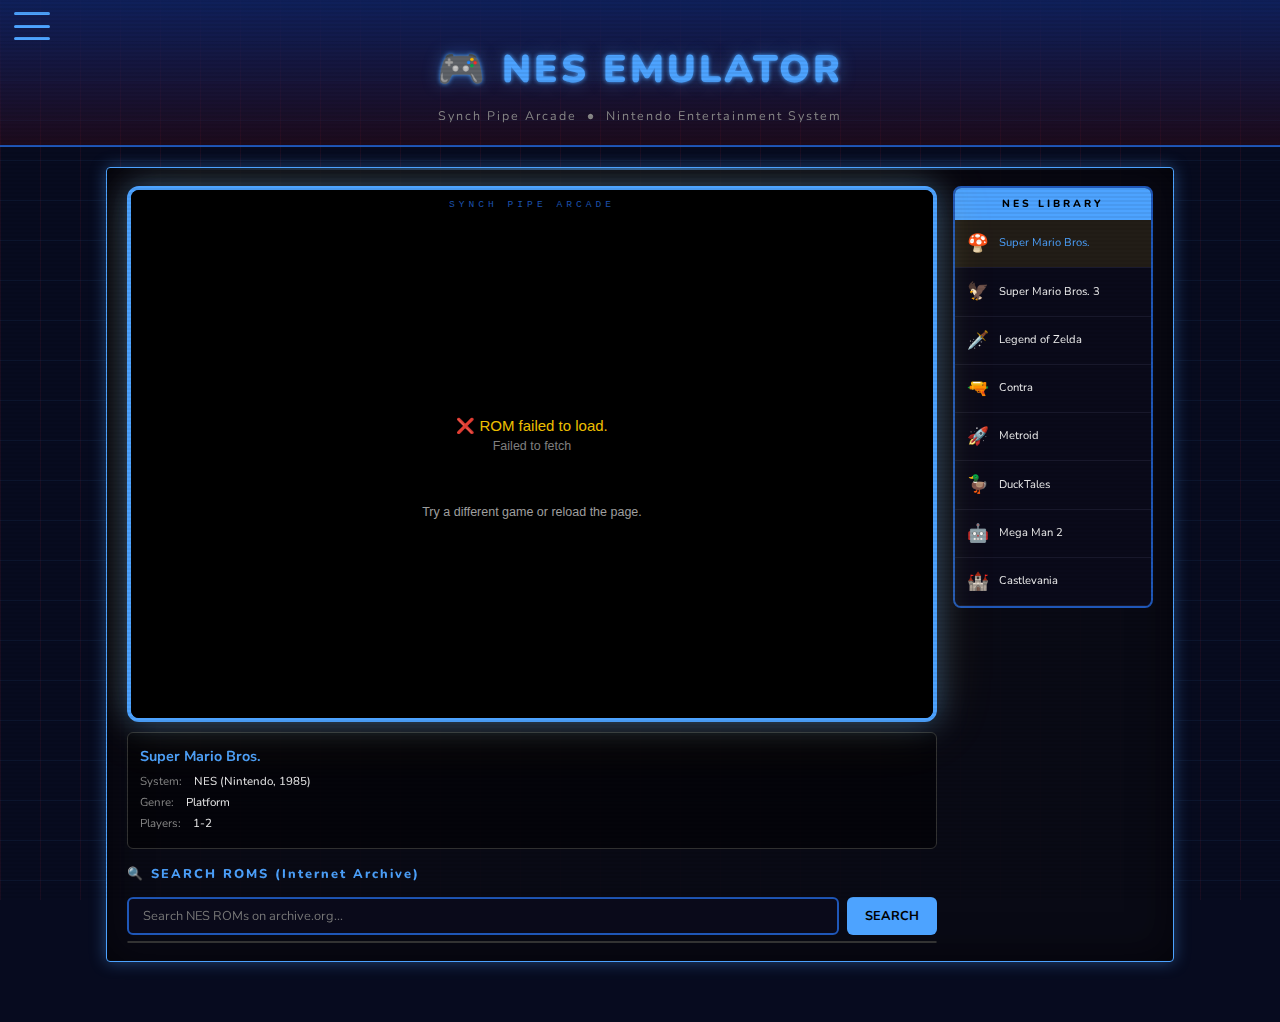
<file: pages/nes-emulator.html>
<!DOCTYPE html>
<html lang="en">
<head>
  <meta charset="UTF-8" />
  <meta name="viewport" content="width=device-width, initial-scale=1.0" />
  <title>NES Emulator — Synch Pipe Arcade</title>
  <link rel="stylesheet" href="../css/infinity-theme.css" />
  <link rel="stylesheet" href="../css/fixes.css" />
  <link rel="stylesheet" href="../css/emulator.css" />
</head>
<body>

  <div id="star-overlay" aria-hidden="true"></div>

  <input type="checkbox" id="nav-toggle" aria-label="Toggle navigation" />
  <label class="hamburger" for="nav-toggle" aria-label="Menu">
    <span></span><span></span><span></span>
  </label>

  <nav class="nav-drawer" aria-label="Site navigation">
    <h3>&#9658; Navigate</h3>
    <a href="../index.html">&#x1F3E0; Hub</a>
    <h3 style="margin-top:16px">&#9658; Pages</h3>
    <a href="nes-emulator.html">&#x1F3AE; NES Emulator</a>
    <a href="snes-emulator.html">&#x1F3AE; SNES Emulator</a>
    <a href="genesis-emulator.html">&#x1F3AE; Genesis Emulator</a>
    <a href="evolution-timeline.html">&#x1F4C8; Evolution Timeline</a>
    <a href="jukebox-aerobics.html">&#x1F3B5; Jukebox Aerobics</a>
    <a href="terminal-bot.html">&#x1F4BB; Terminal &amp; Bot</a>
    <a href="character-builder.html">&#x1F3A8; Character Builder</a>
    <a href="ai-chat.html">&#x1F916; AI Chat</a>
    <a href="video-gallery.html">&#x1F4FA; Video Gallery</a>
  </nav>

  <header id="site-header">
    <h1>&#x1F3AE; NES Emulator</h1>
    <p class="tagline">Synch Pipe Arcade &nbsp;&#9679;&nbsp; Nintendo Entertainment System</p>
  </header>

  <main id="main-content">
    <section class="panel full-width">
      <div class="emulator-layout">

        <div class="emulator-main">
          <div class="emulator-wrapper">
            <div class="emulator-bezel">
              <div class="emulator-screen">
                <div id="game" style="width:100%;height:500px"></div>
              </div>
            </div>
          </div>

          <div class="game-metadata" id="game-metadata">
            <div class="meta-title" id="meta-title">Super Mario Bros.</div>
            <div class="meta-row">System: <span id="meta-system">NES (Nintendo, 1985)</span></div>
            <div class="meta-row">Genre: <span id="meta-genre">Platform</span></div>
            <div class="meta-row">Players: <span id="meta-players">1-2</span></div>
          </div>

          <h3 style="margin:16px 0 8px;font-size:0.8rem;letter-spacing:2px;color:var(--gold)">&#x1F50D; SEARCH ROMS (Internet Archive)</h3>
          <div class="rom-search-bar">
            <input type="text" id="rom-search-input" placeholder="Search NES ROMs on archive.org..." aria-label="ROM search" />
            <button onclick="doRomSearch()">SEARCH</button>
          </div>
          <div class="rom-results" id="rom-results"></div>
        </div>

        <aside class="game-sidebar">
          <h3>NES LIBRARY</h3>
          <div class="sidebar-game active" onclick="loadGame('mario1','Super Mario Bros.','Platform','1985','1-2',this)">
            <span class="g-icon">🍄</span>
            <span class="g-title">Super Mario Bros.</span>
          </div>
          <div class="sidebar-game" onclick="loadGame('mario3','Super Mario Bros. 3','Platform','1990','1-2',this)">
            <span class="g-icon">🦅</span>
            <span class="g-title">Super Mario Bros. 3</span>
          </div>
          <div class="sidebar-game" onclick="loadGame('zelda','The Legend of Zelda','Adventure','1986','1',this)">
            <span class="g-icon">🗡️</span>
            <span class="g-title">Legend of Zelda</span>
          </div>
          <div class="sidebar-game" onclick="loadGame('contra','Contra','Shooter','1987','1-2',this)">
            <span class="g-icon">🔫</span>
            <span class="g-title">Contra</span>
          </div>
          <div class="sidebar-game" onclick="loadGame('metroid','Metroid','Adventure','1986','1',this)">
            <span class="g-icon">🚀</span>
            <span class="g-title">Metroid</span>
          </div>
          <div class="sidebar-game" onclick="loadGame('duck_tales','DuckTales','Platform','1989','1',this)">
            <span class="g-icon">🦆</span>
            <span class="g-title">DuckTales</span>
          </div>
          <div class="sidebar-game" onclick="loadGame('mega_man2','Mega Man 2','Platform','1988','1',this)">
            <span class="g-icon">🤖</span>
            <span class="g-title">Mega Man 2</span>
          </div>
          <div class="sidebar-game" onclick="loadGame('castlevania','Castlevania','Action','1986','1',this)">
            <span class="g-icon">🏰</span>
            <span class="g-title">Castlevania</span>
          </div>
        </aside>

      </div>
    </section>
  </main>

  <script src="../js/navigation.js"></script>
  <script src="../js/rom-loader.js"></script>
  <script src="../js/rom-search.js"></script>

  <script>
    /* NES game ROM URLs — fetched via CORS proxy, loaded as Blob into EmulatorJS */
    var GAMES = {
      "mario1":      "https://archive.org/download/super-mario-bros-nes/Super%20Mario%20Bros%20(U).nes",
      "mario3":      "https://archive.org/download/super-mario-bros-3-nes/Super%20Mario%20Bros%203%20(U).nes",
      "zelda":       "https://archive.org/download/the-legend-of-zelda-nes/Legend%20of%20Zelda%2C%20The%20(U).nes",
      "contra":      "https://archive.org/download/contra-nes/Contra%20(U).nes",
      "metroid":     "https://archive.org/download/metroid-nes/Metroid%20(U).nes",
      "duck_tales":  "https://archive.org/download/ducktales-nes/DuckTales%20(U).nes",
      "mega_man2":   "https://archive.org/download/mega-man-2-nes/Mega%20Man%202%20(U).nes",
      "castlevania": "https://archive.org/download/castlevania-nes/Castlevania%20(U).nes"
    };

    function loadGame(id, title, genre, year, players, el) {
      try {
        document.querySelectorAll('.sidebar-game').forEach(function(g) { g.classList.remove('active'); });
        if (el) el.classList.add('active');
        document.getElementById('meta-title').textContent   = title;
        document.getElementById('meta-system').textContent  = 'NES (Nintendo, ' + year + ')';
        document.getElementById('meta-genre').textContent   = genre;
        document.getElementById('meta-players').textContent = players;
        if (GAMES[id]) {
          RomLoader.load(GAMES[id], 'nes', 'game');
        } else {
          console.warn('[EMU] no URL for:', id);
        }
      } catch(e) { console.warn('[loadGame]', e); }
    }

    function doRomSearch() {
      try {
        var q = document.getElementById('rom-search-input').value.trim();
        if (!q) return;
        var container = document.getElementById('rom-results');
        container.innerHTML = '<div style="padding:10px;color:var(--text-dim);font-size:.75rem">Searching...</div>';
        if (window.RomSearch) {
          RomSearch.search(q, function(err, results) {
            RomSearch.renderResults(results || [], container);
          });
        }
      } catch(e) { console.warn('[doRomSearch]', e); }
    }

    document.addEventListener('DOMContentLoaded', function() {
      /* Auto-load Super Mario Bros. on page open */
      RomLoader.load(GAMES['mario1'], 'nes', 'game');

      var inp = document.getElementById('rom-search-input');
      if (inp) inp.addEventListener('keypress', function(e) {
        if (e.key === 'Enter') doRomSearch();
      });
    });
  </script>

</body>
</html>
</file>
<file: css/infinity-theme.css>
/* ============================================================
   INFINITY THEME — Retro Dark / Gold Arcade Aesthetic
   Synch Pipe Arcade Hub · pewpi-infinity
   ============================================================ */

/* ── Reset & Root Variables ─────────────────────────────── */
*, *::before, *::after {
  box-sizing: border-box;
  margin: 0;
  padding: 0;
}

:root {
  --gold:        #4da3ff;
  --gold-dim:    #1f57b8;
  --gold-glow:   rgba(77, 163, 255, 0.4);
  --platinum:    #e0e8f0;
  --bg-dark:     #070b1f;
  --bg-panel:    rgba(0, 0, 0, 0.78);
  --bg-card:     rgba(10, 10, 20, 0.90);
  --border:      #4da3ff;
  --text:        #f0f0f0;
  --text-dim:    #888;
  --green-token: #00ff88;
  --red-alert:   #ff304a;
  --font-mono:   'Courier New', Courier, monospace;
  --scanline-opacity: 0.06;
}

/* ── Base ───────────────────────────────────────────────── */
html { scroll-behavior: smooth; }

body {
  font-family: var(--font-mono);
  background-color: var(--bg-dark);
  color: var(--text);
  min-height: 100vh;
  overflow-x: hidden;
  position: relative;
}

/* ── Scanline Overlay ───────────────────────────────────── */
body::before {
  content: '';
  position: fixed;
  inset: 0;
  background: repeating-linear-gradient(
    0deg,
    transparent,
    transparent 2px,
    rgba(0, 0, 0, var(--scanline-opacity)) 2px,
    rgba(0, 0, 0, var(--scanline-opacity)) 4px
  );
  pointer-events: none;
  z-index: 9999;
}

/* ── Retro Grid Background ──────────────────────────────── */
body::after {
  content: '';
  position: fixed;
  inset: 0;
  background-image:
    linear-gradient(rgba(77, 163, 255, 0.08) 1px, transparent 1px),
    linear-gradient(90deg, rgba(255, 48, 74, 0.08) 1px, transparent 1px);
  background-size: 40px 40px;
  pointer-events: none;
  z-index: 0;
}

/* ── Hamburger Nav ──────────────────────────────────────── */
#nav-toggle {
  display: none;
}

.hamburger {
  position: fixed;
  top: 12px;
  left: 14px;
  z-index: 1000;
  cursor: pointer;
  width: 36px;
  height: 28px;
  display: flex;
  flex-direction: column;
  justify-content: space-between;
}

.hamburger span {
  display: block;
  height: 3px;
  background: var(--gold);
  border-radius: 2px;
  transition: transform 0.25s, opacity 0.25s;
}

#nav-toggle:checked ~ .hamburger span:nth-child(1) {
  transform: translateY(12.5px) rotate(45deg);
}
#nav-toggle:checked ~ .hamburger span:nth-child(2) {
  opacity: 0;
}
#nav-toggle:checked ~ .hamburger span:nth-child(3) {
  transform: translateY(-12.5px) rotate(-45deg);
}

.nav-drawer {
  position: fixed;
  top: 0;
  left: -280px;
  width: 260px;
  height: 100vh;
  background: rgba(0, 0, 0, 0.97);
  border-right: 2px solid var(--gold);
  z-index: 999;
  padding: 70px 20px 20px;
  transition: left 0.28s ease;
  overflow-y: auto;
}

#nav-toggle:checked ~ .nav-drawer {
  left: 0;
}

.nav-drawer h3 {
  color: var(--gold);
  font-size: 0.75rem;
  letter-spacing: 2px;
  text-transform: uppercase;
  margin-bottom: 14px;
  border-bottom: 1px solid var(--gold-dim);
  padding-bottom: 6px;
}

.nav-drawer a {
  display: block;
  color: var(--text);
  text-decoration: none;
  padding: 8px 4px;
  border-bottom: 1px solid rgba(255, 204, 0, 0.1);
  transition: color 0.2s, padding-left 0.2s;
  font-size: 0.9rem;
}

.nav-drawer a:hover {
  color: var(--gold);
  padding-left: 10px;
}

/* ── Site Header ────────────────────────────────────────── */
#site-header {
  position: relative;
  z-index: 1;
  text-align: center;
  padding: 40px 20px 20px;
  border-bottom: 2px solid var(--gold-dim);
  background: linear-gradient(180deg, rgba(16, 34, 96, 0.92) 0%, rgba(80, 12, 24, 0.3) 100%);
}

#site-header h1 {
  font-size: clamp(1.4rem, 4vw, 2.4rem);
  color: var(--gold);
  text-shadow: 0 0 18px var(--gold-glow), 0 0 4px var(--gold);
  letter-spacing: 3px;
  text-transform: uppercase;
}

#site-header .tagline {
  color: var(--text-dim);
  font-size: 0.78rem;
  margin-top: 6px;
  letter-spacing: 2px;
}

/* ── Main Layout ────────────────────────────────────────── */
#main-content {
  position: relative;
  z-index: 1;
  max-width: 1100px;
  margin: 0 auto;
  padding: 20px 16px 60px;
  display: grid;
  grid-template-columns: 1fr;
  gap: 24px;
}

/* ── Panel / Card ───────────────────────────────────────── */
.panel {
  background: var(--bg-card);
  border: 1px solid var(--border);
  border-radius: 4px;
  padding: 18px 20px;
  box-shadow: 0 0 16px var(--gold-glow), inset 0 0 40px rgba(0,0,0,0.6);
  position: relative;
  overflow: hidden;
}

.panel::before {
  content: '';
  position: absolute;
  top: 0; left: 0; right: 0;
  height: 2px;
  background: linear-gradient(90deg, transparent, var(--gold), transparent);
  opacity: 0.6;
}

.panel h2 {
  color: var(--gold);
  font-size: 1rem;
  letter-spacing: 2px;
  text-transform: uppercase;
  margin-bottom: 14px;
  display: flex;
  align-items: center;
  gap: 8px;
}

.panel h2 .icon {
  font-size: 1.3em;
}

/* ── Token Badge ────────────────────────────────────────── */
.token-badge {
  display: inline-flex;
  align-items: center;
  gap: 5px;
  padding: 3px 10px;
  border-radius: 3px;
  font-size: 0.8rem;
  font-weight: bold;
  letter-spacing: 1px;
}

.token-badge.gold {
  background: rgba(255, 204, 0, 0.15);
  border: 1px solid var(--gold);
  color: var(--gold);
}

.token-badge.platinum {
  background: rgba(224, 232, 240, 0.1);
  border: 1px solid var(--platinum);
  color: var(--platinum);
}

.token-badge.igt {
  background: rgba(0, 255, 136, 0.1);
  border: 1px solid var(--green-token);
  color: var(--green-token);
}

/* ── Token Balance Display ──────────────────────────────── */
#token-balances {
  display: flex;
  flex-wrap: wrap;
  gap: 12px;
  margin-bottom: 12px;
}

.balance-card {
  flex: 1 1 140px;
  background: rgba(0,0,0,0.5);
  border: 1px solid var(--gold-dim);
  border-radius: 4px;
  padding: 12px 14px;
  text-align: center;
}

.balance-card .label {
  font-size: 0.68rem;
  letter-spacing: 2px;
  text-transform: uppercase;
  color: var(--text-dim);
  margin-bottom: 6px;
}

.balance-card .amount {
  font-size: 1.5rem;
  font-weight: bold;
}

.balance-card.gold   .amount { color: var(--gold); text-shadow: 0 0 10px var(--gold-glow); }
.balance-card.plat   .amount { color: var(--platinum); }
.balance-card.igt    .amount { color: var(--green-token); }

/* ── Power-Up Buttons ───────────────────────────────────── */
#power-ups-row {
  display: flex;
  flex-wrap: wrap;
  gap: 12px;
  margin-top: 10px;
}

.power-btn {
  flex: 1 1 100px;
  padding: 12px 8px;
  background: rgba(0, 0, 0, 0.7);
  border: 2px solid var(--gold-dim);
  border-radius: 4px;
  color: var(--text);
  font-family: var(--font-mono);
  font-size: 0.82rem;
  cursor: pointer;
  text-align: center;
  transition: border-color 0.2s, box-shadow 0.2s, background 0.2s;
  letter-spacing: 1px;
  text-transform: uppercase;
}

.power-btn:hover {
  border-color: var(--gold);
  box-shadow: 0 0 14px var(--gold-glow);
  background: rgba(255, 204, 0, 0.07);
}

.power-btn .pu-icon { font-size: 1.6em; display: block; margin-bottom: 5px; }

.power-btn.active-star  { border-color: #fff; box-shadow: 0 0 20px rgba(255,255,200,0.6); }
.power-btn.active-mush  { border-color: #ff6633; box-shadow: 0 0 20px rgba(255,100,50,0.5); }
.power-btn.active-brick { border-color: #cc8844; box-shadow: 0 0 20px rgba(200,136,68,0.5); }

/* ── Game Selector ──────────────────────────────────────── */
#game-list {
  display: grid;
  grid-template-columns: repeat(auto-fill, minmax(160px, 1fr));
  gap: 10px;
  margin-top: 10px;
}

.game-card {
  background: rgba(0,0,0,0.6);
  border: 1px solid var(--gold-dim);
  border-radius: 4px;
  padding: 12px 10px;
  text-align: center;
  cursor: pointer;
  transition: border-color 0.2s, box-shadow 0.2s;
  font-size: 0.8rem;
  letter-spacing: 1px;
  color: var(--text);
}

.game-card:hover, .game-card.selected {
  border-color: var(--gold);
  box-shadow: 0 0 12px var(--gold-glow);
  color: var(--gold);
}

.game-card .game-icon { font-size: 2rem; display: block; margin-bottom: 6px; }

/* ── Emulator Container ─────────────────────────────────── */
#emulator-container {
  width: 100%;
  min-height: 280px;
  background: #000;
  border: 1px solid var(--gold-dim);
  border-radius: 4px;
  display: flex;
  align-items: center;
  justify-content: center;
  position: relative;
  overflow: hidden;
  margin-top: 10px;
}

#emulator-container iframe,
#emulator-container canvas {
  width: 100%;
  height: 100%;
  min-height: 280px;
  border: none;
  display: block;
}

#emulator-placeholder {
  color: var(--text-dim);
  font-size: 0.85rem;
  letter-spacing: 2px;
  text-align: center;
  padding: 40px;
}

/* ── Cartoon Viewer ─────────────────────────────────────── */
#cartoon-iframe-wrap {
  width: 100%;
  position: relative;
  padding-bottom: 56.25%;
  background: #000;
  border: 1px solid var(--gold-dim);
  border-radius: 4px;
  overflow: hidden;
  margin-top: 10px;
}

#cartoon-iframe-wrap iframe {
  position: absolute;
  inset: 0;
  width: 100%;
  height: 100%;
  border: none;
}

.earn-ticker {
  margin-top: 8px;
  font-size: 0.78rem;
  color: var(--gold);
  letter-spacing: 1px;
  animation: blink 1.4s step-start infinite;
}

@keyframes blink {
  50% { opacity: 0; }
}

/* ── Event Log / Console ────────────────────────────────── */
#event-log {
  background: rgba(0, 0, 0, 0.85);
  border: 1px solid var(--gold-dim);
  border-radius: 3px;
  padding: 10px 12px;
  height: 160px;
  overflow-y: auto;
  font-size: 0.75rem;
  margin-top: 10px;
  color: var(--text-dim);
}

#event-log .log-entry { padding: 2px 0; border-bottom: 1px solid rgba(255,204,0,0.05); }
#event-log .log-entry.mint  { color: var(--gold); }
#event-log .log-entry.bot   { color: #88aaff; }
#event-log .log-entry.error { color: var(--red-alert); }
#event-log .log-entry.info  { color: var(--text); }
#event-log .log-entry.fix   { color: var(--green-token); }

/* ── Bot Farm Status ────────────────────────────────────── */
#bot-status-grid {
  display: grid;
  grid-template-columns: repeat(auto-fill, minmax(140px, 1fr));
  gap: 8px;
  margin-top: 10px;
}

.bot-card {
  background: rgba(0,0,0,0.6);
  border: 1px solid #333;
  border-radius: 3px;
  padding: 8px 10px;
  font-size: 0.72rem;
  letter-spacing: 1px;
}

.bot-card .bot-name { color: #88aaff; font-weight: bold; margin-bottom: 4px; }
.bot-card .bot-state { color: var(--text-dim); }
.bot-card.active { border-color: var(--green-token); }
.bot-card.active .bot-state { color: var(--green-token); }

/* ── Buttons ────────────────────────────────────────────── */
.btn {
  display: inline-block;
  padding: 8px 18px;
  background: transparent;
  border: 1px solid var(--gold);
  color: var(--gold);
  font-family: var(--font-mono);
  font-size: 0.8rem;
  letter-spacing: 2px;
  text-transform: uppercase;
  cursor: pointer;
  border-radius: 3px;
  transition: background 0.2s, box-shadow 0.2s;
}

.btn:hover {
  background: rgba(255, 204, 0, 0.1);
  box-shadow: 0 0 12px var(--gold-glow);
}

.btn.sm { padding: 5px 12px; font-size: 0.72rem; }
.btn.danger { border-color: var(--red-alert); color: var(--red-alert); }
.btn.danger:hover { background: rgba(255, 51, 68, 0.1); }

/* ── Script Version Table ───────────────────────────────── */
#script-version-table {
  width: 100%;
  border-collapse: collapse;
  font-size: 0.75rem;
  margin-top: 10px;
}

#script-version-table th {
  color: var(--gold);
  text-align: left;
  padding: 6px 8px;
  border-bottom: 1px solid var(--gold-dim);
  letter-spacing: 1px;
  text-transform: uppercase;
}

#script-version-table td {
  padding: 5px 8px;
  border-bottom: 1px solid rgba(255,204,0,0.1);
  color: var(--text);
}

#script-version-table tr:hover td { background: rgba(255,204,0,0.04); }

/* ── Responsive ─────────────────────────────────────────── */
@media (min-width: 700px) {
  #main-content {
    grid-template-columns: 1fr 1fr;
  }
  .panel.full-width {
    grid-column: 1 / -1;
  }
}

@media (min-width: 1000px) {
  #main-content {
    grid-template-columns: 1fr 1fr 1fr;
  }
  .panel.col-2 {
    grid-column: span 2;
  }
}

/* ── Glow Animation ─────────────────────────────────────── */
@keyframes gold-pulse {
  0%, 100% { box-shadow: 0 0 8px var(--gold-glow); }
  50%       { box-shadow: 0 0 24px rgba(255,204,0,0.55); }
}

.pulse { animation: gold-pulse 2.4s ease-in-out infinite; }

/* ── Invincibility / Star Mode Overlay ──────────────────── */
#star-overlay {
  display: none;
  position: fixed;
  inset: 0;
  background: repeating-linear-gradient(
    45deg,
    rgba(255,255,255,0.03) 0px,
    rgba(255,255,255,0.03) 4px,
    transparent 4px,
    transparent 12px
  );
  pointer-events: none;
  z-index: 500;
  animation: rainbow-border 0.4s linear infinite;
}

@keyframes rainbow-border {
  0%   { border: 3px solid #ff0000; }
  20%  { border: 3px solid #ffcc00; }
  40%  { border: 3px solid #00ff88; }
  60%  { border: 3px solid #00aaff; }
  80%  { border: 3px solid #cc00ff; }
  100% { border: 3px solid #ff0000; }
}

#star-overlay.active { display: block; }

/* ── Footer ─────────────────────────────────────────────── */
#site-footer {
  position: relative;
  z-index: 1;
  text-align: center;
  padding: 20px;
  border-top: 1px solid var(--gold-dim);
  font-size: 0.72rem;
  color: var(--text-dim);
  letter-spacing: 1px;
}

#site-footer span { color: var(--gold); }
</file>
<file: css/fixes.css>
@import url('https://fonts.googleapis.com/css2?family=Nunito:wght@400;600;700;800;900&display=swap');

:root {
  --font-main: 'Nunito', 'Segoe UI', Arial, sans-serif;
}

body, button, input, select, textarea,
.panel, .game-card, .token-badge, .bot-card, .btn, .earn-ticker {
  font-family: var(--font-main) !important;
}
h1 { font-family: var(--font-main) !important; font-weight: 900; }
h2, h3 { font-family: var(--font-main) !important; font-weight: 800; }

#event-log .log-entry, .terminal-output, .terminal-line, code, pre {
  font-family: 'Courier New', Courier, monospace !important;
  font-size: 0.82rem;
}

body { font-size: 15px; line-height: 1.55; }
.nav-drawer a { font-weight: 700; }
.btn { font-weight: 800; letter-spacing: 0.04em; }
.token-badge { font-weight: 800; font-size: 0.8rem; }

@media (max-width: 600px) {
  body { font-size: 14px; }
  .btn { font-size: 0.95rem; padding: 10px 16px; min-height: 44px; }
  #game-list { grid-template-columns: 1fr 1fr !important; gap: 8px !important; }
  .game-card { padding: 10px 8px !important; font-size: 0.8rem !important; min-height: 56px; }
  #emulator-container { width: 100% !important; min-height: 320px; border-radius: 0 !important; }
  .nav-drawer a { font-size: 1rem; padding: 10px 16px !important; display: block; }
  .balance-value { font-size: 1.4rem !important; font-weight: 900; }
  #bot-status-grid { grid-template-columns: 1fr 1fr !important; }
  #cartoon-iframe-wrap iframe { width: 100% !important; height: 200px !important; }
  #site-header h1 { font-size: 1.2rem !important; }
}

#emulator-container iframe { width: 100% !important; height: 100% !important; min-height: 300px; border: none; }
</file>
<file: css/character-builder.css>
/* ============================================================
   CHARACTER-BUILDER.CSS — Pixel Art Builder Styles
   Synch Pipe Arcade Hub · pewpi-infinity
   ============================================================ */

.builder-layout {
  display: flex;
  gap: 20px;
  width: 100%;
  max-width: 1000px;
  margin: 0 auto;
  align-items: flex-start;
  flex-wrap: wrap;
}

/* ── Canvas Area ─────────────────────────────────────────── */
.canvas-area {
  display: flex;
  flex-direction: column;
  align-items: center;
  gap: 12px;
}

.canvas-container {
  position: relative;
  border: 3px solid var(--gold);
  border-radius: 6px;
  box-shadow: 0 0 20px var(--gold-glow), inset 0 0 10px rgba(0,0,0,0.5);
  cursor: crosshair;
  background: #111;
  display: block;
  image-rendering: pixelated;
  image-rendering: crisp-edges;
}

.canvas-container canvas {
  display: block;
  image-rendering: pixelated;
  image-rendering: crisp-edges;
}

.canvas-grid-overlay {
  position: absolute;
  inset: 0;
  pointer-events: none;
  opacity: 0.15;
}

/* ── Toolbar Panel ──────────────────────────────────────── */
.builder-panel {
  flex: 1;
  min-width: 240px;
  display: flex;
  flex-direction: column;
  gap: 16px;
}

.builder-section {
  background: #0a0a1a;
  border: 2px solid var(--gold-dim);
  border-radius: 8px;
  overflow: hidden;
}

.builder-section-title {
  background: rgba(255,204,0,0.12);
  border-bottom: 1px solid var(--gold-dim);
  color: var(--gold);
  font-family: var(--font-mono);
  font-size: 0.6rem;
  letter-spacing: 3px;
  padding: 7px 14px;
  text-transform: uppercase;
}

.builder-section-body {
  padding: 12px;
}

/* ── Color Palette ──────────────────────────────────────── */
.palette-grid {
  display: grid;
  grid-template-columns: repeat(8, 1fr);
  gap: 5px;
  margin-bottom: 10px;
}

.palette-swatch {
  width: 28px;
  height: 28px;
  border-radius: 4px;
  border: 2px solid transparent;
  cursor: pointer;
  transition: transform 0.1s, border-color 0.1s;
  box-shadow: 0 1px 3px rgba(0,0,0,0.4);
}

.palette-swatch:hover { transform: scale(1.15); }

.palette-swatch.selected {
  border-color: #fff;
  box-shadow: 0 0 8px rgba(255,255,255,0.6);
  transform: scale(1.15);
}

.custom-color-row {
  display: flex;
  align-items: center;
  gap: 8px;
  margin-top: 6px;
}

.custom-color-row label {
  font-size: 0.65rem;
  color: var(--text-dim);
}

.custom-color-row input[type="color"] {
  width: 36px;
  height: 28px;
  border: 2px solid var(--gold-dim);
  border-radius: 4px;
  background: none;
  cursor: pointer;
  padding: 0;
}

/* Palette selector */
.palette-selector {
  display: flex;
  gap: 6px;
  flex-wrap: wrap;
  margin-top: 8px;
}

.palette-tag {
  background: #1a1a2e;
  border: 1px solid #333;
  border-radius: 4px;
  color: var(--text-dim);
  font-size: 0.6rem;
  padding: 4px 10px;
  cursor: pointer;
  transition: background 0.15s, color 0.15s;
}

.palette-tag:hover, .palette-tag.active {
  background: var(--gold);
  color: #000;
  border-color: var(--gold);
}

/* ── Tool Buttons ───────────────────────────────────────── */
.tool-buttons {
  display: flex;
  gap: 8px;
  flex-wrap: wrap;
}

.tool-btn {
  background: #1a1a2e;
  border: 2px solid #333;
  border-radius: 6px;
  color: var(--text);
  font-family: var(--font-mono);
  font-size: 0.7rem;
  padding: 8px 14px;
  cursor: pointer;
  display: flex;
  align-items: center;
  gap: 6px;
  transition: background 0.15s, border-color 0.15s, color 0.15s;
}

.tool-btn:hover {
  background: rgba(255,204,0,0.1);
  border-color: var(--gold-dim);
}

.tool-btn.active {
  background: var(--gold);
  border-color: var(--gold);
  color: #000;
  box-shadow: 0 0 10px var(--gold-glow);
}

.tool-icon { font-size: 1rem; }

/* ── Grid Size Toggle ───────────────────────────────────── */
.grid-size-toggle {
  display: flex;
  gap: 6px;
}

.size-btn {
  flex: 1;
  background: #1a1a2e;
  border: 2px solid #333;
  border-radius: 6px;
  color: var(--text-dim);
  font-family: var(--font-mono);
  font-size: 0.65rem;
  padding: 7px 0;
  cursor: pointer;
  text-align: center;
  transition: all 0.15s;
}

.size-btn:hover { border-color: var(--gold-dim); color: var(--text); }
.size-btn.active { background: var(--gold); border-color: var(--gold); color: #000; }

/* ── Export / Save Buttons ──────────────────────────────── */
.action-row {
  display: flex;
  gap: 8px;
  flex-wrap: wrap;
  margin-top: 4px;
}

.export-btn {
  flex: 1;
  background: transparent;
  border: 2px solid var(--gold-dim);
  border-radius: 6px;
  color: var(--gold);
  font-family: var(--font-mono);
  font-size: 0.68rem;
  padding: 9px 10px;
  cursor: pointer;
  text-align: center;
  transition: background 0.15s, box-shadow 0.15s;
  min-width: 80px;
}

.export-btn:hover {
  background: var(--gold);
  color: #000;
  box-shadow: 0 0 12px var(--gold-glow);
}

.clear-btn {
  background: transparent;
  border: 2px solid var(--red-alert);
  border-radius: 6px;
  color: var(--red-alert);
  font-family: var(--font-mono);
  font-size: 0.68rem;
  padding: 9px 14px;
  cursor: pointer;
  transition: background 0.15s;
}

.clear-btn:hover { background: var(--red-alert); color: #fff; }

/* ── Templates ──────────────────────────────────────────── */
.template-grid {
  display: grid;
  grid-template-columns: repeat(2, 1fr);
  gap: 8px;
}

.template-btn {
  background: #1a1a2e;
  border: 2px solid #333;
  border-radius: 8px;
  color: var(--text);
  font-family: var(--font-mono);
  font-size: 0.65rem;
  padding: 10px 8px;
  cursor: pointer;
  text-align: center;
  transition: all 0.15s;
  display: flex;
  flex-direction: column;
  align-items: center;
  gap: 5px;
}

.template-btn .t-icon { font-size: 1.6rem; }
.template-btn .t-name { font-size: 0.6rem; color: var(--text-dim); }

.template-btn:hover {
  background: rgba(255,204,0,0.1);
  border-color: var(--gold-dim);
  color: var(--gold);
}

.template-btn:hover .t-name { color: var(--gold); }

/* ── Color Preview ──────────────────────────────────────── */
.color-preview {
  display: flex;
  align-items: center;
  gap: 10px;
  padding: 8px 0;
}

.current-color-box {
  width: 40px;
  height: 40px;
  border: 2px solid #555;
  border-radius: 4px;
}

.color-hex {
  font-family: var(--font-mono);
  font-size: 0.75rem;
  color: var(--text);
  letter-spacing: 1px;
}

/* ── Responsive ─────────────────────────────────────────── */
@media (max-width: 700px) {
  .builder-layout { flex-direction: column; align-items: center; }
  .builder-panel { width: 100%; min-width: unset; }
  .palette-grid { grid-template-columns: repeat(8, 1fr); }
}
</file>
<file: css/jukebox.css>
/* ============================================================
   JUKEBOX.CSS — Retro Music Player Styles
   Synch Pipe Arcade Hub · pewpi-infinity
   ============================================================ */

.jukebox-layout {
  display: flex;
  flex-direction: column;
  align-items: center;
  width: 100%;
  max-width: 860px;
  margin: 0 auto;
  gap: 16px;
}

/* ── Now Playing Display ────────────────────────────────── */
.now-playing-card {
  width: 100%;
  background: #0a0a1a;
  border: 3px solid var(--gold);
  border-radius: 12px;
  padding: 20px 24px;
  box-shadow: 0 0 30px var(--gold-glow), inset 0 0 20px rgba(0,0,0,0.6);
  display: flex;
  gap: 20px;
  align-items: center;
  flex-wrap: wrap;
}

.album-art {
  width: 100px;
  height: 100px;
  background: linear-gradient(135deg, #1a1a3e 0%, #0d0d1f 100%);
  border: 2px solid var(--gold-dim);
  border-radius: 8px;
  display: flex;
  align-items: center;
  justify-content: center;
  font-size: 3rem;
  flex-shrink: 0;
  box-shadow: 0 0 15px rgba(0,0,0,0.5);
  transition: transform 0.3s ease;
}

.album-art.spinning {
  animation: albumSpin 3s linear infinite;
}

@keyframes albumSpin {
  from { transform: rotate(0deg); }
  to   { transform: rotate(360deg); }
}

.now-playing-info {
  flex: 1;
  min-width: 180px;
}

.np-label {
  font-size: 0.55rem;
  color: var(--text-dim);
  letter-spacing: 4px;
  text-transform: uppercase;
  margin-bottom: 6px;
}

.np-title {
  font-size: 1.1rem;
  color: var(--gold);
  font-weight: bold;
  white-space: nowrap;
  overflow: hidden;
  text-overflow: ellipsis;
  max-width: 360px;
}

.np-artist {
  font-size: 0.8rem;
  color: var(--text-dim);
  margin-top: 3px;
  white-space: nowrap;
  overflow: hidden;
  text-overflow: ellipsis;
}

.np-duration {
  font-size: 0.72rem;
  color: var(--text-dim);
  margin-top: 6px;
}

/* Progress Bar */
.progress-bar-track {
  width: 100%;
  height: 6px;
  background: #1a1a2e;
  border-radius: 3px;
  margin-top: 12px;
  cursor: pointer;
  position: relative;
  overflow: hidden;
}

.progress-bar-fill {
  height: 100%;
  background: linear-gradient(90deg, var(--gold-dim), var(--gold));
  border-radius: 3px;
  width: 0%;
  transition: width 0.5s linear;
}

/* ── Visualizer ─────────────────────────────────────────── */
.visualizer-container {
  width: 100%;
  height: 60px;
  display: flex;
  align-items: flex-end;
  gap: 3px;
  padding: 0 4px;
  background: rgba(0,0,0,0.3);
  border-radius: 6px;
  overflow: hidden;
}

.viz-bar {
  flex: 1;
  background: linear-gradient(to top, var(--gold-dim), var(--gold));
  border-radius: 2px 2px 0 0;
  min-height: 4px;
  transition: height 0.12s ease;
}

/* Canvas-based visualizer */
#viz-canvas {
  width: 100%;
  height: 60px;
  display: block;
  border-radius: 6px;
}

/* ── Player Controls ────────────────────────────────────── */
.player-controls {
  width: 100%;
  display: flex;
  justify-content: center;
  align-items: center;
  gap: 12px;
  padding: 6px 0;
  flex-wrap: wrap;
}

.ctrl-btn {
  background: #1a1a2e;
  border: 2px solid #333;
  border-radius: 50%;
  color: var(--text);
  font-size: 1rem;
  width: 44px;
  height: 44px;
  cursor: pointer;
  display: flex;
  align-items: center;
  justify-content: center;
  transition: all 0.15s;
}

.ctrl-btn:hover {
  border-color: var(--gold-dim);
  color: var(--gold);
  box-shadow: 0 0 10px var(--gold-glow);
}

.ctrl-btn.primary {
  width: 56px;
  height: 56px;
  font-size: 1.3rem;
  border-color: var(--gold-dim);
  background: #0a0a1a;
}

.ctrl-btn.primary:hover,
.ctrl-btn.active {
  background: var(--gold);
  color: #000;
  border-color: var(--gold);
}

/* Volume Row */
.volume-row {
  display: flex;
  align-items: center;
  gap: 10px;
  margin-top: 4px;
}

.volume-icon { font-size: 1rem; }

.volume-slider {
  -webkit-appearance: none;
  appearance: none;
  width: 140px;
  height: 4px;
  background: #1a1a2e;
  border-radius: 2px;
  outline: none;
  cursor: pointer;
}

.volume-slider::-webkit-slider-thumb {
  -webkit-appearance: none;
  appearance: none;
  width: 16px;
  height: 16px;
  border-radius: 50%;
  background: var(--gold);
  cursor: pointer;
  box-shadow: 0 0 6px var(--gold-glow);
}

.volume-slider::-moz-range-thumb {
  width: 16px;
  height: 16px;
  border-radius: 50%;
  background: var(--gold);
  cursor: pointer;
  border: none;
}

/* ── Track List ─────────────────────────────────────────── */
.track-list-section {
  width: 100%;
  background: #0a0a1a;
  border: 2px solid var(--gold-dim);
  border-radius: 10px;
  overflow: hidden;
}

.track-list-header {
  display: flex;
  gap: 0;
  border-bottom: 2px solid var(--gold-dim);
}

.track-tab {
  flex: 1;
  background: transparent;
  border: none;
  color: var(--text-dim);
  font-family: var(--font-mono);
  font-size: 0.65rem;
  letter-spacing: 2px;
  padding: 12px;
  cursor: pointer;
  text-transform: uppercase;
  transition: background 0.15s, color 0.15s;
  text-align: center;
}

.track-tab.active {
  background: var(--gold);
  color: #000;
}

.track-list {
  max-height: 320px;
  overflow-y: auto;
  scrollbar-width: thin;
  scrollbar-color: var(--gold-dim) #0a0a1a;
}

.track-list::-webkit-scrollbar { width: 6px; }
.track-list::-webkit-scrollbar-track { background: #0a0a1a; }
.track-list::-webkit-scrollbar-thumb { background: var(--gold-dim); border-radius: 3px; }

.track-item {
  display: flex;
  align-items: center;
  gap: 12px;
  padding: 9px 14px;
  border-bottom: 1px solid #0f0f1f;
  cursor: pointer;
  transition: background 0.12s;
}

.track-item:hover { background: rgba(255,204,0,0.06); }
.track-item.playing { background: rgba(255,204,0,0.12); }

.track-num {
  width: 24px;
  text-align: right;
  font-size: 0.65rem;
  color: var(--text-dim);
  flex-shrink: 0;
}

.track-item.playing .track-num {
  color: var(--gold);
}

.track-info { flex: 1; min-width: 0; }

.track-name {
  font-size: 0.75rem;
  color: var(--text);
  white-space: nowrap;
  overflow: hidden;
  text-overflow: ellipsis;
}

.track-item.playing .track-name { color: var(--gold); }

.track-artist {
  font-size: 0.62rem;
  color: var(--text-dim);
  white-space: nowrap;
  overflow: hidden;
  text-overflow: ellipsis;
}

.track-dur {
  font-size: 0.65rem;
  color: var(--text-dim);
  flex-shrink: 0;
}

/* ── Search Bar ─────────────────────────────────────────── */
.music-search-row {
  display: flex;
  gap: 8px;
  width: 100%;
}

.music-search-row input {
  flex: 1;
  background: #0a0a1a;
  border: 2px solid var(--gold-dim);
  border-radius: 6px;
  color: var(--text);
  font-family: var(--font-mono);
  font-size: 0.78rem;
  padding: 9px 14px;
  outline: none;
  transition: border-color 0.2s;
}

.music-search-row input:focus {
  border-color: var(--gold);
  box-shadow: 0 0 8px var(--gold-glow);
}

.music-search-row button {
  background: var(--gold);
  border: none;
  border-radius: 6px;
  color: #000;
  font-family: var(--font-mono);
  font-size: 0.78rem;
  font-weight: bold;
  padding: 9px 18px;
  cursor: pointer;
  white-space: nowrap;
  transition: opacity 0.15s;
}

.music-search-row button:hover { opacity: 0.8; }

/* ── Responsive ─────────────────────────────────────────── */
@media (max-width: 600px) {
  .now-playing-card { flex-direction: column; align-items: flex-start; }
  .album-art { width: 70px; height: 70px; font-size: 2rem; }
  .np-title { font-size: 0.9rem; max-width: 240px; }
  .volume-slider { width: 100px; }
}
</file>
<file: css/emulator.css>
/* ============================================================
   EMULATOR.CSS — Retro Emulator Panel Styles
   Synch Pipe Arcade Hub · pewpi-infinity
   ============================================================ */

/* ── Emulator Container ─────────────────────────────────── */
.emulator-wrapper {
  display: flex;
  flex-direction: column;
  align-items: center;
  width: 100%;
  max-width: 900px;
  margin: 0 auto;
}

.emulator-bezel {
  position: relative;
  width: 100%;
  background: #0a0a1a;
  border: 4px solid var(--gold);
  border-radius: 12px;
  box-shadow:
    0 0 30px var(--gold-glow),
    0 0 60px rgba(255, 204, 0, 0.15),
    inset 0 0 20px rgba(0, 0, 0, 0.8);
  overflow: hidden;
}

.emulator-bezel::before {
  content: 'SYNCH PIPE ARCADE';
  position: absolute;
  top: 8px;
  left: 50%;
  transform: translateX(-50%);
  font-family: var(--font-mono);
  font-size: 0.6rem;
  color: var(--gold-dim);
  letter-spacing: 4px;
  z-index: 2;
}

.emulator-screen {
  position: relative;
  width: 100%;
  padding-top: 28px;
  background: #000;
}

#game {
  width: 100% !important;
  height: 500px !important;
  display: block;
  background: #000;
}

/* CRT scanline overlay on screen */
.emulator-screen::after {
  content: '';
  position: absolute;
  inset: 0;
  background: repeating-linear-gradient(
    0deg,
    transparent,
    transparent 2px,
    rgba(0,0,0,0.08) 2px,
    rgba(0,0,0,0.08) 4px
  );
  pointer-events: none;
  z-index: 10;
}

/* ── Controller Overlay ─────────────────────────────────── */
.controller-overlay {
  display: flex;
  justify-content: space-between;
  align-items: center;
  width: 100%;
  background: #0d0d1f;
  border: 2px solid var(--gold);
  border-top: none;
  border-radius: 0 0 10px 10px;
  padding: 12px 24px;
  box-shadow: 0 4px 20px rgba(0,0,0,0.6);
  flex-wrap: wrap;
  gap: 12px;
}

.controller-section {
  display: flex;
  flex-direction: column;
  align-items: center;
  gap: 6px;
}

.controller-label {
  font-size: 0.55rem;
  color: var(--text-dim);
  letter-spacing: 2px;
  text-transform: uppercase;
}

/* D-Pad */
.dpad {
  display: grid;
  grid-template-columns: repeat(3, 28px);
  grid-template-rows: repeat(3, 28px);
  gap: 2px;
}

.dpad-btn {
  background: #1a1a2e;
  border: 2px solid #333;
  border-radius: 4px;
  color: var(--text);
  font-size: 0.7rem;
  cursor: pointer;
  display: flex;
  align-items: center;
  justify-content: center;
  transition: background 0.1s, border-color 0.1s;
  user-select: none;
  -webkit-user-select: none;
}

.dpad-btn:hover,
.dpad-btn.active {
  background: var(--gold);
  color: #000;
  border-color: var(--gold);
}

.dpad-center {
  background: #333;
  border-radius: 50%;
  cursor: default;
}
.dpad-empty {
  background: transparent;
  border: none;
  cursor: default;
}

/* Action Buttons */
.action-buttons {
  display: grid;
  grid-template-columns: repeat(2, 36px);
  gap: 8px;
}

.action-btn {
  width: 36px;
  height: 36px;
  border-radius: 50%;
  border: 2px solid;
  color: #fff;
  font-size: 0.65rem;
  font-weight: bold;
  cursor: pointer;
  display: flex;
  align-items: center;
  justify-content: center;
  transition: opacity 0.1s, transform 0.1s;
  font-family: var(--font-mono);
}

.action-btn:hover,
.action-btn.active {
  opacity: 0.75;
  transform: scale(0.92);
}

.btn-b { background: #cc3300; border-color: #ff5533; }
.btn-a { background: #cc0033; border-color: #ff0055; }
.btn-y { background: #006633; border-color: #00aa55; }
.btn-x { background: #003399; border-color: #0055ff; }

/* Start / Select */
.menu-buttons {
  display: flex;
  gap: 10px;
}

.menu-btn {
  background: #1a1a2e;
  border: 2px solid var(--gold-dim);
  border-radius: 20px;
  color: var(--gold);
  font-family: var(--font-mono);
  font-size: 0.6rem;
  letter-spacing: 2px;
  padding: 6px 14px;
  cursor: pointer;
  transition: background 0.15s, box-shadow 0.15s;
}

.menu-btn:hover,
.menu-btn.active {
  background: var(--gold);
  color: #000;
  box-shadow: 0 0 10px var(--gold-glow);
}

/* ── Keyboard Map Display ───────────────────────────────── */
.keymap-display {
  width: 100%;
  background: rgba(0,0,0,0.5);
  border: 1px solid #333;
  border-radius: 6px;
  padding: 10px 16px;
  margin-top: 10px;
  display: flex;
  flex-wrap: wrap;
  gap: 8px;
  justify-content: center;
}

.keymap-item {
  display: flex;
  align-items: center;
  gap: 6px;
  font-size: 0.65rem;
  color: var(--text-dim);
}

.key-badge {
  background: #222;
  border: 1px solid #555;
  border-radius: 4px;
  padding: 2px 6px;
  font-family: var(--font-mono);
  color: var(--gold);
  font-size: 0.65rem;
  min-width: 24px;
  text-align: center;
}

/* ── ROM Search ─────────────────────────────────────────── */
.rom-search-bar {
  display: flex;
  gap: 8px;
  width: 100%;
  margin-top: 12px;
}

.rom-search-bar input {
  flex: 1;
  background: #0a0a1a;
  border: 2px solid var(--gold-dim);
  border-radius: 6px;
  color: var(--text);
  font-family: var(--font-mono);
  font-size: 0.8rem;
  padding: 8px 14px;
  outline: none;
  transition: border-color 0.2s;
}

.rom-search-bar input:focus {
  border-color: var(--gold);
  box-shadow: 0 0 8px var(--gold-glow);
}

.rom-search-bar button {
  background: var(--gold);
  border: none;
  border-radius: 6px;
  color: #000;
  font-family: var(--font-mono);
  font-size: 0.8rem;
  font-weight: bold;
  padding: 8px 18px;
  cursor: pointer;
  transition: opacity 0.15s;
}

.rom-search-bar button:hover { opacity: 0.8; }

.rom-results {
  width: 100%;
  max-height: 220px;
  overflow-y: auto;
  background: #0a0a1a;
  border: 1px solid #333;
  border-radius: 6px;
  margin-top: 6px;
}

.rom-result-item {
  display: flex;
  justify-content: space-between;
  align-items: center;
  padding: 8px 14px;
  border-bottom: 1px solid #1a1a2e;
  font-size: 0.75rem;
  cursor: pointer;
  transition: background 0.15s;
}

.rom-result-item:hover { background: rgba(255,204,0,0.08); }
.rom-result-item:last-child { border-bottom: none; }

.rom-result-item .rom-title { color: var(--text); }
.rom-result-item .rom-load-btn {
  background: transparent;
  border: 1px solid var(--gold-dim);
  border-radius: 4px;
  color: var(--gold);
  font-size: 0.65rem;
  padding: 3px 10px;
  cursor: pointer;
  font-family: var(--font-mono);
}
.rom-result-item .rom-load-btn:hover {
  background: var(--gold);
  color: #000;
}

/* ── Game List Sidebar ──────────────────────────────────── */
.emulator-layout {
  display: flex;
  gap: 16px;
  width: 100%;
  max-width: 1100px;
  margin: 0 auto;
  align-items: flex-start;
}

.emulator-main { flex: 1; min-width: 0; }

.game-sidebar {
  width: 200px;
  flex-shrink: 0;
  background: #0a0a1a;
  border: 2px solid var(--gold-dim);
  border-radius: 8px;
  overflow: hidden;
}

.game-sidebar h3 {
  background: var(--gold);
  color: #000;
  font-family: var(--font-mono);
  font-size: 0.65rem;
  letter-spacing: 3px;
  padding: 8px 14px;
  text-align: center;
}

.sidebar-game {
  display: flex;
  align-items: center;
  gap: 10px;
  padding: 10px 12px;
  border-bottom: 1px solid #1a1a2e;
  cursor: pointer;
  transition: background 0.15s;
  font-size: 0.75rem;
}

.sidebar-game:hover,
.sidebar-game.active {
  background: rgba(255,204,0,0.1);
  color: var(--gold);
}

.sidebar-game .g-icon { font-size: 1.1rem; }
.sidebar-game .g-title { color: var(--text); font-size: 0.7rem; line-height: 1.3; }
.sidebar-game.active .g-title { color: var(--gold); }

/* ── Game Metadata ──────────────────────────────────────── */
.game-metadata {
  background: rgba(0,0,0,0.5);
  border: 1px solid #333;
  border-radius: 6px;
  padding: 12px;
  margin-top: 10px;
  font-size: 0.72rem;
}

.game-metadata .meta-title {
  color: var(--gold);
  font-size: 0.9rem;
  font-weight: bold;
  margin-bottom: 6px;
}

.game-metadata .meta-row {
  display: flex;
  gap: 12px;
  color: var(--text-dim);
  margin-bottom: 3px;
}

.game-metadata .meta-row span { color: var(--text); }

/* ── Responsive ─────────────────────────────────────────── */
@media (max-width: 700px) {
  .emulator-layout { flex-direction: column; }
  .game-sidebar { width: 100%; }
  #game { height: 320px !important; }
  .controller-overlay { justify-content: center; }
  .emulator-bezel::before { display: none; }
}
</file>
